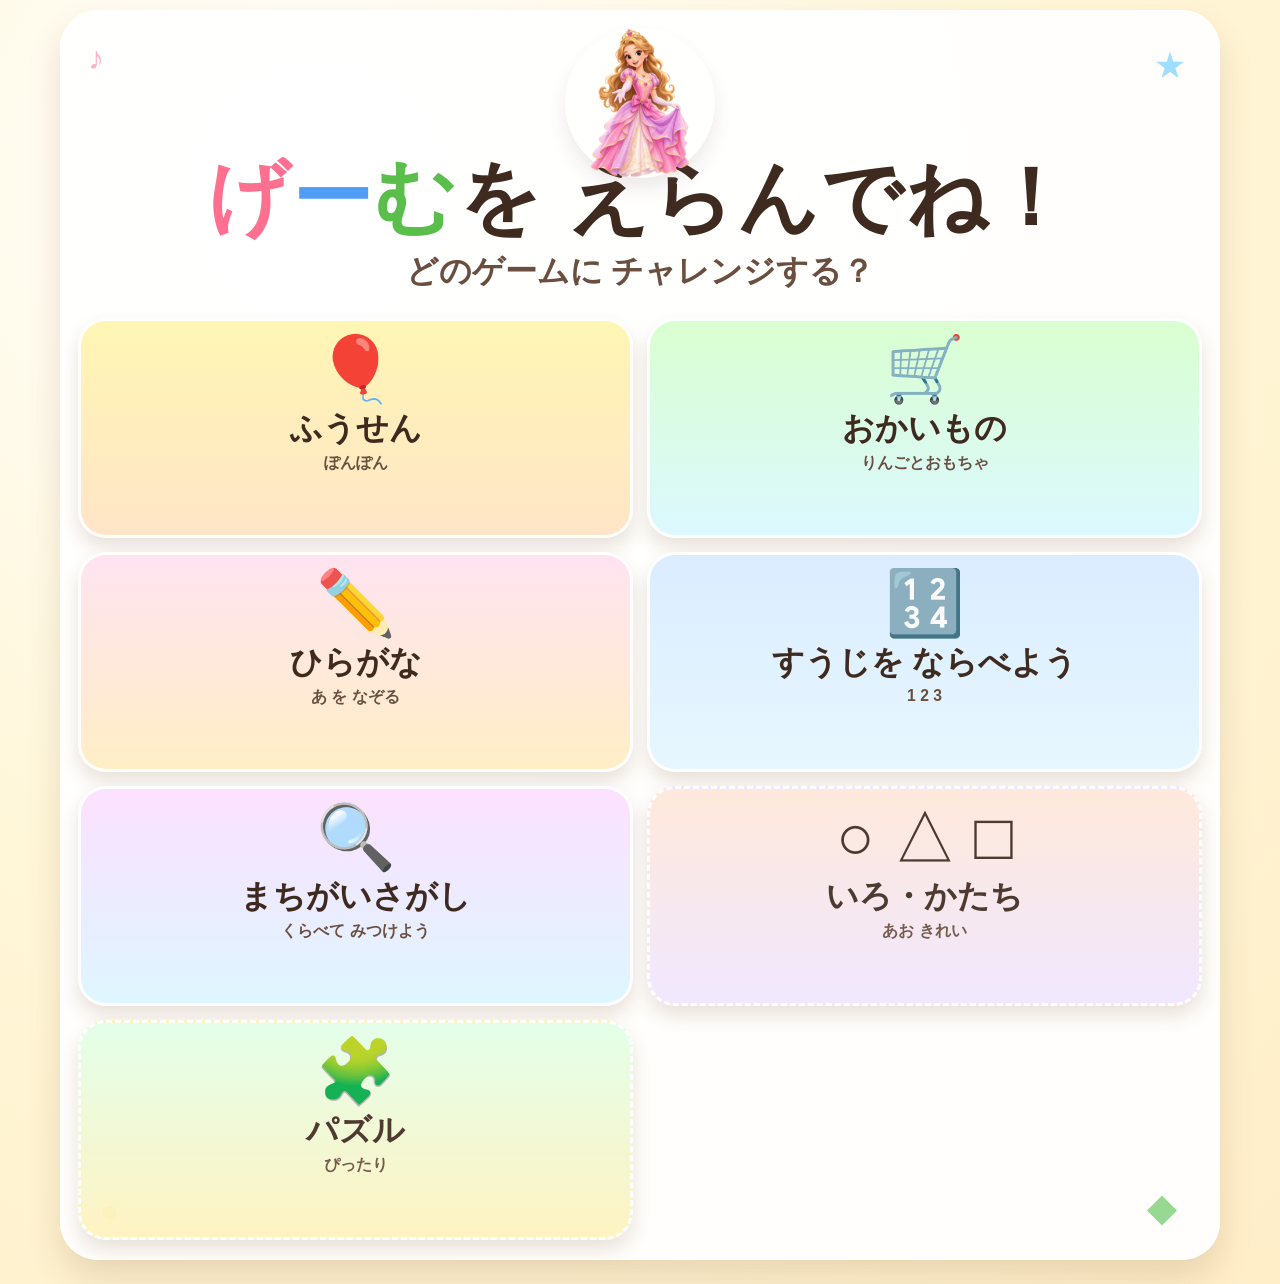
<file: index.html>
<!DOCTYPE html>
<html lang="ja">
  <head>
    <meta charset="utf-8" />
    <meta name="viewport" content="width=device-width, initial-scale=1.0, maximum-scale=1.0, user-scalable=no" />
    <title>ChildGames - ゲームを選ぶ</title>
    <style>
      :root {
        --paper: rgba(255, 255, 255, 0.94);
        --text: #3f2a1f;
        --sub: #6a4f41;
        --green: #59bf4a;
        --blue: #4f9df7;
        --pink: #ff6f8f;
        --orange: #ffb13b;
        --shadow: rgba(120, 72, 37, 0.16);
      }

      * {
        box-sizing: border-box;
      }

      body {
        margin: 0;
        min-height: 100dvh;
        font-family: "Hiragino Kaku Gothic Pro", "Yu Gothic", "Arial", sans-serif;
        background: radial-gradient(circle at 25% 15%, #ffffff 0%, #fff7d9 48%, #ffeec8 100%);
        color: var(--text);
        overflow: hidden auto;
      }

      .page-shell {
        position: relative;
        width: min(1160px, calc(100% - 24px));
        margin: 10px auto 24px;
        padding: 18px 18px 20px;
        border-radius: 38px;
        background: var(--paper);
        box-shadow: 0 18px 34px var(--shadow), inset 0 0 0 2px rgba(255, 255, 255, 0.95);
      }

      .float-shape {
        position: absolute;
        font-size: clamp(1.2rem, 3vw, 2rem);
        opacity: 0.8;
        pointer-events: none;
      }

      .shape-a { left: 28px; top: 30px; color: #f7a1bc; }
      .shape-b { right: 34px; top: 34px; color: #88d7ff; }
      .shape-c { left: 40px; bottom: 30px; color: #ffc851; }
      .shape-d { right: 42px; bottom: 26px; color: #7ecf79; }

      .princess-wrap {
        position: absolute;
        left: 50%;
        top: 18px;
        transform: translateX(-50%);
        width: 150px;
        height: 150px;
        z-index: 2;
      }

      .princess-button {
        width: 100%;
        height: 100%;
        border: none;
        background: transparent;
        padding: 0;
        cursor: pointer;
        display: block;
        border-radius: 50%;
        box-shadow: 0 12px 18px rgba(126, 82, 98, 0.12);
      }

      .princess-button img {
        display: block;
        width: 100%;
        height: 100%;
        object-fit: contain;
        pointer-events: none;
      }

      .princess-button:active {
        transform: scale(0.97);
      }

      .hero {
        text-align: center;
        padding: 110px 0 4px;
      }

      .title {
        margin: 16px 0 8px;
        font-size: clamp(2.1rem, 7.6vw, 5rem);
        line-height: 1.1;
        letter-spacing: 0.03em;
        font-weight: 900;
      }

      .title .green { color: var(--green); }
      .title .blue { color: var(--blue); }
      .title .pink { color: var(--pink); }

      .lead {
        margin: 0;
        font-size: clamp(1.1rem, 3vw, 2rem);
        font-weight: 800;
        color: var(--sub);
      }

      .game-grid {
        display: grid;
        grid-template-columns: repeat(2, minmax(0, 1fr));
        gap: 14px;
        margin-top: 20px;
      }

      .card {
        display: flex;
        flex-direction: column;
        align-items: center;
        min-height: 220px;
        padding: 16px 14px 14px;
        border: 3px solid rgba(255, 255, 255, 0.95);
        border-radius: 28px;
        box-shadow: 0 10px 18px var(--shadow);
        text-align: center;
        text-decoration: none;
        color: var(--text);
        transform: translateY(0);
        transition: transform 0.12s ease, box-shadow 0.12s ease, filter 0.12s ease;
        touch-action: manipulation;
        user-select: none;
      }

      .card:active {
        transform: translateY(2px) scale(0.985);
      }

      .card--balloon {
        background: linear-gradient(180deg, #fff6b4, #ffe5c7);
      }

      .card--shopping {
        background: linear-gradient(180deg, #d9ffd0, #dcf8ff);
      }

      .card--hiragana {
        background: linear-gradient(180deg, #ffe4f1, #ffeec6);
      }

      .card--number {
        background: linear-gradient(180deg, #dbecff, #e6f7ff);
      }

      .card--difference {
        background: linear-gradient(180deg, #fce1ff, #def6ff);
      }

      .card--color {
        background: linear-gradient(180deg, #ffe8d9, #f0e7ff);
      }

      .card--puzzle {
        background: linear-gradient(180deg, #e2ffe9, #fff3be);
      }

      .card--future {
        opacity: 0.92;
        border-style: dashed;
      }

      .card-art {
        display: block;
        font-size: clamp(2.6rem, 7vw, 4rem);
        line-height: 1;
        margin-bottom: 8px;
      }

      .card-title {
        display: block;
        font-size: clamp(1.25rem, 3.2vw, 2rem);
        font-weight: 900;
        line-height: 1.2;
      }

      .card-sub {
        display: block;
        margin-top: 6px;
        font-size: clamp(0.78rem, 2vw, 0.98rem);
        font-weight: 700;
        color: var(--sub);
      }

      @media (max-width: 640px) {
        body {
          overflow-x: hidden;
        }

        .page-shell {
          width: calc(100% - 8px);
          margin: 0 auto;
          border-radius: 20px;
          min-height: auto;
          padding: 8px 8px 10px;
        }

        .princess-wrap {
          width: 96px;
          height: 96px;
          left: 50%;
          top: 6px;
        }

        .hero {
          padding: 84px 0 2px;
        }

        .title {
          margin: 8px 0 4px;
          font-size: clamp(1.7rem, 7vw, 2.7rem);
        }

        .lead {
          font-size: 0.94rem;
        }

        .game-grid {
          grid-template-columns: repeat(2, minmax(0, 1fr));
          gap: 8px;
          margin-top: 10px;
        }

        .card {
          min-height: 118px;
          border-radius: 18px;
          padding: 8px 6px;
          border-width: 3px;
        }

        .card-art {
          font-size: 1.9rem;
          margin-bottom: 4px;
        }

        .card-title {
          font-size: 0.98rem;
        }

        .card-sub {
          margin-top: 3px;
          font-size: 0.7rem;
        }

        .float-shape {
          display: none;
        }
      }
    </style>
  </head>
  <body>
    <div class="page-shell">
      <span class="float-shape shape-a" aria-hidden="true">♪</span>
      <span class="float-shape shape-b" aria-hidden="true">★</span>
      <span class="float-shape shape-c" aria-hidden="true">●</span>
      <span class="float-shape shape-d" aria-hidden="true">◆</span>

      <div class="princess-wrap">
        <button id="princessBtn" class="princess-button" type="button" aria-label="音声を再生">
          <img src="./images/princess1.png" alt="プリンセス" />
        </button>
      </div>

      <header class="hero">
        <h1 class="title"><span class="pink">げ</span><span class="blue">ー</span><span class="green">む</span>を えらんでね！</h1>
        <p class="lead">どのゲームに チャレンジする？</p>
      </header>

      <main class="game-grid" aria-label="ゲーム一覧">
        <a class="card card--balloon" href="games/balloon.html" aria-label="風船ゲーム">
          <span class="card-art" aria-hidden="true">🎈</span>
          <span class="card-title">ふうせん</span>
          <span class="card-sub">ぽんぽん</span>
        </a>

        <a class="card card--shopping" href="games/shopping.html" aria-label="おかいもの">
          <span class="card-art" aria-hidden="true">🛒</span>
          <span class="card-title">おかいもの</span>
          <span class="card-sub">りんごとおもちゃ</span>
        </a>

        <a class="card card--hiragana" href="games/hiragana.html" aria-label="ひらがな">
          <span class="card-art" aria-hidden="true">✏️</span>
          <span class="card-title">ひらがな</span>
          <span class="card-sub">あ を なぞる</span>
        </a>

        <a class="card card--number" href="games/numbers.html" aria-label="すうじをならべよう">
          <span class="card-art" aria-hidden="true">🔢</span>
          <span class="card-title">すうじを ならべよう</span>
          <span class="card-sub">1 2 3</span>
        </a>

        <a class="card card--difference" href="games/difference.html" aria-label="まちがいさがし">
          <span class="card-art" aria-hidden="true">🔍</span>
          <span class="card-title">まちがいさがし</span>
          <span class="card-sub">くらべて みつけよう</span>
        </a>

        <div class="card card--color card--future" aria-label="いろとかたちゲーム">
          <span class="card-art" aria-hidden="true">○ △ □</span>
          <span class="card-title">いろ・かたち</span>
          <span class="card-sub">あお きれい</span>
        </div>

        <div class="card card--puzzle card--future" aria-label="パズルゲーム">
          <span class="card-art" aria-hidden="true">🧩</span>
          <span class="card-title">パズル</span>
          <span class="card-sub">ぴったり</span>
        </div>
      </main>

    </div>

    <script>
      (() => {
        const topAudio = new Audio('games/sounds/Top.mp3');
        topAudio.preload = 'auto';

        const playTopAudio = () => {
          topAudio.currentTime = 0;
          topAudio.play().catch(() => {});
        };

        const princessBtn = document.getElementById('princessBtn');
        if (princessBtn) {
          princessBtn.addEventListener('click', playTopAudio);
        }
      })();
    </script>
  </body>
</html>
</file>
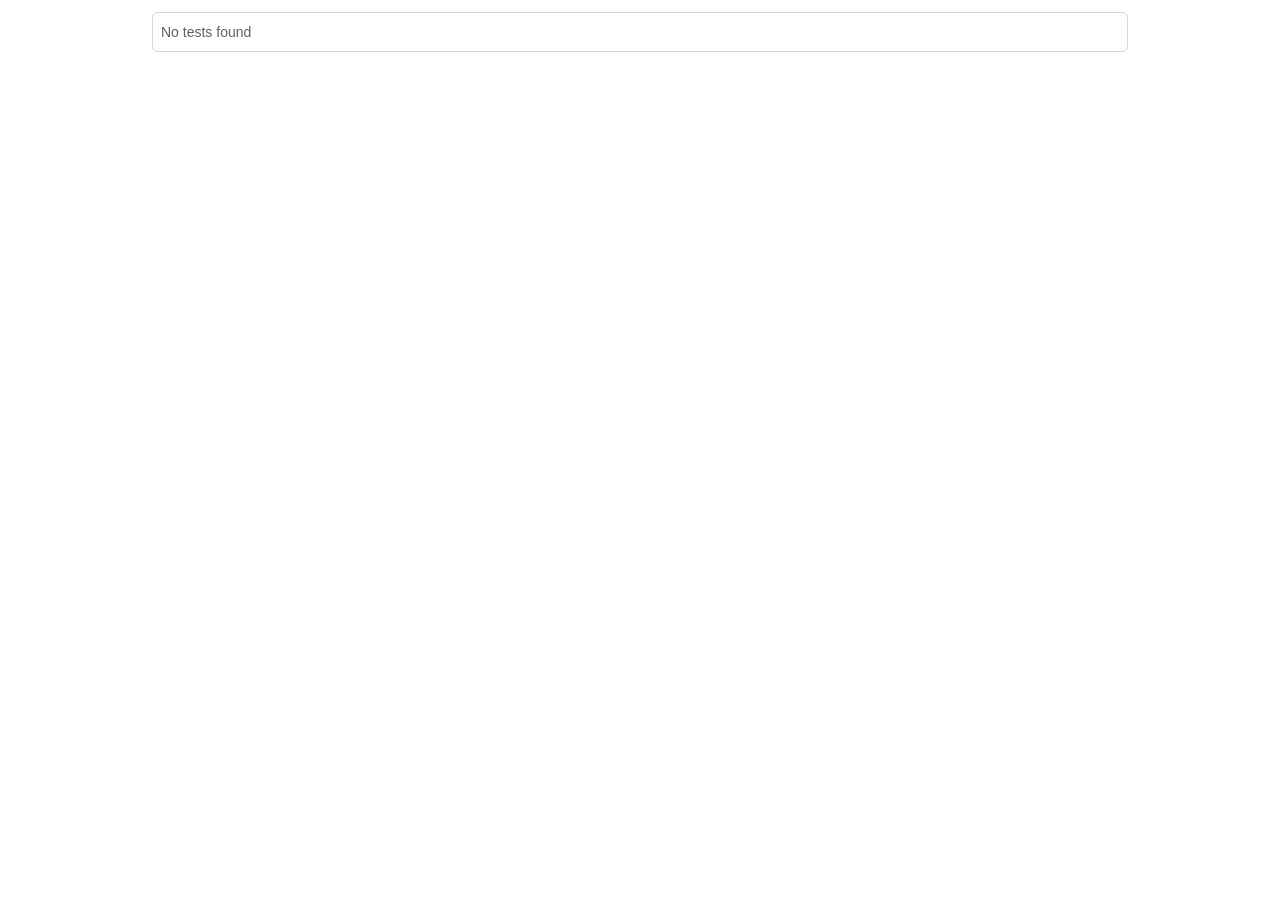
<file: node_modules/playwright-core/lib/vite/htmlReport/index.html>
<!DOCTYPE html>
<html style='scrollbar-gutter: stable both-edges;'>
  <head>
    <meta charset='UTF-8'>
    <meta name='color-scheme' content='dark light'>
    <meta name='viewport' content='width=device-width, initial-scale=1.0'>
    <title>Playwright Test Report</title>
    <script type="module" crossorigin src="./report.js"></script>
    <link rel="stylesheet" crossorigin href="./report.css">
  </head>
  <body>
    <div id='root'></div>
  </body>
</html>
</file>
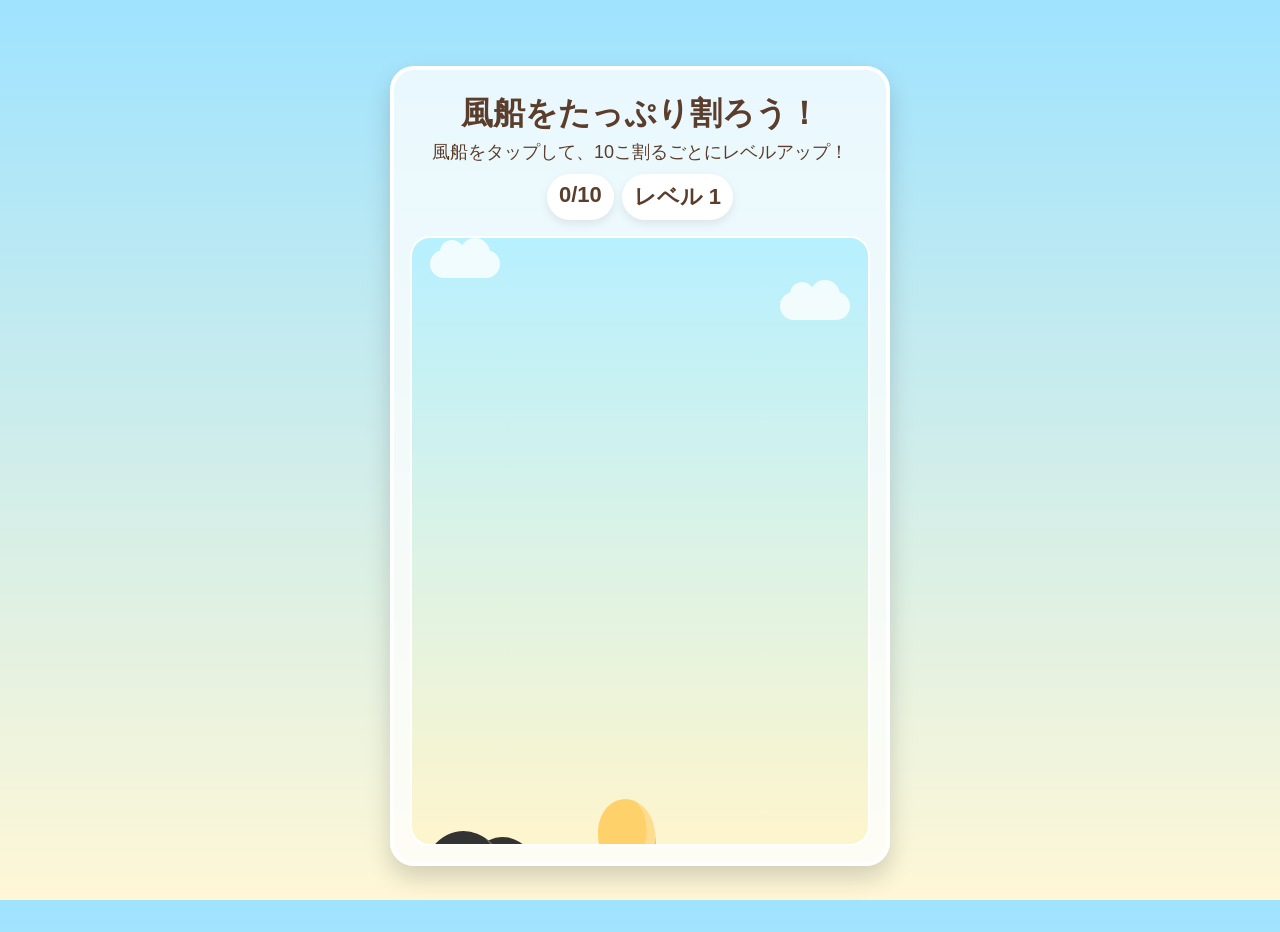
<file: games/balloon.html>
<!DOCTYPE html>
<html lang="ja">
  <head>
    <meta charset="UTF-8" />
    <meta name="viewport" content="width=device-width, initial-scale=1.0, maximum-scale=1.0, user-scalable=no" />
    <title>ふわふわ風船ゲーム - Balloon (v1.0)</title>
    <link rel="stylesheet" href="./game-common.css" />
    <style>
      :root {
        --bg: #fff7d6;
        --sky: #9fe3ff;
        --text: #5a3d2b;
      }
      html,
      body {
        height: 100%;
        margin: 0;
      }
      body {
        font-family: "Yomogi", "Comic Sans MS", "Trebuchet MS", sans-serif;
        background: linear-gradient(180deg, var(--sky) 0%, var(--bg) 100%);
        color: var(--text);
        display: flex;
        align-items: center;
        justify-content: center;
        padding: 16px;
      }
      .game {
        width: min(100%, 460px);
        height: min(92vh, 760px);
        background: rgba(255, 255, 255, 0.75);
        border: 4px solid #fff;
        border-radius: 24px;
        box-shadow: 0 12px 24px rgba(0, 0, 0, 0.16);
        padding: 16px;
        display: flex;
        flex-direction: column;
        position: relative;
        overflow: hidden;
      }
      .header {
        text-align: center;
      }
      .header h1 {
        margin: 6px 0 4px;
        font-size: clamp(24px, 5vw, 32px);
      }
      .header p {
        margin: 0;
        font-size: clamp(14px, 3.5vw, 18px);
      }
      .hud {
        display: flex;
        justify-content: center;
        gap: 8px;
        flex-wrap: wrap;
        margin: 10px 0 8px;
      }
      .badge {
        font-size: clamp(16px, 3.8vw, 22px);
        font-weight: 700;
        background: #fff;
        border-radius: 999px;
        padding: 8px 12px;
        display: inline-block;
        box-shadow: 0 4px 10px rgba(0, 0, 0, 0.08);
      }
      .stage {
        flex: 1;
        position: relative;
        border-radius: 20px;
        overflow: hidden;
        background: linear-gradient(180deg, #b7f0ff 0%, #fef5cd 100%);
        margin-top: 8px;
        border: 2px solid #fff;
      }
      .cloud {
        position: absolute;
        top: 12px;
        width: 70px;
        height: 28px;
        background: white;
        border-radius: 999px;
        opacity: 0.8;
      }
      .cloud::before,
      .cloud::after {
        content: "";
        position: absolute;
        background: white;
        border-radius: 50%;
      }
      .cloud::before {
        width: 24px;
        height: 24px;
        left: 10px;
        top: -10px;
      }
      .cloud::after {
        width: 30px;
        height: 30px;
        right: 10px;
        top: -12px;
      }
      .cloud.left {
        left: 18px;
      }
      .cloud.right {
        right: 18px;
        top: 54px;
      }
      .balloon {
        position: absolute;
        width: clamp(56px, 14vw, 90px);
        height: clamp(72px, 18vw, 112px);
        border: none;
        background: transparent;
        padding: 0;
        cursor: pointer;
        transition: transform 0.15s ease;
        animation: bob 1.8s ease-in-out infinite;
        will-change: transform;
        touch-action: manipulation;
        -webkit-tap-highlight-color: transparent;
        user-select: none;
      }
      .balloon span {
        pointer-events: none;
      }
      .balloon:active {
        transform: scale(0.94);
      }
      .balloon .body {
        position: absolute;
        inset: 0;
        background: var(--balloon);
        border-radius: 50% 50% 45% 45%;
        box-shadow: inset -8px -8px 0 rgba(255, 255, 255, 0.25), 0 8px 0 var(--balloon-shadow);
        transform: rotate(-6deg);
      }
      .balloon .tail {
        position: absolute;
        left: 50%;
        bottom: -8px;
        width: 4px;
        height: 26px;
        background: #d45b5b;
        transform: translateX(-50%);
      }
      .balloon .knot {
        position: absolute;
        left: 50%;
        bottom: -16px;
        width: 12px;
        height: 12px;
        background: #d45b5b;
        border-radius: 50%;
        transform: translateX(-50%);
      }
      .balloon.popped {
        animation: none;
        pointer-events: none;
      }
      .balloon.popped .body {
        background: #ffd4d4;
        box-shadow: inset 0 0 0 rgba(255, 255, 255, 0.25);
        transform: scale(0.8) rotate(12deg);
      }
      .balloon.popped .tail,
      .balloon.popped .knot {
        opacity: 0;
      }
      .stars {
        position: absolute;
        inset: 0;
        pointer-events: none;
        z-index: 3;
      }
      .star {
        position: absolute;
        width: 10px;
        height: 10px;
        background: #ffd54f;
        clip-path: polygon(50% 0%, 61% 35%, 100% 50%, 61% 65%, 50% 100%, 39% 65%, 0% 50%, 39% 35%);
        animation: burst 0.7s ease-out forwards;
        opacity: 0;
        box-shadow: 0 0 10px #ffd54f;
      }
      .level-notice {
        position: absolute;
        top: 12px;
        left: 50%;
        transform: translateX(-50%);
        padding: 8px 14px;
        border-radius: 999px;
        background: rgba(255, 255, 255, 0.95);
        border: 3px solid #ff9f1c;
        color: #5a3d2b;
        font-weight: 700;
        opacity: 0;
        pointer-events: none;
        transition: opacity 0.25s ease;
        z-index: 4;
      }
      .level-notice.show {
        opacity: 1;
      }
      .ghost-overlay {
        position: absolute;
        inset: 0;
        background: rgba(0, 0, 0, 0.5);
        display: flex;
        justify-content: center;
        align-items: center;
        opacity: 0;
        pointer-events: none;
        transition: opacity 0.25s ease;
        z-index: 5;
      }
      .ghost-overlay.show {
        opacity: 1;
      }
      .ghost-icon {
        font-size: clamp(80px, 18vw, 160px);
        filter: drop-shadow(0 0 20px rgba(255, 255, 255, 0.85));
      }
      .gameover-overlay {
        position: absolute;
        inset: 0;
        background: rgba(0, 0, 0, 0.7);
        display: flex;
        justify-content: center;
        align-items: center;
        opacity: 0;
        pointer-events: none;
        transition: opacity 0.25s ease;
        z-index: 6;
      }
      .gameover-overlay.show {
        opacity: 1;
        pointer-events: all;
      }
      .gameover-box {
        background: #fff;
        border-radius: 24px;
        box-shadow: 0 10px 24px rgba(0, 0, 0, 0.18);
        padding: 24px 28px;
        text-align: center;
        max-width: 280px;
        animation: popIn 0.35s ease-out;
      }
      .gameover-box h2 {
        margin: 0 0 10px;
        font-size: clamp(24px, 5vw, 30px);
      }
      .gameover-box p {
        margin: 0 0 18px;
        font-size: clamp(16px, 3.5vw, 18px);
      }
      @keyframes popIn {
        from {
          transform: scale(0.8);
          opacity: 0;
        }
        to {
          transform: scale(1);
          opacity: 1;
        }
      }
      @keyframes bob {
        0%,
        100% {
          transform: translateY(0px);
        }
        50% {
          transform: translateY(-8px);
        }
      }
      @keyframes burst {
        0% {
          opacity: 1;
          transform: scale(0.4) translate(0, 0);
        }
        100% {
          opacity: 0;
          transform: scale(1.2) translate(var(--x), var(--y));
        }
      }
      @media (max-width: 480px) {
        .game {
          height: 100vh;
          border-radius: 0;
          border-width: 0;
          padding: 12px;
        }
        .stage {
          border-radius: 16px;
        }
      }
    </style>
  </head>
  <body>
    <div class="game-shell">
      <div class="game">
        <div class="header">
          <h1>風船をたっぷり割ろう！</h1>
          <p>風船をタップして、10こ割るごとにレベルアップ！</p>
          <div class="hud">
            <div class="badge" id="counter">0/10</div>
            <div class="badge" id="level">レベル 1</div>
          </div>
        </div>
        <div class="stage" id="stage">
          <div class="cloud left"></div>
          <div class="cloud right"></div>
          <div class="stars" id="stars"></div>
          <div class="ghost-overlay" id="ghostOverlay">
            <div class="ghost-icon">👻</div>
          </div>
          <div class="gameover-overlay" id="gameoverOverlay">
            <div class="gameover-box">
              <h2>残念！</h2>
              <p>またチャレンジしてね★</p>
              <button class="retry" id="retry">最初から</button>
            </div>
          </div>
          <div class="level-notice" id="levelNotice">レベルアップ！</div>
        </div>
      </div>
    </div>
    <script src="./game-common.js"></script>
    <script>
      const stage = document.getElementById("stage");
      const starsBox = document.getElementById("stars");
      const counter = document.getElementById("counter");
      const levelDisplay = document.getElementById("level");
      const levelNotice = document.getElementById("levelNotice");
      const ghostOverlay = document.getElementById("ghostOverlay");
      const gameoverOverlay = document.getElementById("gameoverOverlay");
      const retryButton = document.getElementById("retry");

      const popGoal = 10;
      let poppedCount = 0;
      let ghostPops = 0;
      let level = 1;
      let balloons = [];
      let animationFrameId = null;
      let lastTime = 0;
      let gameOver = false;
      let audioContext = null;
      const balloonColors = [
        { body: "#ff6b6b", shadow: "#ff4d4d", tail: "#d45b5b" },
        { body: "#6ec1ff", shadow: "#4a9fe7", tail: "#397acc" },
        { body: "#ffd16a", shadow: "#f4b749", tail: "#d8972d" },
        { body: "#8d6cff", shadow: "#744be6", tail: "#5d38b4" },
        { body: "#6cd6b3", shadow: "#44b48f", tail: "#2a8b74" },
        { body: "#ff91d3", shadow: "#f56fb6", tail: "#d34b8d" },
        { body: "#333333", shadow: "#000000", tail: "#333333", ghost: true },
      ];

      function showLevelNotice(text) {
        levelNotice.textContent = text;
        levelNotice.classList.add("show");
        clearTimeout(levelNotice.timeoutId);
        levelNotice.timeoutId = setTimeout(() => {
          levelNotice.classList.remove("show");
        }, 900);
      }

      function createBalloon() {
        const button = document.createElement("button");
        button.className = "balloon";
        button.type = "button";

        const size = 56 + Math.random() * 34;
        const stageWidth = Math.max(120, stage.clientWidth - 24);
        const x = 8 + Math.random() * Math.max(1, stageWidth - size - 16);
        const y = stage.clientHeight + 20 + Math.random() * 60;
        const speed = 70 + (level - 1) * 18 + Math.random() * 10;
        const color = balloonColors[Math.floor(Math.random() * balloonColors.length)];

        button.style.left = `${x}px`;
        button.style.top = `${y}px`;
        button.style.width = `${size}px`;
        button.style.height = `${size * 1.25}px`;
        button.innerHTML = `<span class="body"></span><span class="tail"></span><span class="knot"></span>`;

        const body = button.querySelector(".body");
        const tail = button.querySelector(".tail");
        const knot = button.querySelector(".knot");
        if (body) {
          body.style.background = color.body;
          body.style.boxShadow = `inset -8px -8px 0 rgba(255,255,255,0.25), 0 8px 0 ${color.shadow}`;
        }
        if (tail) {
          tail.style.background = color.tail;
        }
        if (knot) {
          knot.style.background = color.tail;
        }

        const popHandler = (event) => {
          event.preventDefault();
          event.stopPropagation();
          popBalloon(button, Boolean(color.ghost));
        };

        button.addEventListener("pointerdown", popHandler, { passive: false });

        balloons.push({ element: button, y, speed, size });
        stage.appendChild(button);
      }

      function removeBalloon(button) {
        balloons = balloons.filter((item) => item.element !== button);
      }

      function showGhostOverlay() {
        ghostOverlay.classList.add("show");
        clearTimeout(ghostOverlay.timeoutId);
        ghostOverlay.timeoutId = setTimeout(() => {
          ghostOverlay.classList.remove("show");
        }, 900);
      }

      function showGameOver() {
        gameOver = true;
        gameoverOverlay.classList.add("show");
        playGameOverMusic().catch(() => console.warn("audio fail"));
      }

      function hideGameOver() {
        gameOver = false;
        gameoverOverlay.classList.remove("show");
      }

      function popBalloon(button, isGhost) {
        if (gameOver || button.classList.contains("popped")) return;
        button.classList.add("popped");
        poppedCount += 1;
        counter.textContent = `${poppedCount}/${popGoal}`;
        if (isGhost) {
          ghostPops += 1;
          showGhostOverlay();
          if (ghostPops >= 3) {
            showGameOver();
          }
        }
        burstStars(button);
        if (!gameOver && poppedCount >= popGoal) {
          level += 1;
          poppedCount = 0;
          counter.textContent = `0/${popGoal}`;
          levelDisplay.textContent = `レベル ${level}`;
          showLevelNotice(`レベル ${level}!`);
        }
        setTimeout(() => {
          if (button.parentNode) {
            button.remove();
          }
          removeBalloon(button);
          if (!gameOver) {
            createBalloon();
          }
        }, 180);
      }

      function burstStars(button) {
        const rect = button.getBoundingClientRect();
        const stageRect = stage.getBoundingClientRect();
        const centerX = rect.left - stageRect.left + rect.width / 2;
        const centerY = rect.top - stageRect.top + rect.height / 2;
        for (let i = 0; i < 12; i += 1) {
          const star = document.createElement("span");
          star.className = "star";
          const angle = (i / 12) * Math.PI * 2;
          const distance = 35 + Math.random() * 30;
          star.style.left = `${centerX}px`;
          star.style.top = `${centerY}px`;
          star.style.setProperty("--x", `${Math.cos(angle) * distance}px`);
          star.style.setProperty("--y", `${Math.sin(angle) * distance}px`);
          starsBox.appendChild(star);
          setTimeout(() => star.remove(), 700);
        }
      }

      async function playGameOverMusic() {
        const AudioContext = window.AudioContext || window.webkitAudioContext;
        if (!AudioContext) return;
        if (!audioContext) audioContext = new AudioContext();
        if (audioContext.state === "suspended") {
          try {
            await audioContext.resume();
          } catch {
            return;
          }
        }
        const now = audioContext.currentTime;
        const notes = [220, 196, 174, 164];
        const gain = audioContext.createGain();
        gain.gain.setValueAtTime(0.03, now);
        gain.connect(audioContext.destination);
        notes.forEach((freq, index) => {
          const osc = audioContext.createOscillator();
          osc.type = index % 2 === 0 ? "triangle" : "sine";
          osc.frequency.setValueAtTime(freq, now + index * 0.18);
          osc.connect(gain);
          osc.start(now + index * 0.18);
          osc.stop(now + index * 0.18 + 0.32);
        });
        gain.gain.exponentialRampToValueAtTime(0.0001, now + 1.1);
      }

      function animate(time) {
        if (!lastTime) lastTime = time;
        const delta = Math.min((time - lastTime) / 1000, 0.03);
        lastTime = time;
        balloons.forEach((balloon) => {
          balloon.y -= balloon.speed * delta;
          balloon.element.style.top = `${balloon.y}px`;
          if (balloon.y + balloon.size < -40) {
            if (balloon.element.parentNode) balloon.element.remove();
            removeBalloon(balloon.element);
            createBalloon();
          }
        });
        animationFrameId = window.requestAnimationFrame(animate);
      }

      function resetGame() {
        poppedCount = 0;
        ghostPops = 0;
        level = 1;
        gameOver = false;
        counter.textContent = `0/${popGoal}`;
        levelDisplay.textContent = "レベル 1";
        starsBox.innerHTML = "";
        hideGameOver();
        balloons.forEach((b) => b.element.remove());
        balloons = [];
        if (animationFrameId) window.cancelAnimationFrame(animationFrameId);
        lastTime = 0;
        for (let i = 0; i < 4; i += 1) createBalloon();
        animationFrameId = window.requestAnimationFrame(animate);
      }

      retryButton.addEventListener("click", resetGame);
      resetGame();
    </script>
  </body>
</html>
</file>
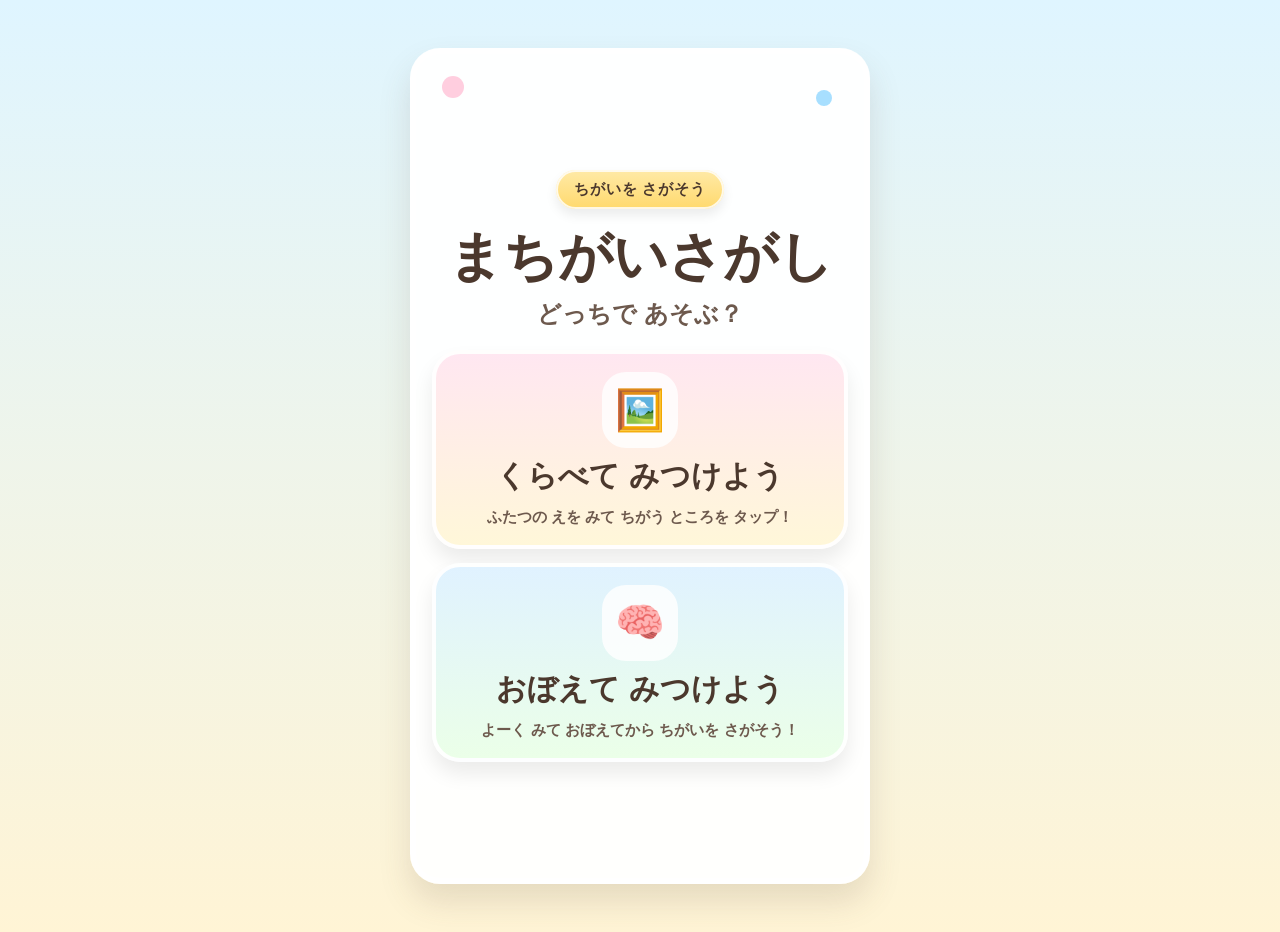
<file: games/difference.html>
<!DOCTYPE html>
<html lang="ja">
  <head>
    <meta charset="UTF-8" />
    <meta name="viewport" content="width=device-width, initial-scale=1.0, maximum-scale=1.0, user-scalable=no" />
    <title>まちがいさがし</title>
    <link rel="stylesheet" href="./game-common.css" />
    <link rel="stylesheet" href="./difference.css" />
  </head>
  <body>
    <div class="game-shell">
      <div class="app difference-app">
        <section id="modeScreen" class="screen show" aria-label="モード選択">
          <div class="title-box">
            <div class="badge">ちがいを さがそう</div>
            <h1>まちがいさがし</h1>
            <p class="lead">どっちで あそぶ？</p>

            <div class="mode-grid">
              <button class="mode-card mode-card--compare" type="button" data-mode="compare" aria-label="くらべてみつけよう">
                <span class="mode-art" aria-hidden="true">🖼️</span>
                <span class="mode-title">くらべて みつけよう</span>
                <span class="mode-text">ふたつの えを みて ちがう ところを タップ！</span>
              </button>

              <button class="mode-card mode-card--memory" type="button" data-mode="memory" aria-label="おぼえてみつけよう">
                <span class="mode-art" aria-hidden="true">🧠</span>
                <span class="mode-title">おぼえて みつけよう</span>
                <span class="mode-text">よーく みて おぼえてから ちがいを さがそう！</span>
              </button>
            </div>
          </div>
        </section>

        <section id="gameScreen" class="screen" aria-label="ゲーム画面">
          <div class="game-header">
            <button id="backBtn" type="button" class="mini-btn">もどる</button>
            <div id="modeBadge" class="mode-pill">まちがいさがし</div>
            <button id="retryBtn" type="button" class="mini-btn">やりなおし</button>
          </div>

          <div id="instructionText" class="instruction-text" aria-live="polite">ちがう ところを タップしてね！</div>
          <div id="feedbackText" class="feedback-text" aria-live="polite"></div>

          <div id="compareStage" class="stage-box">
            <div class="compare-grid">
              <div class="picture-card">
                <div class="picture-label">ひだり</div>
                <div class="image-panel" id="compareLeftPanel">
                  <img id="compareLeftImage" class="scene-image" alt="まちがいさがしの左の絵" />
                  <div class="marker-layer" id="compareLeftMarkers"></div>
                  <button id="compareLeftHitbox" class="image-hitbox" type="button" aria-label="左の絵をタップ"></button>
                </div>
              </div>

              <div class="picture-card">
                <div class="picture-label">みぎ</div>
                <div class="image-panel" id="compareRightPanel">
                  <img id="compareRightImage" class="scene-image" alt="まちがいさがしの右の絵" />
                  <div class="marker-layer" id="compareRightMarkers"></div>
                  <button id="compareRightHitbox" class="image-hitbox" type="button" aria-label="右の絵をタップ"></button>
                </div>
              </div>
            </div>
          </div>

          <div id="memoryStage" class="stage-box memory-stage hidden">
            <div class="picture-card picture-card--single">
              <div class="picture-label">おぼえた もの</div>
              <div id="memoryBoard" class="memory-board" aria-live="polite"></div>
              <div id="memoryOptions" class="memory-options" aria-live="polite"></div>
            </div>
          </div>
        </section>

        <section id="clearScreen" class="screen" aria-label="クリア画面">
          <div class="clear-box">
            <div class="clear-icon" aria-hidden="true">
              <img src="../images/princess2.png" alt="プリンセス" />
            </div>
            <h2>せいかい！</h2>
            <p id="clearText" class="clear-text">もういちど あそぼう！</p>
            <button id="clearRestartBtn" class="primary-btn" type="button">もう一度</button>
          </div>
        </section>
      </div>
    </div>

    <script src="./game-common.js"></script>
    <script src="./difference.js"></script>
  </body>
</html>
</file>
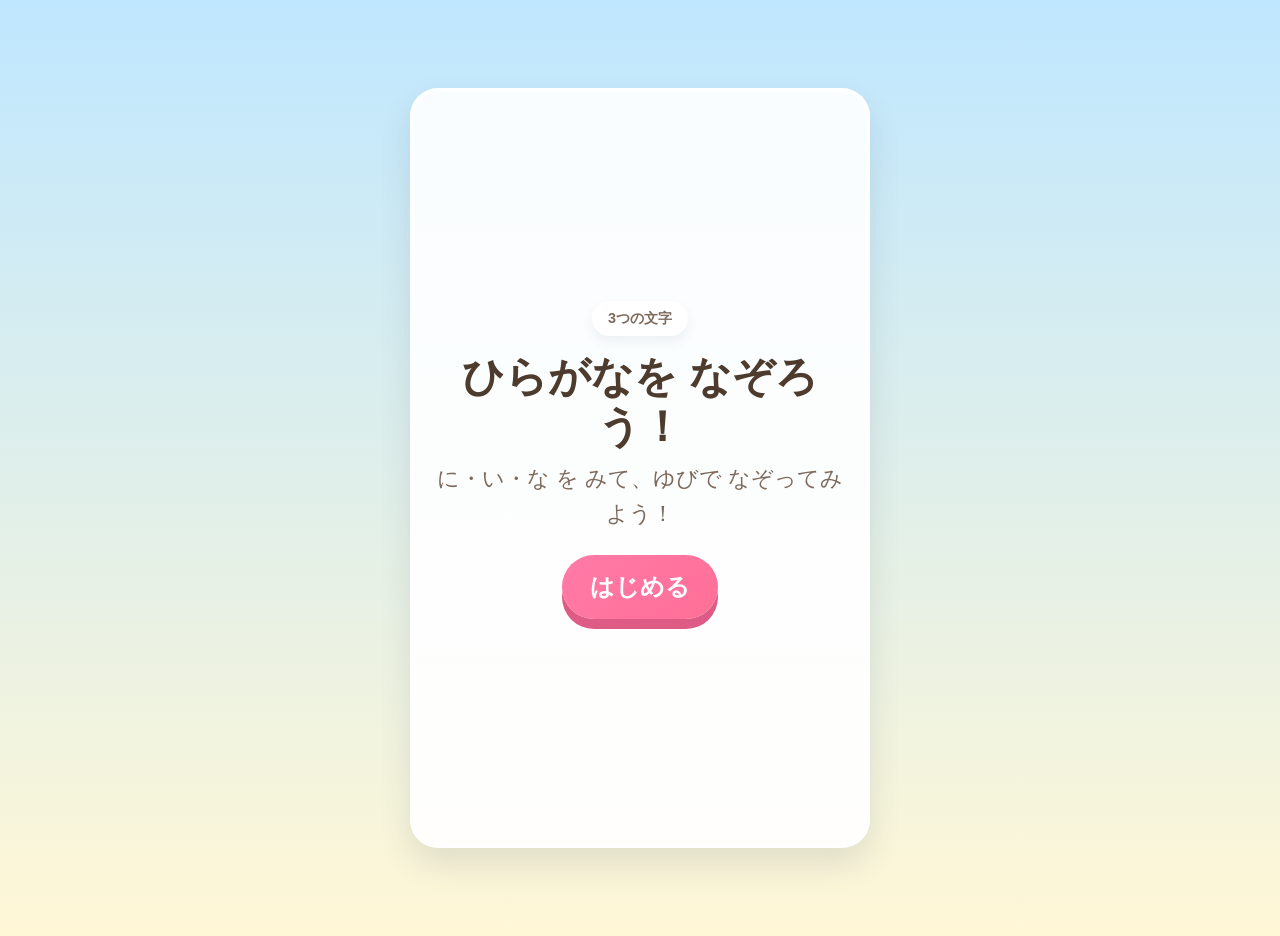
<file: games/hiragana.html>
<!DOCTYPE html>
<html lang="ja">
  <head>
    <meta charset="UTF-8" />
    <meta name="viewport" content="width=device-width, initial-scale=1.0, maximum-scale=1.0, user-scalable=no" />
    <title>ひらがな なぞり</title>
    <link rel="stylesheet" href="./game-common.css" />
    <link rel="stylesheet" href="./hiragana.css" />
  </head>
  <body>
    <div class="game-shell">
      <div class="app">
        <section id="titleScreen" class="screen show">
          <div class="title-box">
            <div class="badge">3つの文字</div>
            <h1>ひらがなを なぞろう！</h1>
            <p class="lead">に・い・な を みて、ゆびで なぞってみよう！</p>
            <button id="startBtn" class="primary-btn" type="button">はじめる</button>
          </div>
        </section>

        <section id="practiceScreen" class="screen">
          <div class="practice-box">
            <div class="header">
              <div id="progressText" class="badge">1 / 3</div>
              <button id="retryBtn" class="secondary-btn" type="button">やりなおす</button>
            </div>

            <div id="wordLabel" class="word-label">に</div>

            <div class="canvas-wrap">
              <canvas id="hiraganaCanvas" width="360" height="360"></canvas>
            </div>

            <div id="statusText" class="status-text">ゆびで なぞってみよう！</div>
          </div>
        </section>

        <section id="clearScreen" class="screen">
          <div class="clear-box">
            <div class="celebrate">ぜんぶ できたね！</div>
            <button id="restartBtn" class="primary-btn" type="button">もういちど</button>
          </div>
        </section>
      </div>
    </div>

    <script src="./game-common.js"></script>
    <script src="./hiragana.js"></script>
  </body>
</html>
</file>
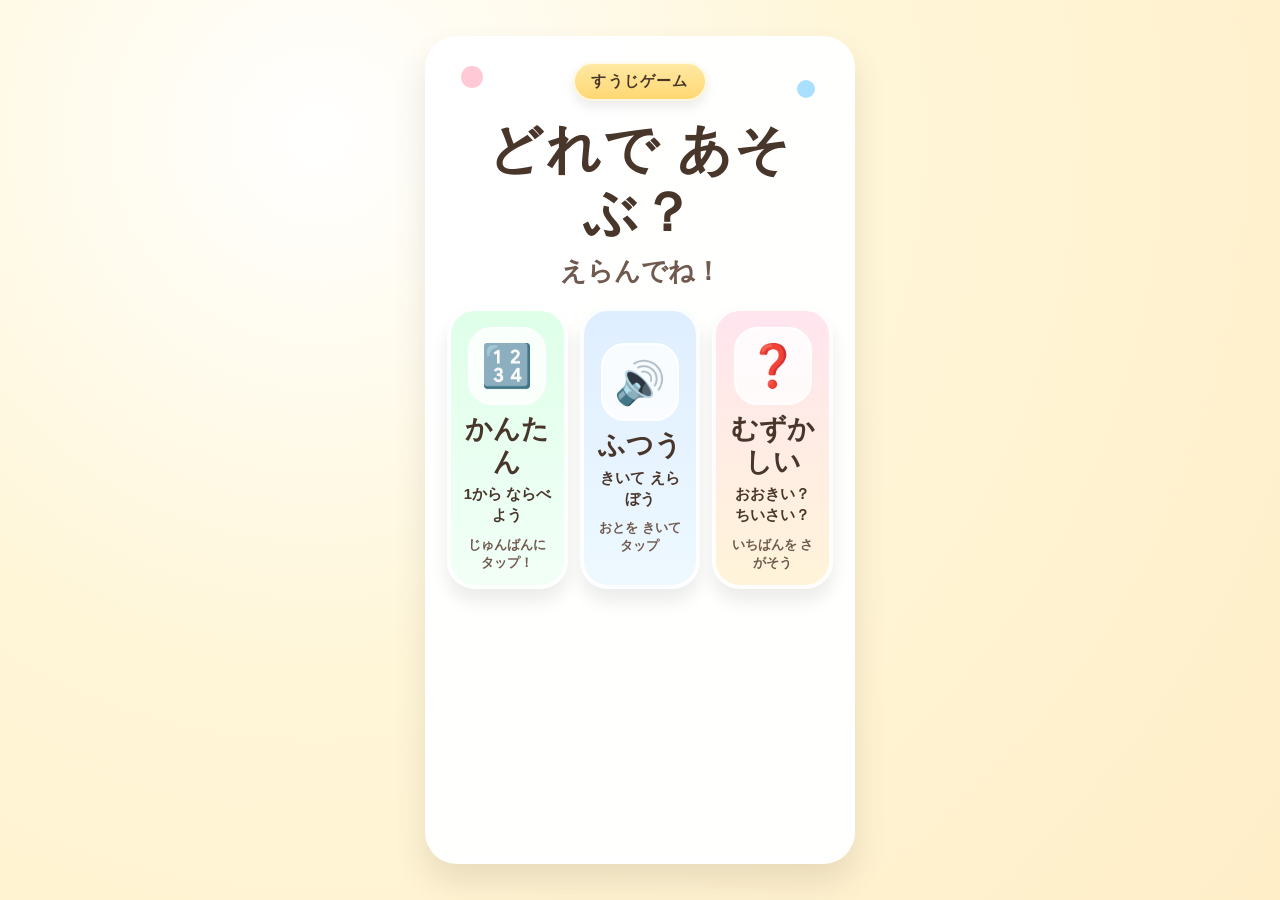
<file: games/numbers.html>
<!DOCTYPE html>
<html lang="ja">
  <head>
    <meta charset="UTF-8" />
    <meta name="viewport" content="width=device-width, initial-scale=1.0, maximum-scale=1.0, user-scalable=no" />
    <title>数字をならべよう</title>
    <link rel="stylesheet" href="./game-common.css" />
    <link rel="stylesheet" href="./numbers.css" />
  </head>
  <body>
    <div class="game-shell">
      <div class="app numbers-app">
        <section id="difficultyScreen" class="screen show" aria-label="難易度選択">
          <div class="title-box">
            <div class="badge">すうじゲーム</div>
            <h1>どれで あそぶ？</h1>
            <p class="lead">えらんでね！</p>

            <div class="difficulty-grid" aria-label="難易度選択">
              <button class="difficulty-card difficulty-card--easy" type="button" data-mode="easy" data-count="5" aria-label="かんたん 1からならべよう">
                <span class="difficulty-art" aria-hidden="true">🔢</span>
                <span class="difficulty-label">かんたん</span>
                <span class="difficulty-mini">1から ならべよう</span>
                <span class="difficulty-note">じゅんばんに タップ！</span>
              </button>

              <button class="difficulty-card difficulty-card--normal" type="button" data-mode="normal" data-count="5" aria-label="ふつう きいてえらぼう">
                <span class="difficulty-art" aria-hidden="true">🔊</span>
                <span class="difficulty-label">ふつう</span>
                <span class="difficulty-mini">きいて えらぼう</span>
                <span class="difficulty-note">おとを きいて タップ</span>
              </button>

              <button class="difficulty-card difficulty-card--hard" type="button" data-mode="hard" data-count="5" aria-label="むずかしい おおきいちいさい">
                <span class="difficulty-art" aria-hidden="true">❓</span>
                <span class="difficulty-label">むずかしい</span>
                <span class="difficulty-mini">おおきい？ ちいさい？</span>
                <span class="difficulty-note">いちばんを さがそう</span>
              </button>
            </div>
          </div>
        </section>

        <section id="gameScreen" class="screen" aria-label="ゲーム画面">
          <div class="game-header">
            <button id="backBtn" type="button" class="mini-btn">もどる</button>
            <div id="statusText" class="status-pill">1から ならべよう</div>
            <button id="restartBtn" type="button" class="mini-btn">やりなおし</button>
          </div>

          <div class="play-row">
            <button id="playSequenceBtn" class="play-btn" type="button" aria-label="並べた数字を再生">🔊 さいせい</button>
          </div>

          <div id="placedArea" class="placed-area" aria-live="polite"></div>

          <div id="board" class="board" aria-label="数字カードの置き場"></div>
        </section>

        <section id="clearScreen" class="screen" aria-label="クリア画面">
          <div class="clear-box">
            <div class="clear-icon" aria-hidden="true">
              <img src="../images/princess2.png" alt="プリンセス" />
            </div>
            <h2>せいかい！</h2>
            <button id="clearRestartBtn" type="button" class="primary-btn">もういちど</button>
          </div>
        </section>
      </div>
    </div>

    <script src="./game-common.js"></script>
    <script src="./numbers.js"></script>
  </body>
</html>
</file>
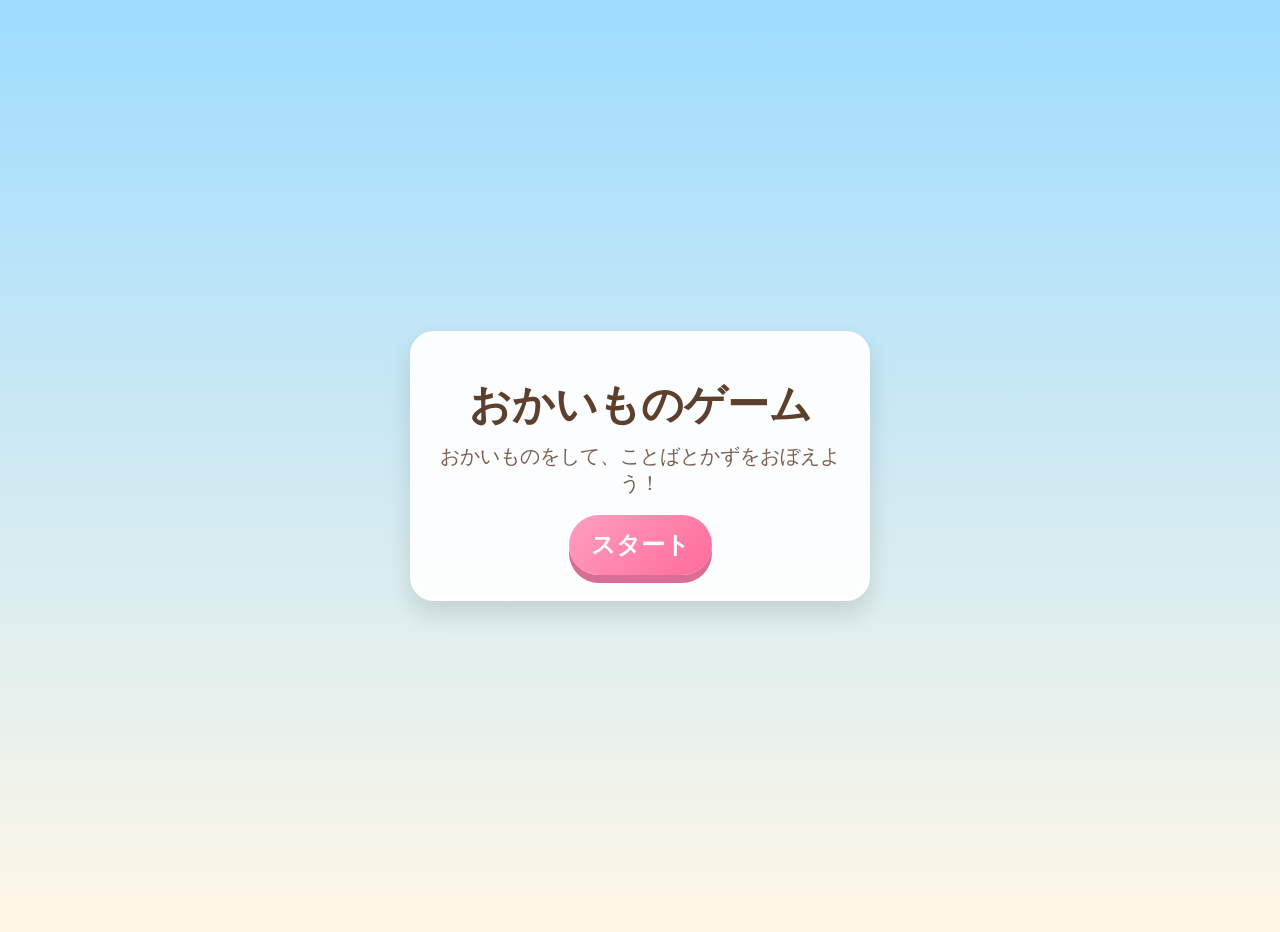
<file: games/shopping.html>
<!DOCTYPE html>
<html lang="ja">
  <head>
    <meta charset="UTF-8" />
    <meta name="viewport" content="width=device-width, initial-scale=1.0, maximum-scale=1.0, user-scalable=no" />
    <title>おかいものゲーム</title>
    <link rel="stylesheet" href="./game-common.css" />
    <style>
      :root {
        --bg: #fff7e6;
        --pink: #ff9ec1;
        --blue: #9edcff;
        --green: #9ee7a6;
        --yellow: #ffd76b;
        --text: #5d3f2b;
        --muted: #7a5f4d;
      }

      * {
        box-sizing: border-box;
        -webkit-tap-highlight-color: transparent;
      }

      body {
        margin: 0;
        font-family: "ヒラギノ丸ゴ ProN", "Hiragino Sans", "Yu Gothic", sans-serif;
        background: linear-gradient(180deg, var(--blue) 0%, var(--bg) 100%);
        color: var(--text);
        min-height: 100vh;
        display: flex;
        align-items: center;
        justify-content: center;
        padding: 16px;
        touch-action: manipulation;
        user-select: none;
      }

      .app {
        width: min(100%, 460px);
        background: rgba(255, 255, 255, 0.92);
        border: 4px solid #fff;
        border-radius: 24px;
        box-shadow: 0 12px 24px rgba(0, 0, 0, 0.12);
        padding: 16px;
      }

      .title-screen,
      .game-screen {
        display: none;
      }

      .show {
        display: block;
      }

      .title-screen {
        text-align: center;
        padding: 18px 8px 6px;
      }

      .title-screen h1 {
        font-size: clamp(28px, 7vw, 42px);
        margin: 8px 0 10px;
      }

      .title-screen p {
        font-size: clamp(16px, 4vw, 20px);
        margin: 0 0 18px;
        color: var(--muted);
      }

      .start-btn,
      .next-btn,
      .register-btn {
        border: none;
        border-radius: 999px;
        padding: 14px 22px;
        font-size: clamp(18px, 4.2vw, 24px);
        font-weight: 700;
        color: #fff;
        background: linear-gradient(135deg, var(--pink), #ff6b99);
        box-shadow: 0 8px 0 #d96e94;
        cursor: pointer;
      }

      .header {
        display: flex;
        justify-content: space-between;
        align-items: center;
        margin-bottom: 10px;
      }

      .header .badge {
        background: #fff;
        border-radius: 999px;
        padding: 8px 12px;
        font-weight: 700;
        box-shadow: 0 4px 10px rgba(0, 0, 0, 0.08);
      }

      .question {
        font-size: clamp(24px, 5vw, 32px);
        font-weight: 700;
        text-align: center;
        margin: 8px 0 12px;
        min-height: 2.4em;
      }

      .basket {
        background: linear-gradient(180deg, #fff4dc 0%, #ffe2aa 100%);
        border: 3px dashed #d6a34b;
        border-radius: 18px;
        padding: 10px;
        min-height: 96px;
        margin-bottom: 10px;
        display: flex;
        flex-wrap: wrap;
        gap: 8px;
        align-content: flex-start;
      }

      .basket-empty {
        color: var(--muted);
        font-size: 16px;
        display: flex;
        align-items: center;
        justify-content: center;
        width: 100%;
        min-height: 72px;
      }

      .basket-icon {
        border: none;
        width: 44px;
        height: 44px;
        border-radius: 16px;
        background: #fff;
        display: inline-flex;
        align-items: center;
        justify-content: center;
        font-size: 22px;
        box-shadow: 0 4px 10px rgba(0, 0, 0, 0.08);
        cursor: pointer;
      }

      .items {
        display: grid;
        grid-template-columns: repeat(3, minmax(0, 1fr));
        gap: 10px;
      }

      .item-btn {
        border: none;
        background: #fff;
        border-radius: 18px;
        padding: 10px 6px;
        box-shadow: 0 6px 12px rgba(0, 0, 0, 0.08);
        font-size: clamp(16px, 4vw, 20px);
        font-weight: 700;
        color: var(--text);
        cursor: pointer;
      }

      .item-btn:active,
      .basket-icon:active,
      .register-btn:active {
        transform: scale(0.96);
      }

      .emoji {
        display: block;
        font-size: clamp(26px, 6vw, 36px);
        margin-bottom: 4px;
      }

      .message {
        text-align: center;
        min-height: 48px;
        font-size: clamp(20px, 4.5vw, 24px);
        font-weight: 700;
        margin: 10px 0 8px;
      }

      .celebrate {
        color: #ff6b99;
        animation: pop 0.6s ease-out;
      }

      .warning {
        color: #5d5d5d;
      }

      .footer {
        margin-top: 10px;
        text-align: center;
      }

      .register-area {
        display: flex;
        justify-content: center;
        margin-top: 12px;
      }

      .sparkles {
        position: fixed;
        inset: 0;
        pointer-events: none;
        z-index: 10;
      }

      .sparkle {
        position: absolute;
        width: 12px;
        height: 12px;
        background: #ffd54f;
        clip-path: polygon(50% 0%, 61% 35%, 100% 50%, 61% 65%, 50% 100%, 39% 65%, 0% 50%, 39% 35%);
        animation: burst 0.7s ease-out forwards;
        opacity: 0;
      }

      @keyframes pop {
        0% { transform: scale(0.8); opacity: 0; }
        100% { transform: scale(1); opacity: 1; }
      }

      @keyframes burst {
        0% { opacity: 1; transform: scale(0.4) translate(0, 0); }
        100% { opacity: 0; transform: scale(1.2) translate(var(--x), var(--y)); }
      }

      @media (max-width: 480px) {
        .app {
          padding: 12px;
          border-radius: 18px;
        }
      }
    </style>
  </head>
  <body>
    <div class="game-shell">
      <div class="sparkles" id="sparkles"></div>
      <div class="app">
        <section class="title-screen show" id="titleScreen">
          <h1>おかいものゲーム</h1>
          <p>おかいものをして、ことばとかずをおぼえよう！</p>
          <button class="start-btn" id="startBtn">スタート</button>
        </section>

        <section class="game-screen" id="gameScreen">
          <div class="header">
            <div class="badge" id="levelBadge">レベル 1</div>
            <div class="badge" id="coinBadge">コイン 0</div>
          </div>
          <div class="question" id="question">りんごを 1こ かってね！</div>
          <div class="basket" id="basket">
            <div class="basket-empty" id="basketEmpty">かごに入れよう</div>
          </div>
          <div class="items" id="items"></div>
          <div class="register-area">
            <button class="register-btn" id="registerBtn">🛒 レジへ行く</button>
          </div>
          <div class="message" id="message"></div>
          <div class="footer" id="footer">
            <button class="next-btn" id="nextBtn">つぎへ</button>
          </div>
        </section>
      </div>
    </div>

    <script src="./game-common.js"></script>
    <script>
      const titleScreen = document.getElementById("titleScreen");
      const gameScreen = document.getElementById("gameScreen");
      const startBtn = document.getElementById("startBtn");
      const nextBtn = document.getElementById("nextBtn");
      const registerBtn = document.getElementById("registerBtn");
      const questionEl = document.getElementById("question");
      const basketEl = document.getElementById("basket");
      const basketEmptyEl = document.getElementById("basketEmpty");
      const itemsEl = document.getElementById("items");
      const messageEl = document.getElementById("message");
      const levelBadge = document.getElementById("levelBadge");
      const coinBadge = document.getElementById("coinBadge");
      const sparklesEl = document.getElementById("sparkles");

      const items = [
        { name: "りんご", emoji: "🍎", type: "fruit" },
        { name: "バナナ", emoji: "🍌", type: "fruit" },
        { name: "いちご", emoji: "🍓", type: "fruit" },
        { name: "にんじん", emoji: "🥕", type: "vegetable" },
        { name: "パン", emoji: "🥖", type: "bread" },
        { name: "牛乳", emoji: "🥛", type: "drink" },
      ];

      const audioContext = new (window.AudioContext || window.webkitAudioContext)();
      let totalCorrectAnswers = 0;
      let coins = 0;
      let currentQuestion = null;
      let selectedItems = [];
      let isAnswered = false;
      let currentLevelItems = [];

      function playSound(type) {
        if (!audioContext) return;
        if (audioContext.state === "suspended") {
          audioContext.resume().catch(() => {});
        }
        const now = audioContext.currentTime;
        const oscillator = audioContext.createOscillator();
        const gain = audioContext.createGain();
        oscillator.connect(gain);
        gain.connect(audioContext.destination);
        oscillator.type = "sine";
        const freqMap = {
          correct: 880,
          click: 660,
          register: 1040,
        };
        oscillator.frequency.setValueAtTime(freqMap[type] || 520, now);
        gain.gain.setValueAtTime(0.05, now);
        gain.gain.exponentialRampToValueAtTime(0.0001, now + 0.25);
        oscillator.start(now);
        oscillator.stop(now + 0.25);
      }

      function createSparkles() {
        for (let i = 0; i < 16; i += 1) {
          const sparkle = document.createElement("span");
          sparkle.className = "sparkle";
          sparkle.style.left = `${Math.random() * 100}%`;
          sparkle.style.top = `${Math.random() * 100}%`;
          sparkle.style.setProperty("--x", `${(Math.random() - 0.5) * 120}px`);
          sparkle.style.setProperty("--y", `${(Math.random() - 0.5) * 120}px`);
          sparklesEl.appendChild(sparkle);
          setTimeout(() => sparkle.remove(), 700);
        }
      }

      function shuffle(array) {
        const copy = [...array];
        for (let i = copy.length - 1; i > 0; i -= 1) {
          const j = Math.floor(Math.random() * (i + 1));
          [copy[i], copy[j]] = [copy[j], copy[i]];
        }
        return copy;
      }

      function getLevel() {
        return Math.min(3, Math.floor(totalCorrectAnswers / 5) + 1);
      }

      function getItemPool() {
        const level = getLevel();
        const poolSize = 4 + Math.min(level - 1, 2);
        return shuffle(items).slice(0, poolSize);
      }

      function makeQuestion() {
        const level = getLevel();
        const amount = Math.min(level, 3);
        const available = getItemPool();
        const target = available[Math.floor(Math.random() * available.length)];
        currentQuestion = {
          item: target,
          amount,
        };
        currentLevelItems = available;
        questionEl.textContent = `${target.name}を ${amount}こ かってね！`;
        renderItems();
        selectedItems = [];
        renderBasket();
        messageEl.textContent = "";
        messageEl.className = "message";
        isAnswered = false;
        nextBtn.style.display = "none";
      }

      function renderBasket() {
        basketEl.innerHTML = "";
        if (selectedItems.length === 0) {
          basketEmptyEl.style.display = "flex";
          basketEmptyEl.textContent = "かごに入れよう";
          basketEl.appendChild(basketEmptyEl);
          return;
        }

        selectedItems.forEach((item, index) => {
          const button = document.createElement("button");
          button.className = "basket-icon";
          button.setAttribute("type", "button");
          button.textContent = item.emoji;
          button.title = `${item.name} をとりけす`;
          button.addEventListener("click", () => {
            if (isAnswered) return;
            selectedItems.splice(index, 1);
            renderBasket();
          });
          basketEl.appendChild(button);
        });
      }

      function renderItems() {
        itemsEl.innerHTML = "";
        currentLevelItems.forEach((item) => {
          const button = document.createElement("button");
          button.className = "item-btn";
          button.type = "button";
          button.innerHTML = `<span class="emoji">${item.emoji}</span><span>${item.name}</span>`;
          button.addEventListener("click", () => {
            if (isAnswered) return;
            playSound("click");
            selectedItems.push(item);
            renderBasket();
          });
          itemsEl.appendChild(button);
        });
      }

      function evaluateBasket() {
        if (isAnswered) return;
        const correctCount = selectedItems.filter((item) => item.name === currentQuestion.item.name).length;
        const isExact = selectedItems.length === currentQuestion.amount && correctCount === currentQuestion.amount;
        if (isExact) {
          isAnswered = true;
          coins += 1;
          totalCorrectAnswers += 1;
          coinBadge.textContent = `コイン ${coins}`;
          levelBadge.textContent = `レベル ${getLevel()}`;
          messageEl.textContent = "せいかい！";
          messageEl.className = "message celebrate";
          playSound("register");
          createSparkles();
          nextBtn.style.display = "inline-block";
        } else {
          messageEl.textContent = "もういちど かんがえてみよう！";
          messageEl.className = "message warning";
          playSound("click");
        }
      }

      function startGame() {
        titleScreen.classList.remove("show");
        gameScreen.classList.add("show");
        totalCorrectAnswers = 0;
        coins = 0;
        levelBadge.textContent = "レベル 1";
        coinBadge.textContent = "コイン 0";
        makeQuestion();
      }

      function nextQuestion() {
        makeQuestion();
      }

      startBtn.addEventListener("click", startGame);
      registerBtn.addEventListener("click", evaluateBasket);
      nextBtn.addEventListener("click", nextQuestion);
    </script>
  </body>
</html>
</file>
<file: node_modules/playwright-core/lib/vite/htmlReport/report.css>
:root{--color-canvas-default-transparent:#fff0;--color-marketing-icon-primary:#218bff;--color-marketing-icon-secondary:#54aeff;--color-diff-blob-addition-num-text:#24292f;--color-diff-blob-addition-fg:#24292f;--color-diff-blob-addition-num-bg:#ccffd8;--color-diff-blob-addition-line-bg:#e6ffec;--color-diff-blob-addition-word-bg:#abf2bc;--color-diff-blob-deletion-num-text:#24292f;--color-diff-blob-deletion-fg:#24292f;--color-diff-blob-deletion-num-bg:#ffd7d5;--color-diff-blob-deletion-line-bg:#ffebe9;--color-diff-blob-deletion-word-bg:#ff818266;--color-diff-blob-hunk-num-bg:#54aeff66;--color-diff-blob-expander-icon:#57606a;--color-diff-blob-selected-line-highlight-mix-blend-mode:multiply;--color-diffstat-deletion-border:#1b1f2426;--color-diffstat-addition-border:#1b1f2426;--color-diffstat-addition-bg:#2da44e;--color-search-keyword-hl:#fff8c5;--color-prettylights-syntax-comment:#6e7781;--color-prettylights-syntax-constant:#0550ae;--color-prettylights-syntax-entity:#8250df;--color-prettylights-syntax-storage-modifier-import:#24292f;--color-prettylights-syntax-entity-tag:#116329;--color-prettylights-syntax-keyword:#cf222e;--color-prettylights-syntax-string:#0a3069;--color-prettylights-syntax-variable:#953800;--color-prettylights-syntax-brackethighlighter-unmatched:#82071e;--color-prettylights-syntax-invalid-illegal-text:#f6f8fa;--color-prettylights-syntax-invalid-illegal-bg:#82071e;--color-prettylights-syntax-carriage-return-text:#f6f8fa;--color-prettylights-syntax-carriage-return-bg:#cf222e;--color-prettylights-syntax-string-regexp:#116329;--color-prettylights-syntax-markup-list:#3b2300;--color-prettylights-syntax-markup-heading:#0550ae;--color-prettylights-syntax-markup-italic:#24292f;--color-prettylights-syntax-markup-bold:#24292f;--color-prettylights-syntax-markup-deleted-text:#82071e;--color-prettylights-syntax-markup-deleted-bg:#ffebe9;--color-prettylights-syntax-markup-inserted-text:#116329;--color-prettylights-syntax-markup-inserted-bg:#dafbe1;--color-prettylights-syntax-markup-changed-text:#953800;--color-prettylights-syntax-markup-changed-bg:#ffd8b5;--color-prettylights-syntax-markup-ignored-text:#eaeef2;--color-prettylights-syntax-markup-ignored-bg:#0550ae;--color-prettylights-syntax-meta-diff-range:#8250df;--color-prettylights-syntax-brackethighlighter-angle:#57606a;--color-prettylights-syntax-sublimelinter-gutter-mark:#8c959f;--color-prettylights-syntax-constant-other-reference-link:#0a3069;--color-codemirror-text:#24292f;--color-codemirror-bg:#fff;--color-codemirror-gutters-bg:#fff;--color-codemirror-guttermarker-text:#fff;--color-codemirror-guttermarker-subtle-text:#6e7781;--color-codemirror-linenumber-text:#57606a;--color-codemirror-cursor:#24292f;--color-codemirror-selection-bg:#54aeff66;--color-codemirror-activeline-bg:#eaeef280;--color-codemirror-matchingbracket-text:#24292f;--color-codemirror-lines-bg:#fff;--color-codemirror-syntax-comment:#24292f;--color-codemirror-syntax-constant:#0550ae;--color-codemirror-syntax-entity:#8250df;--color-codemirror-syntax-keyword:#cf222e;--color-codemirror-syntax-storage:#cf222e;--color-codemirror-syntax-string:#0a3069;--color-codemirror-syntax-support:#0550ae;--color-codemirror-syntax-variable:#953800;--color-checks-bg:#24292f;--color-checks-run-border-width:0px;--color-checks-container-border-width:0px;--color-checks-text-primary:#f6f8fa;--color-checks-text-secondary:#8c959f;--color-checks-text-link:#54aeff;--color-checks-btn-icon:#afb8c1;--color-checks-btn-hover-icon:#f6f8fa;--color-checks-btn-hover-bg:#ffffff20;--color-checks-input-text:#eaeef2;--color-checks-input-placeholder-text:#8c959f;--color-checks-input-focus-text:#8c959f;--color-checks-input-bg:#32383f;--color-checks-input-shadow:none;--color-checks-donut-error:#fa4549;--color-checks-donut-pending:#bf8700;--color-checks-donut-success:#2da44e;--color-checks-donut-neutral:#afb8c1;--color-checks-dropdown-text:#afb8c1;--color-checks-dropdown-bg:#32383f;--color-checks-dropdown-border:#424a53;--color-checks-dropdown-shadow:#1b1f244d;--color-checks-dropdown-hover-text:#f6f8fa;--color-checks-dropdown-hover-bg:#424a53;--color-checks-dropdown-btn-hover-text:#f6f8fa;--color-checks-dropdown-btn-hover-bg:#32383f;--color-checks-scrollbar-thumb-bg:#57606a;--color-checks-header-label-text:#d0d7de;--color-checks-header-label-open-text:#f6f8fa;--color-checks-header-border:#32383f;--color-checks-header-icon:#8c959f;--color-checks-line-text:#d0d7de;--color-checks-line-num-text:#8c959fbf;--color-checks-line-timestamp-text:#8c959f;--color-checks-line-hover-bg:#32383f;--color-checks-line-selected-bg:#218bff26;--color-checks-line-selected-num-text:#54aeff;--color-checks-line-dt-fm-text:#24292f;--color-checks-line-dt-fm-bg:#9a6700;--color-checks-gate-bg:#7d4e0026;--color-checks-gate-text:#d0d7de;--color-checks-gate-waiting-text:#afb8c1;--color-checks-step-header-open-bg:#32383f;--color-checks-step-error-text:#ff8182;--color-checks-step-warning-text:#d4a72c;--color-checks-logline-text:#8c959f;--color-checks-logline-num-text:#8c959fbf;--color-checks-logline-debug-text:#c297ff;--color-checks-logline-error-text:#d0d7de;--color-checks-logline-error-num-text:#ff8182;--color-checks-logline-error-bg:#a40e2626;--color-checks-logline-warning-text:#d0d7de;--color-checks-logline-warning-num-text:#d4a72c;--color-checks-logline-warning-bg:#7d4e0026;--color-checks-logline-command-text:#54aeff;--color-checks-logline-section-text:#4ac26b;--color-checks-ansi-black:#24292f;--color-checks-ansi-black-bright:#32383f;--color-checks-ansi-white:#d0d7de;--color-checks-ansi-white-bright:#d0d7de;--color-checks-ansi-gray:#8c959f;--color-checks-ansi-red:#ff8182;--color-checks-ansi-red-bright:#ffaba8;--color-checks-ansi-green:#4ac26b;--color-checks-ansi-green-bright:#6fdd8b;--color-checks-ansi-yellow:#d4a72c;--color-checks-ansi-yellow-bright:#eac54f;--color-checks-ansi-blue:#54aeff;--color-checks-ansi-blue-bright:#80ccff;--color-checks-ansi-magenta:#c297ff;--color-checks-ansi-magenta-bright:#d8b9ff;--color-checks-ansi-cyan:#76e3ea;--color-checks-ansi-cyan-bright:#b3f0ff;--color-project-header-bg:#24292f;--color-project-sidebar-bg:#fff;--color-project-gradient-in:#fff;--color-project-gradient-out:#fff0;--color-mktg-success:#249243;--color-mktg-info:#1377ea;--color-mktg-bg-shade-gradient-top:#1b1f2411;--color-mktg-bg-shade-gradient-bottom:#1b1f2400;--color-mktg-btn-bg-top:#617eef;--color-mktg-btn-bg-bottom:#4969ed;--color-mktg-btn-bg-overlay-top:#4968e4;--color-mktg-btn-bg-overlay-bottom:#3355e0;--color-mktg-btn-text:#fff;--color-mktg-btn-primary-bg-top:#34b759;--color-mktg-btn-primary-bg-bottom:#2ea44f;--color-mktg-btn-primary-bg-overlay-top:#279b42;--color-mktg-btn-primary-bg-overlay-bottom:#22863a;--color-mktg-btn-primary-text:#fff;--color-mktg-btn-enterprise-bg-top:#8670ff;--color-mktg-btn-enterprise-bg-bottom:#6f57ff;--color-mktg-btn-enterprise-bg-overlay-top:#7463de;--color-mktg-btn-enterprise-bg-overlay-bottom:#614eda;--color-mktg-btn-enterprise-text:#fff;--color-mktg-btn-outline-text:#4969ed;--color-mktg-btn-outline-border:#4969ed4d;--color-mktg-btn-outline-hover-text:#3355e0;--color-mktg-btn-outline-hover-border:#3355e080;--color-mktg-btn-outline-focus-border:#4969ed;--color-mktg-btn-outline-focus-border-inset:#4969ed80;--color-mktg-btn-dark-text:#fff;--color-mktg-btn-dark-border:#ffffff4d;--color-mktg-btn-dark-hover-text:#fff;--color-mktg-btn-dark-hover-border:#ffffff80;--color-mktg-btn-dark-focus-border:#fff;--color-mktg-btn-dark-focus-border-inset:#ffffff80;--color-avatar-bg:#fff;--color-avatar-border:#1b1f2426;--color-avatar-stack-fade:#afb8c1;--color-avatar-stack-fade-more:#d0d7de;--color-avatar-child-shadow:-2px -2px 0 #fffc;--color-topic-tag-border:#0000;--color-select-menu-backdrop-border:#0000;--color-select-menu-tap-highlight:#afb8c180;--color-select-menu-tap-focus-bg:#b6e3ff;--color-overlay-shadow:0 1px 3px #1b1f241f, 0 8px 24px #424a531f;--color-header-text:#ffffffb3;--color-header-bg:#24292f;--color-header-logo:#fff;--color-header-search-bg:#24292f;--color-header-search-border:#57606a;--color-sidenav-selected-bg:#fff;--color-menu-bg-active:#0000;--color-control-transparent-bg-hover:#818b981a;--color-input-disabled-bg:#afb8c133;--color-timeline-badge-bg:#eaeef2;--color-ansi-black:#24292f;--color-ansi-black-bright:#57606a;--color-ansi-white:#6e7781;--color-ansi-white-bright:#8c959f;--color-ansi-gray:#6e7781;--color-ansi-red:#cf222e;--color-ansi-red-bright:#a40e26;--color-ansi-green:#116329;--color-ansi-green-bright:#1a7f37;--color-ansi-yellow:#4d2d00;--color-ansi-yellow-bright:#633c01;--color-ansi-blue:#0969da;--color-ansi-blue-bright:#218bff;--color-ansi-magenta:#8250df;--color-ansi-magenta-bright:#a475f9;--color-ansi-cyan:#1b7c83;--color-ansi-cyan-bright:#3192aa;--color-btn-text:#24292f;--color-btn-bg:#f6f8fa;--color-btn-border:#1b1f2426;--color-btn-shadow:0 1px 0 #1b1f240a;--color-btn-inset-shadow:inset 0 1px 0 #ffffff40;--color-btn-hover-bg:#f3f4f6;--color-btn-hover-border:#1b1f2426;--color-btn-active-bg:#ebecf0;--color-btn-active-border:#1b1f2426;--color-btn-selected-bg:#eeeff2;--color-btn-focus-bg:#f6f8fa;--color-btn-focus-border:#1b1f2426;--color-btn-focus-shadow:0 0 0 3px #0969da4d;--color-btn-shadow-active:inset 0 .15em .3em #1b1f2426;--color-btn-shadow-input-focus:0 0 0 .2em #0969da4d;--color-btn-counter-bg:#1b1f2414;--color-btn-primary-text:#fff;--color-btn-primary-bg:#2da44e;--color-btn-primary-border:#1b1f2426;--color-btn-primary-shadow:0 1px 0 #1b1f241a;--color-btn-primary-inset-shadow:inset 0 1px 0 #ffffff08;--color-btn-primary-hover-bg:#2c974b;--color-btn-primary-hover-border:#1b1f2426;--color-btn-primary-selected-bg:#298e46;--color-btn-primary-selected-shadow:inset 0 1px 0 #002d1133;--color-btn-primary-disabled-text:#fffc;--color-btn-primary-disabled-bg:#94d3a2;--color-btn-primary-disabled-border:#1b1f2426;--color-btn-primary-focus-bg:#2da44e;--color-btn-primary-focus-border:#1b1f2426;--color-btn-primary-focus-shadow:0 0 0 3px #2da44e66;--color-btn-primary-icon:#fffc;--color-btn-primary-counter-bg:#fff3;--color-btn-outline-text:#0969da;--color-btn-outline-hover-text:#fff;--color-btn-outline-hover-bg:#0969da;--color-btn-outline-hover-border:#1b1f2426;--color-btn-outline-hover-shadow:0 1px 0 #1b1f241a;--color-btn-outline-hover-inset-shadow:inset 0 1px 0 #ffffff08;--color-btn-outline-hover-counter-bg:#fff3;--color-btn-outline-selected-text:#fff;--color-btn-outline-selected-bg:#0965ce;--color-btn-outline-selected-border:#1b1f2426;--color-btn-outline-selected-shadow:inset 0 1px 0 #00215533;--color-btn-outline-disabled-text:#0969da80;--color-btn-outline-disabled-bg:#f6f8fa;--color-btn-outline-disabled-counter-bg:#0969da0d;--color-btn-outline-focus-border:#1b1f2426;--color-btn-outline-focus-shadow:0 0 0 3px #0550ae66;--color-btn-outline-counter-bg:#0969da1a;--color-btn-danger-text:#cf222e;--color-btn-danger-hover-text:#fff;--color-btn-danger-hover-bg:#a40e26;--color-btn-danger-hover-border:#1b1f2426;--color-btn-danger-hover-shadow:0 1px 0 #1b1f241a;--color-btn-danger-hover-inset-shadow:inset 0 1px 0 #ffffff08;--color-btn-danger-hover-counter-bg:#fff3;--color-btn-danger-selected-text:#fff;--color-btn-danger-selected-bg:#c11f2a;--color-btn-danger-selected-border:#1b1f2426;--color-btn-danger-selected-shadow:inset 0 1px 0 #4c001433;--color-btn-danger-disabled-text:#cf222e80;--color-btn-danger-disabled-bg:#f6f8fa;--color-btn-danger-disabled-counter-bg:#cf222e0d;--color-btn-danger-focus-border:#1b1f2426;--color-btn-danger-focus-shadow:0 0 0 3px #a40e2666;--color-btn-danger-counter-bg:#cf222e1a;--color-btn-danger-icon:#cf222e;--color-btn-danger-hover-icon:#fff;--color-underlinenav-icon:#6e7781;--color-underlinenav-border-hover:#afb8c133;--color-fg-default:#24292f;--color-fg-muted:#57606a;--color-fg-subtle:#6e7781;--color-fg-on-emphasis:#fff;--color-canvas-default:#fff;--color-canvas-overlay:#fff;--color-canvas-inset:#f6f8fa;--color-canvas-subtle:#f6f8fa;--color-border-default:#d0d7de;--color-border-muted:#d8dee4;--color-border-subtle:#1b1f2426;--color-shadow-small:0 1px 0 #1b1f240a;--color-shadow-medium:0 3px 6px #8c959f26;--color-shadow-large:0 8px 24px #8c959f33;--color-shadow-extra-large:0 12px 28px #8c959f4d;--color-neutral-emphasis-plus:#24292f;--color-neutral-emphasis:#6e7781;--color-neutral-muted:#afb8c133;--color-neutral-subtle:#eaeef280;--color-accent-fg:#0969da;--color-accent-emphasis:#0969da;--color-accent-muted:#54aeff66;--color-accent-subtle:#ddf4ff;--color-success-fg:#1a7f37;--color-success-emphasis:#2da44e;--color-success-muted:#4ac26b66;--color-success-subtle:#dafbe1;--color-attention-fg:#9a6700;--color-attention-emphasis:#bf8700;--color-attention-muted:#d4a72c66;--color-attention-subtle:#fff8c5;--color-severe-fg:#bc4c00;--color-severe-emphasis:#bc4c00;--color-severe-muted:#fb8f4466;--color-severe-subtle:#fff1e5;--color-danger-fg:#cf222e;--color-danger-emphasis:#cf222e;--color-danger-muted:#ff818266;--color-danger-subtle:#ffebe9;--color-done-fg:#8250df;--color-done-emphasis:#8250df;--color-done-muted:#c297ff66;--color-done-subtle:#fbefff;--color-sponsors-fg:#bf3989;--color-sponsors-emphasis:#bf3989;--color-sponsors-muted:#ff80c866;--color-sponsors-subtle:#ffeff7;--color-primer-canvas-backdrop:#1b1f2480;--color-primer-canvas-sticky:#fffffff2;--color-primer-border-active:#fd8c73;--color-primer-border-contrast:#1b1f241a;--color-primer-shadow-highlight:inset 0 1px 0 #ffffff40;--color-primer-shadow-inset:inset 0 1px 0 #d0d7de33;--color-primer-shadow-focus:0 0 0 3px #0969da4d;--color-scale-black:#1b1f24;--color-scale-white:#fff;--color-scale-gray-0:#f6f8fa;--color-scale-gray-1:#eaeef2;--color-scale-gray-2:#d0d7de;--color-scale-gray-3:#afb8c1;--color-scale-gray-4:#8c959f;--color-scale-gray-5:#6e7781;--color-scale-gray-6:#57606a;--color-scale-gray-7:#424a53;--color-scale-gray-8:#32383f;--color-scale-gray-9:#24292f;--color-scale-blue-0:#ddf4ff;--color-scale-blue-1:#b6e3ff;--color-scale-blue-2:#80ccff;--color-scale-blue-3:#54aeff;--color-scale-blue-4:#218bff;--color-scale-blue-5:#0969da;--color-scale-blue-6:#0550ae;--color-scale-blue-7:#033d8b;--color-scale-blue-8:#0a3069;--color-scale-blue-9:#002155;--color-scale-green-0:#dafbe1;--color-scale-green-1:#aceebb;--color-scale-green-2:#6fdd8b;--color-scale-green-3:#4ac26b;--color-scale-green-4:#2da44e;--color-scale-green-5:#1a7f37;--color-scale-green-6:#116329;--color-scale-green-7:#044f1e;--color-scale-green-8:#003d16;--color-scale-green-9:#002d11;--color-scale-yellow-0:#fff8c5;--color-scale-yellow-1:#fae17d;--color-scale-yellow-2:#eac54f;--color-scale-yellow-3:#d4a72c;--color-scale-yellow-4:#bf8700;--color-scale-yellow-5:#9a6700;--color-scale-yellow-6:#7d4e00;--color-scale-yellow-7:#633c01;--color-scale-yellow-8:#4d2d00;--color-scale-yellow-9:#3b2300;--color-scale-orange-0:#fff1e5;--color-scale-orange-1:#ffd8b5;--color-scale-orange-2:#ffb77c;--color-scale-orange-3:#fb8f44;--color-scale-orange-4:#e16f24;--color-scale-orange-5:#bc4c00;--color-scale-orange-6:#953800;--color-scale-orange-7:#762c00;--color-scale-orange-8:#5c2200;--color-scale-orange-9:#471700;--color-scale-red-0:#ffebe9;--color-scale-red-1:#ffcecb;--color-scale-red-2:#ffaba8;--color-scale-red-3:#ff8182;--color-scale-red-4:#fa4549;--color-scale-red-5:#cf222e;--color-scale-red-6:#a40e26;--color-scale-red-7:#82071e;--color-scale-red-8:#660018;--color-scale-red-9:#4c0014;--color-scale-purple-0:#fbefff;--color-scale-purple-1:#ecd8ff;--color-scale-purple-2:#d8b9ff;--color-scale-purple-3:#c297ff;--color-scale-purple-4:#a475f9;--color-scale-purple-5:#8250df;--color-scale-purple-6:#6639ba;--color-scale-purple-7:#512a97;--color-scale-purple-8:#3e1f79;--color-scale-purple-9:#2e1461;--color-scale-pink-0:#ffeff7;--color-scale-pink-1:#ffd3eb;--color-scale-pink-2:#ffadda;--color-scale-pink-3:#ff80c8;--color-scale-pink-4:#e85aad;--color-scale-pink-5:#bf3989;--color-scale-pink-6:#99286e;--color-scale-pink-7:#772057;--color-scale-pink-8:#611347;--color-scale-pink-9:#4d0336;--color-scale-coral-0:#fff0eb;--color-scale-coral-1:#ffd6cc;--color-scale-coral-2:#ffb4a1;--color-scale-coral-3:#fd8c73;--color-scale-coral-4:#ec6547;--color-scale-coral-5:#c4432b;--color-scale-coral-6:#9e2f1c;--color-scale-coral-7:#801f0f;--color-scale-coral-8:#691105;--color-scale-coral-9:#510901}:root.dark-mode{--lightningcss-light: ;--lightningcss-dark:initial;color-scheme:dark;--color-canvas-default-transparent:#0d111700;--color-marketing-icon-primary:#79c0ff;--color-marketing-icon-secondary:#1f6feb;--color-diff-blob-addition-num-text:#c9d1d9;--color-diff-blob-addition-fg:#c9d1d9;--color-diff-blob-addition-num-bg:#3fb9504d;--color-diff-blob-addition-line-bg:#2ea04326;--color-diff-blob-addition-word-bg:#2ea04366;--color-diff-blob-deletion-num-text:#c9d1d9;--color-diff-blob-deletion-fg:#c9d1d9;--color-diff-blob-deletion-num-bg:#f851494d;--color-diff-blob-deletion-line-bg:#f8514926;--color-diff-blob-deletion-word-bg:#f8514966;--color-diff-blob-hunk-num-bg:#388bfd66;--color-diff-blob-expander-icon:#8b949e;--color-diff-blob-selected-line-highlight-mix-blend-mode:screen;--color-diffstat-deletion-border:#f0f6fc1a;--color-diffstat-addition-border:#f0f6fc1a;--color-diffstat-addition-bg:#3fb950;--color-search-keyword-hl:#d2992266;--color-prettylights-syntax-comment:#8b949e;--color-prettylights-syntax-constant:#79c0ff;--color-prettylights-syntax-entity:#d2a8ff;--color-prettylights-syntax-storage-modifier-import:#c9d1d9;--color-prettylights-syntax-entity-tag:#7ee787;--color-prettylights-syntax-keyword:#ff7b72;--color-prettylights-syntax-string:#a5d6ff;--color-prettylights-syntax-variable:#ffa657;--color-prettylights-syntax-brackethighlighter-unmatched:#f85149;--color-prettylights-syntax-invalid-illegal-text:#f0f6fc;--color-prettylights-syntax-invalid-illegal-bg:#8e1519;--color-prettylights-syntax-carriage-return-text:#f0f6fc;--color-prettylights-syntax-carriage-return-bg:#b62324;--color-prettylights-syntax-string-regexp:#7ee787;--color-prettylights-syntax-markup-list:#f2cc60;--color-prettylights-syntax-markup-heading:#1f6feb;--color-prettylights-syntax-markup-italic:#c9d1d9;--color-prettylights-syntax-markup-bold:#c9d1d9;--color-prettylights-syntax-markup-deleted-text:#ffdcd7;--color-prettylights-syntax-markup-deleted-bg:#67060c;--color-prettylights-syntax-markup-inserted-text:#aff5b4;--color-prettylights-syntax-markup-inserted-bg:#033a16;--color-prettylights-syntax-markup-changed-text:#ffdfb6;--color-prettylights-syntax-markup-changed-bg:#5a1e02;--color-prettylights-syntax-markup-ignored-text:#c9d1d9;--color-prettylights-syntax-markup-ignored-bg:#1158c7;--color-prettylights-syntax-meta-diff-range:#d2a8ff;--color-prettylights-syntax-brackethighlighter-angle:#8b949e;--color-prettylights-syntax-sublimelinter-gutter-mark:#484f58;--color-prettylights-syntax-constant-other-reference-link:#a5d6ff;--color-codemirror-text:#c9d1d9;--color-codemirror-bg:#0d1117;--color-codemirror-gutters-bg:#0d1117;--color-codemirror-guttermarker-text:#0d1117;--color-codemirror-guttermarker-subtle-text:#484f58;--color-codemirror-linenumber-text:#8b949e;--color-codemirror-cursor:#c9d1d9;--color-codemirror-selection-bg:#388bfd66;--color-codemirror-activeline-bg:#6e76811a;--color-codemirror-matchingbracket-text:#c9d1d9;--color-codemirror-lines-bg:#0d1117;--color-codemirror-syntax-comment:#8b949e;--color-codemirror-syntax-constant:#79c0ff;--color-codemirror-syntax-entity:#d2a8ff;--color-codemirror-syntax-keyword:#ff7b72;--color-codemirror-syntax-storage:#ff7b72;--color-codemirror-syntax-string:#a5d6ff;--color-codemirror-syntax-support:#79c0ff;--color-codemirror-syntax-variable:#ffa657;--color-checks-bg:#010409;--color-checks-run-border-width:1px;--color-checks-container-border-width:1px;--color-checks-text-primary:#c9d1d9;--color-checks-text-secondary:#8b949e;--color-checks-text-link:#58a6ff;--color-checks-btn-icon:#8b949e;--color-checks-btn-hover-icon:#c9d1d9;--color-checks-btn-hover-bg:#6e76811a;--color-checks-input-text:#8b949e;--color-checks-input-placeholder-text:#484f58;--color-checks-input-focus-text:#c9d1d9;--color-checks-input-bg:#161b22;--color-checks-input-shadow:none;--color-checks-donut-error:#f85149;--color-checks-donut-pending:#d29922;--color-checks-donut-success:#2ea043;--color-checks-donut-neutral:#8b949e;--color-checks-dropdown-text:#c9d1d9;--color-checks-dropdown-bg:#161b22;--color-checks-dropdown-border:#30363d;--color-checks-dropdown-shadow:#0104094d;--color-checks-dropdown-hover-text:#c9d1d9;--color-checks-dropdown-hover-bg:#6e76811a;--color-checks-dropdown-btn-hover-text:#c9d1d9;--color-checks-dropdown-btn-hover-bg:#6e76811a;--color-checks-scrollbar-thumb-bg:#6e768166;--color-checks-header-label-text:#8b949e;--color-checks-header-label-open-text:#c9d1d9;--color-checks-header-border:#21262d;--color-checks-header-icon:#8b949e;--color-checks-line-text:#8b949e;--color-checks-line-num-text:#484f58;--color-checks-line-timestamp-text:#484f58;--color-checks-line-hover-bg:#6e76811a;--color-checks-line-selected-bg:#388bfd26;--color-checks-line-selected-num-text:#58a6ff;--color-checks-line-dt-fm-text:#f0f6fc;--color-checks-line-dt-fm-bg:#9e6a03;--color-checks-gate-bg:#bb800926;--color-checks-gate-text:#8b949e;--color-checks-gate-waiting-text:#d29922;--color-checks-step-header-open-bg:#161b22;--color-checks-step-error-text:#f85149;--color-checks-step-warning-text:#d29922;--color-checks-logline-text:#8b949e;--color-checks-logline-num-text:#484f58;--color-checks-logline-debug-text:#a371f7;--color-checks-logline-error-text:#8b949e;--color-checks-logline-error-num-text:#484f58;--color-checks-logline-error-bg:#f8514926;--color-checks-logline-warning-text:#8b949e;--color-checks-logline-warning-num-text:#d29922;--color-checks-logline-warning-bg:#bb800926;--color-checks-logline-command-text:#58a6ff;--color-checks-logline-section-text:#3fb950;--color-checks-ansi-black:#0d1117;--color-checks-ansi-black-bright:#161b22;--color-checks-ansi-white:#b1bac4;--color-checks-ansi-white-bright:#b1bac4;--color-checks-ansi-gray:#6e7681;--color-checks-ansi-red:#ff7b72;--color-checks-ansi-red-bright:#ffa198;--color-checks-ansi-green:#3fb950;--color-checks-ansi-green-bright:#56d364;--color-checks-ansi-yellow:#d29922;--color-checks-ansi-yellow-bright:#e3b341;--color-checks-ansi-blue:#58a6ff;--color-checks-ansi-blue-bright:#79c0ff;--color-checks-ansi-magenta:#bc8cff;--color-checks-ansi-magenta-bright:#d2a8ff;--color-checks-ansi-cyan:#76e3ea;--color-checks-ansi-cyan-bright:#b3f0ff;--color-project-header-bg:#0d1117;--color-project-sidebar-bg:#161b22;--color-project-gradient-in:#161b22;--color-project-gradient-out:#161b2200;--color-mktg-success:#29933d;--color-mktg-info:#2a7bf3;--color-mktg-bg-shade-gradient-top:#01040911;--color-mktg-bg-shade-gradient-bottom:#01040900;--color-mktg-btn-bg-top:#617eef;--color-mktg-btn-bg-bottom:#4969ed;--color-mktg-btn-bg-overlay-top:#4968e4;--color-mktg-btn-bg-overlay-bottom:#3355e0;--color-mktg-btn-text:#f0f6fc;--color-mktg-btn-primary-bg-top:#34b759;--color-mktg-btn-primary-bg-bottom:#2ea44f;--color-mktg-btn-primary-bg-overlay-top:#279b42;--color-mktg-btn-primary-bg-overlay-bottom:#22863a;--color-mktg-btn-primary-text:#f0f6fc;--color-mktg-btn-enterprise-bg-top:#8670ff;--color-mktg-btn-enterprise-bg-bottom:#6f57ff;--color-mktg-btn-enterprise-bg-overlay-top:#7463de;--color-mktg-btn-enterprise-bg-overlay-bottom:#614eda;--color-mktg-btn-enterprise-text:#f0f6fc;--color-mktg-btn-outline-text:#f0f6fc;--color-mktg-btn-outline-border:#f0f6fc4d;--color-mktg-btn-outline-hover-text:#f0f6fc;--color-mktg-btn-outline-hover-border:#f0f6fc80;--color-mktg-btn-outline-focus-border:#f0f6fc;--color-mktg-btn-outline-focus-border-inset:#f0f6fc80;--color-mktg-btn-dark-text:#f0f6fc;--color-mktg-btn-dark-border:#f0f6fc4d;--color-mktg-btn-dark-hover-text:#f0f6fc;--color-mktg-btn-dark-hover-border:#f0f6fc80;--color-mktg-btn-dark-focus-border:#f0f6fc;--color-mktg-btn-dark-focus-border-inset:#f0f6fc80;--color-avatar-bg:#f0f6fc1a;--color-avatar-border:#f0f6fc1a;--color-avatar-stack-fade:#30363d;--color-avatar-stack-fade-more:#21262d;--color-avatar-child-shadow:-2px -2px 0 #0d1117;--color-topic-tag-border:#0000;--color-select-menu-backdrop-border:#484f58;--color-select-menu-tap-highlight:#30363d80;--color-select-menu-tap-focus-bg:#0c2d6b;--color-overlay-shadow:0 0 0 1px #30363d, 0 16px 32px #010409d9;--color-header-text:#f0f6fcb3;--color-header-bg:#161b22;--color-header-logo:#f0f6fc;--color-header-search-bg:#0d1117;--color-header-search-border:#30363d;--color-sidenav-selected-bg:#21262d;--color-menu-bg-active:#161b22;--color-control-transparent-bg-hover:#656c7633;--color-input-disabled-bg:#6e768100;--color-timeline-badge-bg:#21262d;--color-ansi-black:#484f58;--color-ansi-black-bright:#6e7681;--color-ansi-white:#b1bac4;--color-ansi-white-bright:#f0f6fc;--color-ansi-gray:#6e7681;--color-ansi-red:#ff7b72;--color-ansi-red-bright:#ffa198;--color-ansi-green:#3fb950;--color-ansi-green-bright:#56d364;--color-ansi-yellow:#d29922;--color-ansi-yellow-bright:#e3b341;--color-ansi-blue:#58a6ff;--color-ansi-blue-bright:#79c0ff;--color-ansi-magenta:#bc8cff;--color-ansi-magenta-bright:#d2a8ff;--color-ansi-cyan:#39c5cf;--color-ansi-cyan-bright:#56d4dd;--color-btn-text:#c9d1d9;--color-btn-bg:#21262d;--color-btn-border:#f0f6fc1a;--color-btn-shadow:0 0 transparent;--color-btn-inset-shadow:0 0 transparent;--color-btn-hover-bg:#30363d;--color-btn-hover-border:#8b949e;--color-btn-active-bg:#282e33;--color-btn-active-border:#6e7681;--color-btn-selected-bg:#161b22;--color-btn-focus-bg:#21262d;--color-btn-focus-border:#8b949e;--color-btn-focus-shadow:0 0 0 3px #8b949e4d;--color-btn-shadow-active:inset 0 .15em .3em #01040926;--color-btn-shadow-input-focus:0 0 0 .2em #1f6feb4d;--color-btn-counter-bg:#30363d;--color-btn-primary-text:#fff;--color-btn-primary-bg:#238636;--color-btn-primary-border:#f0f6fc1a;--color-btn-primary-shadow:0 0 transparent;--color-btn-primary-inset-shadow:0 0 transparent;--color-btn-primary-hover-bg:#2ea043;--color-btn-primary-hover-border:#f0f6fc1a;--color-btn-primary-selected-bg:#238636;--color-btn-primary-selected-shadow:0 0 transparent;--color-btn-primary-disabled-text:#f0f6fc80;--color-btn-primary-disabled-bg:#23863699;--color-btn-primary-disabled-border:#f0f6fc1a;--color-btn-primary-focus-bg:#238636;--color-btn-primary-focus-border:#f0f6fc1a;--color-btn-primary-focus-shadow:0 0 0 3px #2ea44f66;--color-btn-primary-icon:#f0f6fc;--color-btn-primary-counter-bg:#f0f6fc33;--color-btn-outline-text:#58a6ff;--color-btn-outline-hover-text:#58a6ff;--color-btn-outline-hover-bg:#30363d;--color-btn-outline-hover-border:#f0f6fc1a;--color-btn-outline-hover-shadow:0 1px 0 #0104091a;--color-btn-outline-hover-inset-shadow:inset 0 1px 0 #f0f6fc08;--color-btn-outline-hover-counter-bg:#f0f6fc33;--color-btn-outline-selected-text:#f0f6fc;--color-btn-outline-selected-bg:#0d419d;--color-btn-outline-selected-border:#f0f6fc1a;--color-btn-outline-selected-shadow:0 0 transparent;--color-btn-outline-disabled-text:#58a6ff80;--color-btn-outline-disabled-bg:#0d1117;--color-btn-outline-disabled-counter-bg:#1f6feb0d;--color-btn-outline-focus-border:#f0f6fc1a;--color-btn-outline-focus-shadow:0 0 0 3px #1158c766;--color-btn-outline-counter-bg:#1f6feb1a;--color-btn-danger-text:#f85149;--color-btn-danger-hover-text:#f0f6fc;--color-btn-danger-hover-bg:#da3633;--color-btn-danger-hover-border:#f85149;--color-btn-danger-hover-shadow:0 0 transparent;--color-btn-danger-hover-inset-shadow:0 0 transparent;--color-btn-danger-hover-icon:#f0f6fc;--color-btn-danger-hover-counter-bg:#fff3;--color-btn-danger-selected-text:#fff;--color-btn-danger-selected-bg:#b62324;--color-btn-danger-selected-border:#ff7b72;--color-btn-danger-selected-shadow:0 0 transparent;--color-btn-danger-disabled-text:#f8514980;--color-btn-danger-disabled-bg:#0d1117;--color-btn-danger-disabled-counter-bg:#da36330d;--color-btn-danger-focus-border:#f85149;--color-btn-danger-focus-shadow:0 0 0 3px #f8514966;--color-btn-danger-counter-bg:#da36331a;--color-btn-danger-icon:#f85149;--color-underlinenav-icon:#484f58;--color-underlinenav-border-hover:#6e768166;--color-fg-default:#c9d1d9;--color-fg-muted:#8b949e;--color-fg-subtle:#484f58;--color-fg-on-emphasis:#f0f6fc;--color-canvas-default:#0d1117;--color-canvas-overlay:#161b22;--color-canvas-inset:#010409;--color-canvas-subtle:#161b22;--color-border-default:#30363d;--color-border-muted:#21262d;--color-border-subtle:#f0f6fc1a;--color-shadow-small:0 0 transparent;--color-shadow-medium:0 3px 6px #010409;--color-shadow-large:0 8px 24px #010409;--color-shadow-extra-large:0 12px 48px #010409;--color-neutral-emphasis-plus:#6e7681;--color-neutral-emphasis:#6e7681;--color-neutral-muted:#6e768166;--color-neutral-subtle:#6e76811a;--color-accent-fg:#58a6ff;--color-accent-emphasis:#1f6feb;--color-accent-muted:#388bfd66;--color-accent-subtle:#388bfd26;--color-success-fg:#3fb950;--color-success-emphasis:#238636;--color-success-muted:#2ea04366;--color-success-subtle:#2ea04326;--color-attention-fg:#d29922;--color-attention-emphasis:#9e6a03;--color-attention-muted:#bb800966;--color-attention-subtle:#bb800926;--color-severe-fg:#db6d28;--color-severe-emphasis:#bd561d;--color-severe-muted:#db6d2866;--color-severe-subtle:#db6d2826;--color-danger-fg:#f85149;--color-danger-emphasis:#da3633;--color-danger-muted:#f8514966;--color-danger-subtle:#f8514926;--color-done-fg:#a371f7;--color-done-emphasis:#8957e5;--color-done-muted:#a371f766;--color-done-subtle:#a371f726;--color-sponsors-fg:#db61a2;--color-sponsors-emphasis:#bf4b8a;--color-sponsors-muted:#db61a266;--color-sponsors-subtle:#db61a226;--color-primer-canvas-backdrop:#010409cc;--color-primer-canvas-sticky:#0d1117f2;--color-primer-border-active:#f78166;--color-primer-border-contrast:#f0f6fc33;--color-primer-shadow-highlight:0 0 transparent;--color-primer-shadow-inset:0 0 transparent;--color-primer-shadow-focus:0 0 0 3px #0c2d6b;--color-scale-black:#010409;--color-scale-white:#f0f6fc;--color-scale-gray-0:#f0f6fc;--color-scale-gray-1:#c9d1d9;--color-scale-gray-2:#b1bac4;--color-scale-gray-3:#8b949e;--color-scale-gray-4:#6e7681;--color-scale-gray-5:#484f58;--color-scale-gray-6:#30363d;--color-scale-gray-7:#21262d;--color-scale-gray-8:#161b22;--color-scale-gray-9:#0d1117;--color-scale-blue-0:#cae8ff;--color-scale-blue-1:#a5d6ff;--color-scale-blue-2:#79c0ff;--color-scale-blue-3:#58a6ff;--color-scale-blue-4:#388bfd;--color-scale-blue-5:#1f6feb;--color-scale-blue-6:#1158c7;--color-scale-blue-7:#0d419d;--color-scale-blue-8:#0c2d6b;--color-scale-blue-9:#051d4d;--color-scale-green-0:#aff5b4;--color-scale-green-1:#7ee787;--color-scale-green-2:#56d364;--color-scale-green-3:#3fb950;--color-scale-green-4:#2ea043;--color-scale-green-5:#238636;--color-scale-green-6:#196c2e;--color-scale-green-7:#0f5323;--color-scale-green-8:#033a16;--color-scale-green-9:#04260f;--color-scale-yellow-0:#f8e3a1;--color-scale-yellow-1:#f2cc60;--color-scale-yellow-2:#e3b341;--color-scale-yellow-3:#d29922;--color-scale-yellow-4:#bb8009;--color-scale-yellow-5:#9e6a03;--color-scale-yellow-6:#845306;--color-scale-yellow-7:#693e00;--color-scale-yellow-8:#4b2900;--color-scale-yellow-9:#341a00;--color-scale-orange-0:#ffdfb6;--color-scale-orange-1:#ffc680;--color-scale-orange-2:#ffa657;--color-scale-orange-3:#f0883e;--color-scale-orange-4:#db6d28;--color-scale-orange-5:#bd561d;--color-scale-orange-6:#9b4215;--color-scale-orange-7:#762d0a;--color-scale-orange-8:#5a1e02;--color-scale-orange-9:#3d1300;--color-scale-red-0:#ffdcd7;--color-scale-red-1:#ffc1ba;--color-scale-red-2:#ffa198;--color-scale-red-3:#ff7b72;--color-scale-red-4:#f85149;--color-scale-red-5:#da3633;--color-scale-red-6:#b62324;--color-scale-red-7:#8e1519;--color-scale-red-8:#67060c;--color-scale-red-9:#490202;--color-scale-purple-0:#eddeff;--color-scale-purple-1:#e2c5ff;--color-scale-purple-2:#d2a8ff;--color-scale-purple-3:#bc8cff;--color-scale-purple-4:#a371f7;--color-scale-purple-5:#8957e5;--color-scale-purple-6:#6e40c9;--color-scale-purple-7:#553098;--color-scale-purple-8:#3c1e70;--color-scale-purple-9:#271052;--color-scale-pink-0:#ffdaec;--color-scale-pink-1:#ffbedd;--color-scale-pink-2:#ff9bce;--color-scale-pink-3:#f778ba;--color-scale-pink-4:#db61a2;--color-scale-pink-5:#bf4b8a;--color-scale-pink-6:#9e3670;--color-scale-pink-7:#7d2457;--color-scale-pink-8:#5e103e;--color-scale-pink-9:#42062a;--color-scale-coral-0:#ffddd2;--color-scale-coral-1:#ffc2b2;--color-scale-coral-2:#ffa28b;--color-scale-coral-3:#f78166;--color-scale-coral-4:#ea6045;--color-scale-coral-5:#cf462d;--color-scale-coral-6:#ac3220;--color-scale-coral-7:#872012;--color-scale-coral-8:#640d04;--color-scale-coral-9:#460701}:root{--box-shadow:#0002 0px 1.6px 3.6px 0px, #0000001c 0px .3px .9px 0px;--box-shadow-thick:#0000001a 0px 1.8px 1.9px, #00000026 0px 6.1px 6.3px, #0000001a 0px -2px 4px, #00000026 0px -6.1px 12px, #00000040 0px 6px 12px}*{box-sizing:border-box;min-width:0;min-height:0}svg{fill:currentColor}.vbox{flex-direction:column;flex:auto;display:flex;position:relative}.hbox{flex:auto;display:flex;position:relative}.hidden{visibility:hidden}.d-flex{display:flex!important}.d-inline{display:inline!important}.m-1{margin:4px}.m-2{margin:8px}.m-3{margin:16px}.m-4{margin:24px}.m-5{margin:32px}.mx-1{margin:0 4px}.mx-2{margin:0 8px}.mx-3{margin:0 16px}.mx-4{margin:0 24px}.mx-5{margin:0 32px}.my-1{margin:4px 0}.my-2{margin:8px 0}.my-3{margin:16px 0}.my-4{margin:24px 0}.my-5{margin:32px 0}.mt-1{margin-top:4px}.mt-2{margin-top:8px}.mt-3{margin-top:16px}.mt-4{margin-top:24px}.mt-5{margin-top:32px}.mr-1{margin-right:4px}.mr-2{margin-right:8px}.mr-3{margin-right:16px}.mr-4{margin-right:24px}.mr-5{margin-right:32px}.mb-1{margin-bottom:4px}.mb-2{margin-bottom:8px}.mb-3{margin-bottom:16px}.mb-4{margin-bottom:24px}.mb-5{margin-bottom:32px}.ml-1{margin-left:4px}.ml-2{margin-left:8px}.ml-3{margin-left:16px}.ml-4{margin-left:24px}.ml-5{margin-left:32px}.p-1{padding:4px}.p-2{padding:8px}.p-3{padding:16px}.p-4{padding:24px}.p-5{padding:32px}.px-1{padding:0 4px}.px-2{padding:0 8px}.px-3{padding:0 16px}.px-4{padding:0 24px}.px-5{padding:0 32px}.py-1{padding:4px 0}.py-2{padding:8px 0}.py-3{padding:16px 0}.py-4{padding:24px 0}.py-5{padding:32px 0}.pt-1{padding-top:4px}.pt-2{padding-top:8px}.pt-3{padding-top:16px}.pt-4{padding-top:24px}.pt-5{padding-top:32px}.pr-1{padding-right:4px}.pr-2{padding-right:8px}.pr-3{padding-right:16px}.pr-4{padding-right:24px}.pr-5{padding-right:32px}.pb-1{padding-bottom:4px}.pb-2{padding-bottom:8px}.pb-3{padding-bottom:16px}.pb-4{padding-bottom:24px}.pb-5{padding-bottom:32px}.pl-1{padding-left:4px}.pl-2{padding-left:8px}.pl-3{padding-left:16px}.pl-4{padding-left:24px}.pl-5{padding-left:32px}.no-wrap{white-space:nowrap!important}.float-left{float:left!important}article,aside,details,figcaption,figure,footer,header,main,menu,nav,section{display:block}.form-control,.form-select{color:var(--color-fg-default);vertical-align:middle;background-color:var(--color-canvas-default);border:1px solid var(--color-border-default);box-shadow:var(--color-primer-shadow-inset);background-position:right 8px center;background-repeat:no-repeat;border-radius:6px;outline:none;padding:5px 12px;font-size:14px;line-height:20px}.input-contrast{background-color:var(--color-canvas-inset)}.subnav-search{flex:auto;display:flex;position:relative}.subnav-search-input{color:var(--color-fg-muted);flex:auto;padding-left:32px}.subnav-search-icon{color:var(--color-fg-muted);text-align:center;pointer-events:none;display:block;position:absolute;top:9px;left:8px}.subnav-search-context+.subnav-search{margin-left:-1px}.subnav-item{float:left;color:var(--color-fg-default);border:1px solid var(--color-border-default);-webkit-user-select:none;user-select:none;flex:none;padding:5px 8px;font-weight:500;line-height:20px;position:relative}.subnav-item:hover{background-color:var(--color-canvas-subtle)}.subnav-item[aria-selected=true]{background:var(--color-control-transparent-bg-hover)}.subnav-item:first-child{border-top-left-radius:6px;border-bottom-left-radius:6px}.subnav-item:last-child{border-top-right-radius:6px;border-bottom-right-radius:6px}.subnav-item+.subnav-item{margin-left:-1px}.subnav-item .octicon,.subnav-item-label{margin-right:8px}.counter{min-width:20px;color:var(--color-fg-default);text-align:center;background-color:var(--color-neutral-muted);border:1px solid #0000;border-radius:2em;padding:0 6px;font-size:12px;font-weight:500;line-height:18px;display:inline-block}.color-icon-success{color:var(--color-success-fg)!important}.color-text-danger{color:var(--color-danger-fg)!important}.color-text-warning{color:var(--color-checks-step-warning-text)!important}.color-fg-muted{color:var(--color-fg-muted)!important}.octicon{vertical-align:text-bottom;fill:currentColor;flex:none;margin-right:7px;display:inline-block;overflow:visible!important}.button{border:1px solid var(--color-btn-border);height:24px;color:var(--color-btn-text);background:var(--color-btn-bg);cursor:pointer;border-radius:4px;outline:none;flex:none;justify-content:center;align-items:center;padding:4px;display:inline-flex}.button:not(:disabled):hover{border-color:var(--color-btn-hover-border);background-color:var(--color-btn-hover-bg)}input[type=checkbox]{outline:var(--color-focus-border);height:24px}dialog{background-color:var(--color-canvas-subtle);border:1px solid var(--color-border-default);border-radius:6px;padding:6px}.subnav-item .octicon.octicon-settings{margin-right:0}.subnav-item .octicon.octicon-clock{margin-right:0;color:var(--color-fg-default)!important}@media only screen and (width<=600px){.subnav-item,.form-control{border-radius:0!important}.subnav-item{border:none}.subnav-search-input{border-left:0;border-right:0}}.header-view-status-container{float:right}.header-view{padding:12px 8px 0}.header-view div{flex-wrap:wrap;flex-shrink:0}.header-superheader{color:var(--color-fg-muted)}.header-title{flex:none;font-size:32px;font-weight:400;line-height:1.25}.header-setting-theme{margin-left:22px;display:grid}@media only screen and (width<=600px){.header-view{padding:0}.header-view div{flex-shrink:1}.header-view-status-container{float:none;overflow:hidden;margin:0 0 10px!important}.header-view-status-container .subnav-search-input{border-left:none;border-right:none}.header-title,.header-superheader{margin:0 8px}}.copy-icon{width:24px;height:24px;color:var(--color-fg-muted);cursor:pointer;background:0 0;border:none;border-radius:4px;outline:none;flex:none;justify-content:center;align-items:center;padding:4px;display:inline-flex}.copy-icon svg{margin:0}.copy-icon:not(:disabled):hover{background-color:var(--color-border-default)}.copy-button-container{visibility:hidden;vertical-align:bottom;margin-left:8px;display:inline-flex}.copy-value-container:hover .copy-button-container{visibility:visible}.attachment-body{white-space:pre-wrap;background-color:var(--color-canvas-subtle);margin-left:24px;padding:8px;font-family:monospace;line-height:normal;position:relative}.attachment-body .copy-icon{position:absolute;top:5px;right:5px}.attachment-flash{animation:2s attachmentflash-bg}@keyframes attachmentflash-bg{0%{background:var(--color-attention-subtle)}to{background:0 0}}.link-badge{-webkit-user-select:none;user-select:none;background-color:#0000;border-color:#0000;flex:none}.link-badge-dim span{color:var(--color-fg-muted)}.link-badge:hover{cursor:pointer}.link-badge svg{fill:var(--color-fg-default)}.link-badge-dim svg,.link-badge-dim:hover svg{fill:var(--color-fg-muted)}.fullwidth-link{text-align:left;width:100%}.fullwidth-link:hover{background-color:var(--color-canvas-subtle)}.trace-link{margin-right:3px}.trace-link-separator{color:var(--color-fg-muted);-webkit-user-select:none;user-select:none}.expandable-summary{cursor:pointer;white-space:nowrap;padding-left:4px;list-style:none}.label{background-color:var(--color-scale-gray-4);color:#fff;cursor:pointer;border:1px solid #0000;border-radius:2em;flex:none;margin:0 10px;padding:0 8px;font-size:12px;font-weight:600;line-height:18px;display:inline-block}.label-anchor{color:var(--color-fg-default);text-decoration:none}:root.light-mode .label-color-0{background-color:var(--color-scale-blue-0);color:var(--color-scale-blue-6);border:1px solid var(--color-scale-blue-4)}:root.light-mode .label-color-1{background-color:var(--color-scale-yellow-0);color:var(--color-scale-yellow-6);border:1px solid var(--color-scale-yellow-4)}:root.light-mode .label-color-2{background-color:var(--color-scale-purple-0);color:var(--color-scale-purple-6);border:1px solid var(--color-scale-purple-4)}:root.light-mode .label-color-3{background-color:var(--color-scale-pink-0);color:var(--color-scale-pink-6);border:1px solid var(--color-scale-pink-4)}:root.light-mode .label-color-4{background-color:var(--color-scale-coral-0);color:var(--color-scale-coral-6);border:1px solid var(--color-scale-coral-4)}:root.light-mode .label-color-5{background-color:var(--color-scale-orange-0);color:var(--color-scale-orange-6);border:1px solid var(--color-scale-orange-4)}:root.dark-mode .label-color-0{background-color:var(--color-scale-blue-9);color:var(--color-scale-blue-2);border:1px solid var(--color-scale-blue-4)}:root.dark-mode .label-color-1{background-color:var(--color-scale-yellow-9);color:var(--color-scale-yellow-2);border:1px solid var(--color-scale-yellow-4)}:root.dark-mode .label-color-2{background-color:var(--color-scale-purple-9);color:var(--color-scale-purple-2);border:1px solid var(--color-scale-purple-4)}:root.dark-mode .label-color-3{background-color:var(--color-scale-pink-9);color:var(--color-scale-pink-2);border:1px solid var(--color-scale-pink-4)}:root.dark-mode .label-color-4{background-color:var(--color-scale-coral-9);color:var(--color-scale-coral-2);border:1px solid var(--color-scale-coral-4)}:root.dark-mode .label-color-5{background-color:var(--color-scale-orange-9);color:var(--color-scale-orange-2);border:1px solid var(--color-scale-orange-4)}.label-row .label{margin:0}.label-row .label:not(:first-child){margin-left:6px}html,body{overscroll-behavior-x:none;width:100%;height:100%;margin:0;padding:0}body{width:100%;max-width:1024px;margin:0 auto;overflow:auto}.test-file-test:not(:first-child){border-top:1px solid var(--color-border-default)}@media only screen and (width<=600px){.htmlreport{padding:0!important}}.tabbed-pane{flex:auto;display:flex;overflow:hidden}.tabbed-pane-tab-strip{z-index:2;width:100%;color:var(--color-fg-default);flex:none;align-items:center;min-width:70px;height:48px;padding-right:10px;font-size:14px;line-height:32px;display:flex;box-shadow:inset 0 -1px 0 var(--color-border-muted)!important}.tabbed-pane-tab-strip:focus{outline:none}.tabbed-pane-tab-element{cursor:pointer;-webkit-user-select:none;user-select:none;color:inherit;font:inherit;background:0 0;border:none;border-bottom:2px solid #0000;outline:none;flex:none;justify-content:center;align-items:center;height:100%;margin-right:4px;padding:4px 8px 0;display:flex}.tabbed-pane-tab-element:focus-visible{outline:1px solid var(--color-accent-fg);outline-offset:-1px}.tabbed-pane-tab-label{white-space:pre;text-overflow:ellipsis;border-radius:6px;max-width:250px;height:30px;padding:0 8px;display:inline-block;overflow:hidden}.tabbed-pane-tab-label:hover{background-color:var(--color-control-transparent-bg-hover)}.tabbed-pane-tab-element.selected{-webkit-text-stroke:.5px currentColor;border-bottom-color:#666}.chip-header{border:1px solid var(--color-border-default);background-color:var(--color-canvas-subtle);white-space:nowrap;text-overflow:ellipsis;-webkit-user-select:none;user-select:none;border-bottom:none;border-top-left-radius:6px;border-top-right-radius:6px;margin-top:12px;padding:0 8px;font-weight:600;line-height:38px;overflow:hidden}.chip-header-allow-selection{-webkit-user-select:text;user-select:text}.chip-header.expanded-false{border:1px solid var(--color-border-default);border-radius:6px}.chip-header.expanded-false,.chip-header.expanded-true{cursor:pointer}.chip-body{border:1px solid var(--color-border-default);border-bottom-right-radius:6px;border-bottom-left-radius:6px;margin-bottom:12px;padding:16px;overflow:hidden}.chip-body-no-insets{padding:0}.chip-footer{border-top:1px solid var(--color-border-default)}@media only screen and (width<=600px){.chip-header{border-left:none;border-right:none;border-radius:0}.chip-body{border-left:none;border-right:none;border-radius:0;padding:8px}.chip-body-no-insets{padding:0}}.test-case-column{border-radius:6px;margin-bottom:24px}.test-case-column .tab-element.selected{border-bottom-color:var(--color-primer-border-active);font-weight:600}.test-case-column .tab-element{color:var(--color-fg-default);border:none;border-bottom:2px solid #0000}.test-case-column .tab-element:hover{color:var(--color-fg-default)}.test-case-location,.test-case-duration{flex:none;align-items:center;padding:0 8px 8px}.selected .test-case-run-duration{-webkit-text-stroke:0}.test-case-run-duration{color:var(--color-fg-muted);padding-left:8px}.header-view .test-case-path{flex:0 auto;align-items:center;padding-right:8px}.test-case-annotation{white-space:pre-wrap;flex:none;align-items:center;padding:0 8px;line-height:24px}@media only screen and (width<=600px){.test-case-column{border-radius:0!important;margin:0!important}}.tree-item{flex-direction:column;min-width:0;line-height:38px;display:flex;overflow:hidden}.tree-item-title{cursor:pointer;text-overflow:ellipsis;align-items:center;min-width:0;display:flex;overflow:hidden}.tree-item-body{min-height:18px}.yellow-flash{animation:2s yellowflash-bg}@keyframes yellowflash-bg{0%{background:var(--color-attention-subtle)}to{background:0 0}}:root{--vscode-font-family:system-ui, "Ubuntu", "Droid Sans", sans-serif;--vscode-font-weight:normal;--vscode-font-size:13px;--vscode-editor-font-family:"Droid Sans Mono", "monospace", monospace;--vscode-editor-font-weight:normal;--vscode-editor-font-size:14px;--vscode-foreground:#616161;--vscode-disabledForeground:#61616180;--vscode-errorForeground:#a1260d;--vscode-descriptionForeground:#717171;--vscode-icon-foreground:#424242;--vscode-focusBorder:#0090f1;--vscode-textSeparator-foreground:#0000002e;--vscode-textLink-foreground:#006ab1;--vscode-textLink-activeForeground:#006ab1;--vscode-textPreformat-foreground:#a31515;--vscode-textBlockQuote-background:#7f7f7f1a;--vscode-textBlockQuote-border:#007acc80;--vscode-textCodeBlock-background:#dcdcdc66;--vscode-widget-shadow:#00000029;--vscode-input-background:#fff;--vscode-input-foreground:#616161;--vscode-inputOption-activeBorder:#007acc;--vscode-inputOption-hoverBackground:#b8b8b84f;--vscode-inputOption-activeBackground:#0090f133;--vscode-inputOption-activeForeground:#000;--vscode-input-placeholderForeground:#767676;--vscode-inputValidation-infoBackground:#d6ecf2;--vscode-inputValidation-infoBorder:#007acc;--vscode-inputValidation-warningBackground:#f6f5d2;--vscode-inputValidation-warningBorder:#b89500;--vscode-inputValidation-errorBackground:#f2dede;--vscode-inputValidation-errorBorder:#be1100;--vscode-dropdown-background:#fff;--vscode-dropdown-border:#cecece;--vscode-checkbox-background:#fff;--vscode-checkbox-border:#cecece;--vscode-button-foreground:#fff;--vscode-button-separator:#fff6;--vscode-button-background:#007acc;--vscode-button-hoverBackground:#0062a3;--vscode-button-secondaryForeground:#fff;--vscode-button-secondaryBackground:#5f6a79;--vscode-button-secondaryHoverBackground:#4c5561;--vscode-badge-background:#c4c4c4;--vscode-badge-foreground:#333;--vscode-scrollbar-shadow:#ddd;--vscode-scrollbarSlider-background:#64646466;--vscode-scrollbarSlider-hoverBackground:#646464b3;--vscode-scrollbarSlider-activeBackground:#0009;--vscode-progressBar-background:#0e70c0;--vscode-editorError-foreground:#e51400;--vscode-editorWarning-foreground:#bf8803;--vscode-editorInfo-foreground:#1a85ff;--vscode-editorHint-foreground:#6c6c6c;--vscode-sash-hoverBorder:#0090f1;--vscode-editor-background:#fff;--vscode-editor-foreground:#000;--vscode-editorStickyScroll-background:#fff;--vscode-editorStickyScrollHover-background:#f0f0f0;--vscode-editorWidget-background:#f3f3f3;--vscode-editorWidget-foreground:#616161;--vscode-editorWidget-border:#c8c8c8;--vscode-quickInput-background:#f3f3f3;--vscode-quickInput-foreground:#616161;--vscode-quickInputTitle-background:#0000000f;--vscode-pickerGroup-foreground:#0066bf;--vscode-pickerGroup-border:#cccedb;--vscode-keybindingLabel-background:#ddd6;--vscode-keybindingLabel-foreground:#555;--vscode-keybindingLabel-border:#ccc6;--vscode-keybindingLabel-bottomBorder:#bbb6;--vscode-editor-selectionBackground:#add6ff;--vscode-editor-inactiveSelectionBackground:#e5ebf1;--vscode-editor-selectionHighlightBackground:#add6ff80;--vscode-editor-findMatchBackground:#a8ac94;--vscode-editor-findMatchHighlightBackground:#ea5c0054;--vscode-editor-findRangeHighlightBackground:#b4b4b44d;--vscode-searchEditor-findMatchBackground:#ea5c0038;--vscode-editor-hoverHighlightBackground:#add6ff26;--vscode-editorHoverWidget-background:#f3f3f3;--vscode-editorHoverWidget-foreground:#616161;--vscode-editorHoverWidget-border:#c8c8c8;--vscode-editorHoverWidget-statusBarBackground:#e7e7e7;--vscode-editorLink-activeForeground:#00f;--vscode-editorInlayHint-foreground:#333c;--vscode-editorInlayHint-background:#c4c4c44d;--vscode-editorInlayHint-typeForeground:#333c;--vscode-editorInlayHint-typeBackground:#c4c4c44d;--vscode-editorInlayHint-parameterForeground:#333c;--vscode-editorInlayHint-parameterBackground:#c4c4c44d;--vscode-editorLightBulb-foreground:#ddb100;--vscode-editorLightBulbAutoFix-foreground:#007acc;--vscode-diffEditor-insertedTextBackground:#9ccc2c66;--vscode-diffEditor-removedTextBackground:#ff00004d;--vscode-diffEditor-insertedLineBackground:#9bb95533;--vscode-diffEditor-removedLineBackground:#f003;--vscode-diffEditor-diagonalFill:#2223;--vscode-list-focusOutline:#0090f1;--vscode-list-focusAndSelectionOutline:#90c2f9;--vscode-list-activeSelectionBackground:#0060c0;--vscode-list-activeSelectionForeground:#fff;--vscode-list-activeSelectionIconForeground:#fff;--vscode-list-inactiveSelectionBackground:#e4e6f1;--vscode-list-hoverBackground:#e8e8e8;--vscode-list-dropBackground:#d6ebff;--vscode-list-highlightForeground:#0066bf;--vscode-list-focusHighlightForeground:#bbe7ff;--vscode-list-invalidItemForeground:#b89500;--vscode-list-errorForeground:#b01011;--vscode-list-warningForeground:#855f00;--vscode-listFilterWidget-background:#f3f3f3;--vscode-listFilterWidget-outline:#0000;--vscode-listFilterWidget-noMatchesOutline:#be1100;--vscode-listFilterWidget-shadow:#00000029;--vscode-list-filterMatchBackground:#ea5c0054;--vscode-tree-indentGuidesStroke:#a9a9a9;--vscode-tree-tableColumnsBorder:#61616121;--vscode-tree-tableOddRowsBackground:#6161610a;--vscode-list-deemphasizedForeground:#8e8e90;--vscode-quickInputList-focusForeground:#fff;--vscode-quickInputList-focusIconForeground:#fff;--vscode-quickInputList-focusBackground:#0060c0;--vscode-menu-foreground:#616161;--vscode-menu-background:#fff;--vscode-menu-selectionForeground:#fff;--vscode-menu-selectionBackground:#0060c0;--vscode-menu-separatorBackground:#d4d4d4;--vscode-toolbar-hoverBackground:#b8b8b84f;--vscode-toolbar-activeBackground:#a6a6a64f;--vscode-editor-snippetTabstopHighlightBackground:#0a326433;--vscode-editor-snippetFinalTabstopHighlightBorder:#0a326480;--vscode-breadcrumb-foreground:#616161cc;--vscode-breadcrumb-background:#fff;--vscode-breadcrumb-focusForeground:#4e4e4e;--vscode-breadcrumb-activeSelectionForeground:#4e4e4e;--vscode-breadcrumbPicker-background:#f3f3f3;--vscode-merge-currentHeaderBackground:#40c8ae80;--vscode-merge-currentContentBackground:#40c8ae33;--vscode-merge-incomingHeaderBackground:#40a6ff80;--vscode-merge-incomingContentBackground:#40a6ff33;--vscode-merge-commonHeaderBackground:#60606066;--vscode-merge-commonContentBackground:#60606029;--vscode-editorOverviewRuler-currentContentForeground:#40c8ae80;--vscode-editorOverviewRuler-incomingContentForeground:#40a6ff80;--vscode-editorOverviewRuler-commonContentForeground:#60606066;--vscode-editorOverviewRuler-findMatchForeground:#d186167d;--vscode-editorOverviewRuler-selectionHighlightForeground:#a0a0a0cc;--vscode-minimap-findMatchHighlight:#d18616;--vscode-minimap-selectionOccurrenceHighlight:#c9c9c9;--vscode-minimap-selectionHighlight:#add6ff;--vscode-minimap-errorHighlight:#ff1212b3;--vscode-minimap-warningHighlight:#bf8803;--vscode-minimap-foregroundOpacity:#000;--vscode-minimapSlider-background:#64646433;--vscode-minimapSlider-hoverBackground:#64646459;--vscode-minimapSlider-activeBackground:#0000004d;--vscode-problemsErrorIcon-foreground:#e51400;--vscode-problemsWarningIcon-foreground:#bf8803;--vscode-problemsInfoIcon-foreground:#1a85ff;--vscode-charts-foreground:#616161;--vscode-charts-lines:#61616180;--vscode-charts-red:#e51400;--vscode-charts-blue:#1a85ff;--vscode-charts-yellow:#bf8803;--vscode-charts-orange:#d18616;--vscode-charts-green:#388a34;--vscode-charts-purple:#652d90;--vscode-editor-lineHighlightBorder:#eee;--vscode-editor-rangeHighlightBackground:#fdff0033;--vscode-editor-symbolHighlightBackground:#ea5c0054;--vscode-editorCursor-foreground:#000;--vscode-editorWhitespace-foreground:#3333;--vscode-editorIndentGuide-background:#d3d3d3;--vscode-editorIndentGuide-activeBackground:#939393;--vscode-editorLineNumber-foreground:#237893;--vscode-editorActiveLineNumber-foreground:#0b216f;--vscode-editorLineNumber-activeForeground:#0b216f;--vscode-editorRuler-foreground:#d3d3d3;--vscode-editorCodeLens-foreground:#919191;--vscode-editorBracketMatch-background:#0064001a;--vscode-editorBracketMatch-border:#b9b9b9;--vscode-editorOverviewRuler-border:#7f7f7f4d;--vscode-editorGutter-background:#fff;--vscode-editorUnnecessaryCode-opacity:#00000078;--vscode-editorGhostText-foreground:#00000078;--vscode-editorOverviewRuler-rangeHighlightForeground:#007acc99;--vscode-editorOverviewRuler-errorForeground:#ff1212b3;--vscode-editorOverviewRuler-warningForeground:#bf8803;--vscode-editorOverviewRuler-infoForeground:#1a85ff;--vscode-editorBracketHighlight-foreground1:#0431fa;--vscode-editorBracketHighlight-foreground2:#319331;--vscode-editorBracketHighlight-foreground3:#7b3814;--vscode-editorBracketHighlight-foreground4:#0000;--vscode-editorBracketHighlight-foreground5:#0000;--vscode-editorBracketHighlight-foreground6:#0000;--vscode-editorBracketHighlight-unexpectedBracket\.foreground:#ff1212cc;--vscode-editorBracketPairGuide-background1:#0000;--vscode-editorBracketPairGuide-background2:#0000;--vscode-editorBracketPairGuide-background3:#0000;--vscode-editorBracketPairGuide-background4:#0000;--vscode-editorBracketPairGuide-background5:#0000;--vscode-editorBracketPairGuide-background6:#0000;--vscode-editorBracketPairGuide-activeBackground1:#0000;--vscode-editorBracketPairGuide-activeBackground2:#0000;--vscode-editorBracketPairGuide-activeBackground3:#0000;--vscode-editorBracketPairGuide-activeBackground4:#0000;--vscode-editorBracketPairGuide-activeBackground5:#0000;--vscode-editorBracketPairGuide-activeBackground6:#0000;--vscode-editorUnicodeHighlight-border:#cea33d;--vscode-editorUnicodeHighlight-background:#cea33d14;--vscode-symbolIcon-arrayForeground:#616161;--vscode-symbolIcon-booleanForeground:#616161;--vscode-symbolIcon-classForeground:#d67e00;--vscode-symbolIcon-colorForeground:#616161;--vscode-symbolIcon-constantForeground:#616161;--vscode-symbolIcon-constructorForeground:#652d90;--vscode-symbolIcon-enumeratorForeground:#d67e00;--vscode-symbolIcon-enumeratorMemberForeground:#007acc;--vscode-symbolIcon-eventForeground:#d67e00;--vscode-symbolIcon-fieldForeground:#007acc;--vscode-symbolIcon-fileForeground:#616161;--vscode-symbolIcon-folderForeground:#616161;--vscode-symbolIcon-functionForeground:#652d90;--vscode-symbolIcon-interfaceForeground:#007acc;--vscode-symbolIcon-keyForeground:#616161;--vscode-symbolIcon-keywordForeground:#616161;--vscode-symbolIcon-methodForeground:#652d90;--vscode-symbolIcon-moduleForeground:#616161;--vscode-symbolIcon-namespaceForeground:#616161;--vscode-symbolIcon-nullForeground:#616161;--vscode-symbolIcon-numberForeground:#616161;--vscode-symbolIcon-objectForeground:#616161;--vscode-symbolIcon-operatorForeground:#616161;--vscode-symbolIcon-packageForeground:#616161;--vscode-symbolIcon-propertyForeground:#616161;--vscode-symbolIcon-referenceForeground:#616161;--vscode-symbolIcon-snippetForeground:#616161;--vscode-symbolIcon-stringForeground:#616161;--vscode-symbolIcon-structForeground:#616161;--vscode-symbolIcon-textForeground:#616161;--vscode-symbolIcon-typeParameterForeground:#616161;--vscode-symbolIcon-unitForeground:#616161;--vscode-symbolIcon-variableForeground:#007acc;--vscode-editorHoverWidget-highlightForeground:#0066bf;--vscode-editorOverviewRuler-bracketMatchForeground:#a0a0a0;--vscode-editor-foldBackground:#add6ff4d;--vscode-editorGutter-foldingControlForeground:#424242;--vscode-editor-linkedEditingBackground:#ff00004d;--vscode-editor-wordHighlightBackground:#57575740;--vscode-editor-wordHighlightStrongBackground:#0e639c40;--vscode-editorOverviewRuler-wordHighlightForeground:#a0a0a0cc;--vscode-editorOverviewRuler-wordHighlightStrongForeground:#c0a0c0cc;--vscode-peekViewTitle-background:#1a85ff1a;--vscode-peekViewTitleLabel-foreground:#000;--vscode-peekViewTitleDescription-foreground:#616161;--vscode-peekView-border:#1a85ff;--vscode-peekViewResult-background:#f3f3f3;--vscode-peekViewResult-lineForeground:#646465;--vscode-peekViewResult-fileForeground:#1e1e1e;--vscode-peekViewResult-selectionBackground:#39f3;--vscode-peekViewResult-selectionForeground:#6c6c6c;--vscode-peekViewEditor-background:#f2f8fc;--vscode-peekViewEditorGutter-background:#f2f8fc;--vscode-peekViewResult-matchHighlightBackground:#ea5c004d;--vscode-peekViewEditor-matchHighlightBackground:#f5d802de;--vscode-editorMarkerNavigationError-background:#e51400;--vscode-editorMarkerNavigationError-headerBackground:#e514001a;--vscode-editorMarkerNavigationWarning-background:#bf8803;--vscode-editorMarkerNavigationWarning-headerBackground:#bf88031a;--vscode-editorMarkerNavigationInfo-background:#1a85ff;--vscode-editorMarkerNavigationInfo-headerBackground:#1a85ff1a;--vscode-editorMarkerNavigation-background:#fff;--vscode-editorSuggestWidget-background:#f3f3f3;--vscode-editorSuggestWidget-border:#c8c8c8;--vscode-editorSuggestWidget-foreground:#000;--vscode-editorSuggestWidget-selectedForeground:#fff;--vscode-editorSuggestWidget-selectedIconForeground:#fff;--vscode-editorSuggestWidget-selectedBackground:#0060c0;--vscode-editorSuggestWidget-highlightForeground:#0066bf;--vscode-editorSuggestWidget-focusHighlightForeground:#bbe7ff;--vscode-editorSuggestWidgetStatus-foreground:#00000080;--vscode-tab-activeBackground:#fff;--vscode-tab-unfocusedActiveBackground:#fff;--vscode-tab-inactiveBackground:#ececec;--vscode-tab-unfocusedInactiveBackground:#ececec;--vscode-tab-activeForeground:#333;--vscode-tab-inactiveForeground:#333333b3;--vscode-tab-unfocusedActiveForeground:#333333b3;--vscode-tab-unfocusedInactiveForeground:#33333359;--vscode-tab-border:#f3f3f3;--vscode-tab-lastPinnedBorder:#61616130;--vscode-tab-activeModifiedBorder:#3ae;--vscode-tab-inactiveModifiedBorder:#33aaee80;--vscode-tab-unfocusedActiveModifiedBorder:#33aaeeb3;--vscode-tab-unfocusedInactiveModifiedBorder:#33aaee40;--vscode-editorPane-background:#fff;--vscode-editorGroupHeader-tabsBackground:#f3f3f3;--vscode-editorGroupHeader-noTabsBackground:#fff;--vscode-editorGroup-border:#e7e7e7;--vscode-editorGroup-dropBackground:#2677cb2e;--vscode-editorGroup-dropIntoPromptForeground:#616161;--vscode-editorGroup-dropIntoPromptBackground:#f3f3f3;--vscode-sideBySideEditor-horizontalBorder:#e7e7e7;--vscode-sideBySideEditor-verticalBorder:#e7e7e7;--vscode-panel-background:#fff;--vscode-panel-border:#80808059;--vscode-panelTitle-activeForeground:#424242;--vscode-panelTitle-inactiveForeground:#424242bf;--vscode-panelTitle-activeBorder:#424242;--vscode-panelInput-border:#ddd;--vscode-panel-dropBorder:#424242;--vscode-panelSection-dropBackground:#2677cb2e;--vscode-panelSectionHeader-background:#80808033;--vscode-panelSection-border:#80808059;--vscode-banner-background:#004386;--vscode-banner-foreground:#fff;--vscode-banner-iconForeground:#1a85ff;--vscode-statusBar-foreground:#fff;--vscode-statusBar-noFolderForeground:#fff;--vscode-statusBar-background:#007acc;--vscode-statusBar-noFolderBackground:#68217a;--vscode-statusBar-focusBorder:#fff;--vscode-statusBarItem-activeBackground:#ffffff2e;--vscode-statusBarItem-focusBorder:#fff;--vscode-statusBarItem-hoverBackground:#ffffff1f;--vscode-statusBarItem-compactHoverBackground:#fff3;--vscode-statusBarItem-prominentForeground:#fff;--vscode-statusBarItem-prominentBackground:#00000080;--vscode-statusBarItem-prominentHoverBackground:#0000004d;--vscode-statusBarItem-errorBackground:#c72e0f;--vscode-statusBarItem-errorForeground:#fff;--vscode-statusBarItem-warningBackground:#725102;--vscode-statusBarItem-warningForeground:#fff;--vscode-activityBar-background:#2c2c2c;--vscode-activityBar-foreground:#fff;--vscode-activityBar-inactiveForeground:#fff6;--vscode-activityBar-activeBorder:#fff;--vscode-activityBar-dropBorder:#fff;--vscode-activityBarBadge-background:#007acc;--vscode-activityBarBadge-foreground:#fff;--vscode-statusBarItem-remoteBackground:#16825d;--vscode-statusBarItem-remoteForeground:#fff;--vscode-extensionBadge-remoteBackground:#007acc;--vscode-extensionBadge-remoteForeground:#fff;--vscode-sideBar-background:#f3f3f3;--vscode-sideBarTitle-foreground:#6f6f6f;--vscode-sideBar-dropBackground:#2677cb2e;--vscode-sideBarSectionHeader-background:#0000;--vscode-sideBarSectionHeader-border:#61616130;--vscode-titleBar-activeForeground:#333;--vscode-titleBar-inactiveForeground:#3339;--vscode-titleBar-activeBackground:#ddd;--vscode-titleBar-inactiveBackground:#ddd9;--vscode-menubar-selectionForeground:#333;--vscode-menubar-selectionBackground:#b8b8b84f;--vscode-notifications-foreground:#616161;--vscode-notifications-background:#f3f3f3;--vscode-notificationLink-foreground:#006ab1;--vscode-notificationCenterHeader-background:#e7e7e7;--vscode-notifications-border:#e7e7e7;--vscode-notificationsErrorIcon-foreground:#e51400;--vscode-notificationsWarningIcon-foreground:#bf8803;--vscode-notificationsInfoIcon-foreground:#1a85ff;--vscode-commandCenter-foreground:#333;--vscode-commandCenter-activeForeground:#333;--vscode-commandCenter-activeBackground:#b8b8b84f;--vscode-commandCenter-border:#80808059;--vscode-editorCommentsWidget-resolvedBorder:#61616180;--vscode-editorCommentsWidget-unresolvedBorder:#1a85ff;--vscode-editorCommentsWidget-rangeBackground:#1a85ff1a;--vscode-editorCommentsWidget-rangeBorder:#1a85ff66;--vscode-editorCommentsWidget-rangeActiveBackground:#1a85ff1a;--vscode-editorCommentsWidget-rangeActiveBorder:#1a85ff66;--vscode-editorGutter-commentRangeForeground:#d5d8e9;--vscode-debugToolBar-background:#f3f3f3;--vscode-debugIcon-startForeground:#388a34;--vscode-editor-stackFrameHighlightBackground:#ffff6673;--vscode-editor-focusedStackFrameHighlightBackground:#cee7ce73;--vscode-mergeEditor-change\.background:#9bb95533;--vscode-mergeEditor-change\.word\.background:#9ccc2c66;--vscode-mergeEditor-conflict\.unhandledUnfocused\.border:#ffa6007a;--vscode-mergeEditor-conflict\.unhandledFocused\.border:#ffa600;--vscode-mergeEditor-conflict\.handledUnfocused\.border:#8686864a;--vscode-mergeEditor-conflict\.handledFocused\.border:#c1c1c1cc;--vscode-mergeEditor-conflict\.handled\.minimapOverViewRuler:#adaca8ed;--vscode-mergeEditor-conflict\.unhandled\.minimapOverViewRuler:#fcba03;--vscode-mergeEditor-conflictingLines\.background:#ffea0047;--vscode-settings-headerForeground:#444;--vscode-settings-modifiedItemIndicator:#66afe0;--vscode-settings-headerBorder:#80808059;--vscode-settings-sashBorder:#80808059;--vscode-settings-dropdownBackground:#fff;--vscode-settings-dropdownBorder:#cecece;--vscode-settings-dropdownListBorder:#c8c8c8;--vscode-settings-checkboxBackground:#fff;--vscode-settings-checkboxBorder:#cecece;--vscode-settings-textInputBackground:#fff;--vscode-settings-textInputForeground:#616161;--vscode-settings-textInputBorder:#cecece;--vscode-settings-numberInputBackground:#fff;--vscode-settings-numberInputForeground:#616161;--vscode-settings-numberInputBorder:#cecece;--vscode-settings-focusedRowBackground:#e8e8e899;--vscode-settings-rowHoverBackground:#e8e8e84d;--vscode-settings-focusedRowBorder:#0000001f;--vscode-terminal-foreground:#333;--vscode-terminal-selectionBackground:#add6ff;--vscode-terminal-inactiveSelectionBackground:#e5ebf1;--vscode-terminalCommandDecoration-defaultBackground:#00000040;--vscode-terminalCommandDecoration-successBackground:#2090d3;--vscode-terminalCommandDecoration-errorBackground:#e51400;--vscode-terminalOverviewRuler-cursorForeground:#a0a0a0cc;--vscode-terminal-border:#80808059;--vscode-terminal-findMatchBackground:#a8ac94;--vscode-terminal-findMatchHighlightBackground:#ea5c0054;--vscode-terminalOverviewRuler-findMatchForeground:#d186167d;--vscode-terminal-dropBackground:#2677cb2e;--vscode-testing-iconFailed:#f14c4c;--vscode-testing-iconErrored:#f14c4c;--vscode-testing-iconPassed:#73c991;--vscode-testing-runAction:#73c991;--vscode-testing-iconQueued:#cca700;--vscode-testing-iconUnset:#848484;--vscode-testing-iconSkipped:#848484;--vscode-testing-peekBorder:#e51400;--vscode-testing-peekHeaderBackground:#e514001a;--vscode-testing-message\.error\.decorationForeground:#e51400;--vscode-testing-message\.error\.lineBackground:#f003;--vscode-testing-message\.info\.decorationForeground:#00000080;--vscode-welcomePage-tileBackground:#f3f3f3;--vscode-welcomePage-tileHoverBackground:#dbdbdb;--vscode-welcomePage-tileShadow:#00000029;--vscode-welcomePage-progress\.background:#fff;--vscode-welcomePage-progress\.foreground:#006ab1;--vscode-debugExceptionWidget-border:#a31515;--vscode-debugExceptionWidget-background:#f1dfde;--vscode-ports-iconRunningProcessForeground:#369432;--vscode-statusBar-debuggingBackground:#c63;--vscode-statusBar-debuggingForeground:#fff;--vscode-editor-inlineValuesForeground:#00000080;--vscode-editor-inlineValuesBackground:#ffc80033;--vscode-editorGutter-modifiedBackground:#2090d3;--vscode-editorGutter-addedBackground:#48985d;--vscode-editorGutter-deletedBackground:#e51400;--vscode-minimapGutter-modifiedBackground:#2090d3;--vscode-minimapGutter-addedBackground:#48985d;--vscode-minimapGutter-deletedBackground:#e51400;--vscode-editorOverviewRuler-modifiedForeground:#2090d399;--vscode-editorOverviewRuler-addedForeground:#48985d99;--vscode-editorOverviewRuler-deletedForeground:#e5140099;--vscode-debugIcon-breakpointForeground:#e51400;--vscode-debugIcon-breakpointDisabledForeground:#848484;--vscode-debugIcon-breakpointUnverifiedForeground:#848484;--vscode-debugIcon-breakpointCurrentStackframeForeground:#be8700;--vscode-debugIcon-breakpointStackframeForeground:#89d185;--vscode-notebook-cellBorderColor:#e8e8e8;--vscode-notebook-focusedEditorBorder:#0090f1;--vscode-notebookStatusSuccessIcon-foreground:#388a34;--vscode-notebookStatusErrorIcon-foreground:#a1260d;--vscode-notebookStatusRunningIcon-foreground:#616161;--vscode-notebook-cellToolbarSeparator:#80808059;--vscode-notebook-selectedCellBackground:#c8ddf14f;--vscode-notebook-selectedCellBorder:#e8e8e8;--vscode-notebook-focusedCellBorder:#0090f1;--vscode-notebook-inactiveFocusedCellBorder:#e8e8e8;--vscode-notebook-cellStatusBarItemHoverBackground:#00000014;--vscode-notebook-cellInsertionIndicator:#0090f1;--vscode-notebookScrollbarSlider-background:#64646466;--vscode-notebookScrollbarSlider-hoverBackground:#646464b3;--vscode-notebookScrollbarSlider-activeBackground:#0009;--vscode-notebook-symbolHighlightBackground:#fdff0033;--vscode-notebook-cellEditorBackground:#f3f3f3;--vscode-notebook-editorBackground:#fff;--vscode-keybindingTable-headerBackground:#6161610a;--vscode-keybindingTable-rowsBackground:#6161610a;--vscode-scm-providerBorder:#c8c8c8;--vscode-searchEditor-textInputBorder:#cecece;--vscode-debugTokenExpression-name:#9b46b0;--vscode-debugTokenExpression-value:#6c6c6ccc;--vscode-debugTokenExpression-string:#a31515;--vscode-debugTokenExpression-boolean:#00f;--vscode-debugTokenExpression-number:#098658;--vscode-debugTokenExpression-error:#e51400;--vscode-debugView-exceptionLabelForeground:#fff;--vscode-debugView-exceptionLabelBackground:#a31515;--vscode-debugView-stateLabelForeground:#616161;--vscode-debugView-stateLabelBackground:#88888845;--vscode-debugView-valueChangedHighlight:#569cd6;--vscode-debugConsole-infoForeground:#1a85ff;--vscode-debugConsole-warningForeground:#bf8803;--vscode-debugConsole-errorForeground:#a1260d;--vscode-debugConsole-sourceForeground:#616161;--vscode-debugConsoleInputIcon-foreground:#616161;--vscode-debugIcon-pauseForeground:#007acc;--vscode-debugIcon-stopForeground:#a1260d;--vscode-debugIcon-disconnectForeground:#a1260d;--vscode-debugIcon-restartForeground:#388a34;--vscode-debugIcon-stepOverForeground:#007acc;--vscode-debugIcon-stepIntoForeground:#007acc;--vscode-debugIcon-stepOutForeground:#007acc;--vscode-debugIcon-continueForeground:#007acc;--vscode-debugIcon-stepBackForeground:#007acc;--vscode-extensionButton-prominentBackground:#007acc;--vscode-extensionButton-prominentForeground:#fff;--vscode-extensionButton-prominentHoverBackground:#0062a3;--vscode-extensionIcon-starForeground:#df6100;--vscode-extensionIcon-verifiedForeground:#006ab1;--vscode-extensionIcon-preReleaseForeground:#1d9271;--vscode-extensionIcon-sponsorForeground:#b51e78;--vscode-terminal-ansiBlack:#000;--vscode-terminal-ansiRed:#cd3131;--vscode-terminal-ansiGreen:#00bc00;--vscode-terminal-ansiYellow:#949800;--vscode-terminal-ansiBlue:#0451a5;--vscode-terminal-ansiMagenta:#bc05bc;--vscode-terminal-ansiCyan:#0598bc;--vscode-terminal-ansiWhite:#555;--vscode-terminal-ansiBrightBlack:#666;--vscode-terminal-ansiBrightRed:#cd3131;--vscode-terminal-ansiBrightGreen:#14ce14;--vscode-terminal-ansiBrightYellow:#b5ba00;--vscode-terminal-ansiBrightBlue:#0451a5;--vscode-terminal-ansiBrightMagenta:#bc05bc;--vscode-terminal-ansiBrightCyan:#0598bc;--vscode-terminal-ansiBrightWhite:#a5a5a5;--vscode-interactive-activeCodeBorder:#1a85ff;--vscode-interactive-inactiveCodeBorder:#e4e6f1;--vscode-gitDecoration-addedResourceForeground:#587c0c;--vscode-gitDecoration-modifiedResourceForeground:#895503;--vscode-gitDecoration-deletedResourceForeground:#ad0707;--vscode-gitDecoration-renamedResourceForeground:#007100;--vscode-gitDecoration-untrackedResourceForeground:#007100;--vscode-gitDecoration-ignoredResourceForeground:#8e8e90;--vscode-gitDecoration-stageModifiedResourceForeground:#895503;--vscode-gitDecoration-stageDeletedResourceForeground:#ad0707;--vscode-gitDecoration-conflictingResourceForeground:#ad0707;--vscode-gitDecoration-submoduleResourceForeground:#1258a7}:root.light-mode{--lightningcss-light:initial;--lightningcss-dark: ;color-scheme:light}:root.dark-mode{--lightningcss-light: ;--lightningcss-dark:initial;color-scheme:dark;--vscode-font-family:system-ui, "Ubuntu", "Droid Sans", sans-serif;--vscode-font-weight:normal;--vscode-font-size:13px;--vscode-editor-font-family:"Droid Sans Mono", "monospace", monospace;--vscode-editor-font-weight:normal;--vscode-editor-font-size:14px;--vscode-foreground:#ccc;--vscode-disabledForeground:#cccccc80;--vscode-errorForeground:#f48771;--vscode-descriptionForeground:#ccccccb3;--vscode-icon-foreground:#c5c5c5;--vscode-focusBorder:#007fd4;--vscode-textSeparator-foreground:#ffffff2e;--vscode-textLink-foreground:#3794ff;--vscode-textLink-activeForeground:#3794ff;--vscode-textPreformat-foreground:#d7ba7d;--vscode-textBlockQuote-background:#7f7f7f1a;--vscode-textBlockQuote-border:#007acc80;--vscode-textCodeBlock-background:#0a0a0a66;--vscode-widget-shadow:#0000005c;--vscode-input-background:#3c3c3c;--vscode-input-foreground:#ccc;--vscode-inputOption-activeBorder:#007acc;--vscode-inputOption-hoverBackground:#5a5d5e80;--vscode-inputOption-activeBackground:#007fd466;--vscode-inputOption-activeForeground:#fff;--vscode-input-placeholderForeground:#a6a6a6;--vscode-inputValidation-infoBackground:#063b49;--vscode-inputValidation-infoBorder:#007acc;--vscode-inputValidation-warningBackground:#352a05;--vscode-inputValidation-warningBorder:#b89500;--vscode-inputValidation-errorBackground:#5a1d1d;--vscode-inputValidation-errorBorder:#be1100;--vscode-dropdown-background:#3c3c3c;--vscode-dropdown-foreground:#f0f0f0;--vscode-dropdown-border:#3c3c3c;--vscode-checkbox-background:#3c3c3c;--vscode-checkbox-foreground:#f0f0f0;--vscode-checkbox-border:#3c3c3c;--vscode-button-foreground:#fff;--vscode-button-separator:#fff6;--vscode-button-background:#0e639c;--vscode-button-hoverBackground:#17b;--vscode-button-secondaryForeground:#fff;--vscode-button-secondaryBackground:#3a3d41;--vscode-button-secondaryHoverBackground:#45494e;--vscode-badge-background:#4d4d4d;--vscode-badge-foreground:#fff;--vscode-scrollbar-shadow:#000;--vscode-scrollbarSlider-background:#79797966;--vscode-scrollbarSlider-hoverBackground:#646464b3;--vscode-scrollbarSlider-activeBackground:#bfbfbf66;--vscode-progressBar-background:#0e70c0;--vscode-editorError-foreground:#f14c4c;--vscode-editorWarning-foreground:#cca700;--vscode-editorInfo-foreground:#3794ff;--vscode-editorHint-foreground:#eeeeeeb3;--vscode-sash-hoverBorder:#007fd4;--vscode-editor-background:#1e1e1e;--vscode-editor-foreground:#d4d4d4;--vscode-editorStickyScroll-background:#1e1e1e;--vscode-editorStickyScrollHover-background:#2a2d2e;--vscode-editorWidget-background:#252526;--vscode-editorWidget-foreground:#ccc;--vscode-editorWidget-border:#454545;--vscode-quickInput-background:#252526;--vscode-quickInput-foreground:#ccc;--vscode-quickInputTitle-background:#ffffff1a;--vscode-pickerGroup-foreground:#3794ff;--vscode-pickerGroup-border:#3f3f46;--vscode-keybindingLabel-background:#8080802b;--vscode-keybindingLabel-foreground:#ccc;--vscode-keybindingLabel-border:#3339;--vscode-keybindingLabel-bottomBorder:#4449;--vscode-editor-selectionBackground:#264f78;--vscode-editor-inactiveSelectionBackground:#3a3d41;--vscode-editor-selectionHighlightBackground:#add6ff26;--vscode-editor-findMatchBackground:#515c6a;--vscode-editor-findMatchHighlightBackground:#ea5c0054;--vscode-editor-findRangeHighlightBackground:#3a3d4166;--vscode-searchEditor-findMatchBackground:#ea5c0038;--vscode-editor-hoverHighlightBackground:#264f7840;--vscode-editorHoverWidget-background:#252526;--vscode-editorHoverWidget-foreground:#ccc;--vscode-editorHoverWidget-border:#454545;--vscode-editorHoverWidget-statusBarBackground:#2c2c2d;--vscode-editorLink-activeForeground:#4e94ce;--vscode-editorInlayHint-foreground:#fffc;--vscode-editorInlayHint-background:#4d4d4d99;--vscode-editorInlayHint-typeForeground:#fffc;--vscode-editorInlayHint-typeBackground:#4d4d4d99;--vscode-editorInlayHint-parameterForeground:#fffc;--vscode-editorInlayHint-parameterBackground:#4d4d4d99;--vscode-editorLightBulb-foreground:#fc0;--vscode-editorLightBulbAutoFix-foreground:#75beff;--vscode-diffEditor-insertedTextBackground:#9ccc2c33;--vscode-diffEditor-removedTextBackground:#f006;--vscode-diffEditor-insertedLineBackground:#9bb95533;--vscode-diffEditor-removedLineBackground:#f003;--vscode-diffEditor-diagonalFill:#ccc3;--vscode-list-focusOutline:#007fd4;--vscode-list-activeSelectionBackground:#04395e;--vscode-list-activeSelectionForeground:#fff;--vscode-list-activeSelectionIconForeground:#fff;--vscode-list-inactiveSelectionBackground:#37373d;--vscode-list-hoverBackground:#2a2d2e;--vscode-list-dropBackground:#383b3d;--vscode-list-highlightForeground:#2aaaff;--vscode-list-focusHighlightForeground:#2aaaff;--vscode-list-invalidItemForeground:#b89500;--vscode-list-errorForeground:#f88070;--vscode-list-warningForeground:#cca700;--vscode-listFilterWidget-background:#252526;--vscode-listFilterWidget-outline:#0000;--vscode-listFilterWidget-noMatchesOutline:#be1100;--vscode-listFilterWidget-shadow:#0000005c;--vscode-list-filterMatchBackground:#ea5c0054;--vscode-tree-indentGuidesStroke:#585858;--vscode-tree-tableColumnsBorder:#cccccc21;--vscode-tree-tableOddRowsBackground:#cccccc0a;--vscode-list-deemphasizedForeground:#8c8c8c;--vscode-quickInputList-focusForeground:#fff;--vscode-quickInputList-focusIconForeground:#fff;--vscode-quickInputList-focusBackground:#04395e;--vscode-menu-foreground:#ccc;--vscode-menu-background:#303031;--vscode-menu-selectionForeground:#fff;--vscode-menu-selectionBackground:#04395e;--vscode-menu-separatorBackground:#606060;--vscode-toolbar-hoverBackground:#5a5d5e4f;--vscode-toolbar-activeBackground:#6366674f;--vscode-editor-snippetTabstopHighlightBackground:#7c7c7c4d;--vscode-editor-snippetFinalTabstopHighlightBorder:#525252;--vscode-breadcrumb-foreground:#cccc;--vscode-breadcrumb-background:#1e1e1e;--vscode-breadcrumb-focusForeground:#e0e0e0;--vscode-breadcrumb-activeSelectionForeground:#e0e0e0;--vscode-breadcrumbPicker-background:#252526;--vscode-merge-currentHeaderBackground:#40c8ae80;--vscode-merge-currentContentBackground:#40c8ae33;--vscode-merge-incomingHeaderBackground:#40a6ff80;--vscode-merge-incomingContentBackground:#40a6ff33;--vscode-merge-commonHeaderBackground:#60606066;--vscode-merge-commonContentBackground:#60606029;--vscode-editorOverviewRuler-currentContentForeground:#40c8ae80;--vscode-editorOverviewRuler-incomingContentForeground:#40a6ff80;--vscode-editorOverviewRuler-commonContentForeground:#60606066;--vscode-editorOverviewRuler-findMatchForeground:#d186167d;--vscode-editorOverviewRuler-selectionHighlightForeground:#a0a0a0cc;--vscode-minimap-findMatchHighlight:#d18616;--vscode-minimap-selectionOccurrenceHighlight:#676767;--vscode-minimap-selectionHighlight:#264f78;--vscode-minimap-errorHighlight:#ff1212b3;--vscode-minimap-warningHighlight:#cca700;--vscode-minimap-foregroundOpacity:#000;--vscode-minimapSlider-background:#79797933;--vscode-minimapSlider-hoverBackground:#64646459;--vscode-minimapSlider-activeBackground:#bfbfbf33;--vscode-problemsErrorIcon-foreground:#f14c4c;--vscode-problemsWarningIcon-foreground:#cca700;--vscode-problemsInfoIcon-foreground:#3794ff;--vscode-charts-foreground:#ccc;--vscode-charts-lines:#cccccc80;--vscode-charts-red:#f14c4c;--vscode-charts-blue:#3794ff;--vscode-charts-yellow:#cca700;--vscode-charts-orange:#d18616;--vscode-charts-green:#89d185;--vscode-charts-purple:#b180d7;--vscode-editor-lineHighlightBorder:#282828;--vscode-editor-rangeHighlightBackground:#ffffff0a;--vscode-editor-symbolHighlightBackground:#ea5c0054;--vscode-editorCursor-foreground:#aeafad;--vscode-editorWhitespace-foreground:#e3e4e229;--vscode-editorIndentGuide-background:#404040;--vscode-editorIndentGuide-activeBackground:#707070;--vscode-editorLineNumber-foreground:#858585;--vscode-editorActiveLineNumber-foreground:#c6c6c6;--vscode-editorLineNumber-activeForeground:#c6c6c6;--vscode-editorRuler-foreground:#5a5a5a;--vscode-editorCodeLens-foreground:#999;--vscode-editorBracketMatch-background:#0064001a;--vscode-editorBracketMatch-border:#888;--vscode-editorOverviewRuler-border:#7f7f7f4d;--vscode-editorGutter-background:#1e1e1e;--vscode-editorUnnecessaryCode-opacity:#000000ab;--vscode-editorGhostText-foreground:#ffffff57;--vscode-editorOverviewRuler-rangeHighlightForeground:#007acc99;--vscode-editorOverviewRuler-errorForeground:#ff1212b3;--vscode-editorOverviewRuler-warningForeground:#cca700;--vscode-editorOverviewRuler-infoForeground:#3794ff;--vscode-editorBracketHighlight-foreground1:gold;--vscode-editorBracketHighlight-foreground2:orchid;--vscode-editorBracketHighlight-foreground3:#179fff;--vscode-editorBracketHighlight-foreground4:#0000;--vscode-editorBracketHighlight-foreground5:#0000;--vscode-editorBracketHighlight-foreground6:#0000;--vscode-editorBracketHighlight-unexpectedBracket\.foreground:#ff1212cc;--vscode-editorBracketPairGuide-background1:#0000;--vscode-editorBracketPairGuide-background2:#0000;--vscode-editorBracketPairGuide-background3:#0000;--vscode-editorBracketPairGuide-background4:#0000;--vscode-editorBracketPairGuide-background5:#0000;--vscode-editorBracketPairGuide-background6:#0000;--vscode-editorBracketPairGuide-activeBackground1:#0000;--vscode-editorBracketPairGuide-activeBackground2:#0000;--vscode-editorBracketPairGuide-activeBackground3:#0000;--vscode-editorBracketPairGuide-activeBackground4:#0000;--vscode-editorBracketPairGuide-activeBackground5:#0000;--vscode-editorBracketPairGuide-activeBackground6:#0000;--vscode-editorUnicodeHighlight-border:#bd9b03;--vscode-editorUnicodeHighlight-background:#bd9b0326;--vscode-symbolIcon-arrayForeground:#ccc;--vscode-symbolIcon-booleanForeground:#ccc;--vscode-symbolIcon-classForeground:#ee9d28;--vscode-symbolIcon-colorForeground:#ccc;--vscode-symbolIcon-constantForeground:#ccc;--vscode-symbolIcon-constructorForeground:#b180d7;--vscode-symbolIcon-enumeratorForeground:#ee9d28;--vscode-symbolIcon-enumeratorMemberForeground:#75beff;--vscode-symbolIcon-eventForeground:#ee9d28;--vscode-symbolIcon-fieldForeground:#75beff;--vscode-symbolIcon-fileForeground:#ccc;--vscode-symbolIcon-folderForeground:#ccc;--vscode-symbolIcon-functionForeground:#b180d7;--vscode-symbolIcon-interfaceForeground:#75beff;--vscode-symbolIcon-keyForeground:#ccc;--vscode-symbolIcon-keywordForeground:#ccc;--vscode-symbolIcon-methodForeground:#b180d7;--vscode-symbolIcon-moduleForeground:#ccc;--vscode-symbolIcon-namespaceForeground:#ccc;--vscode-symbolIcon-nullForeground:#ccc;--vscode-symbolIcon-numberForeground:#ccc;--vscode-symbolIcon-objectForeground:#ccc;--vscode-symbolIcon-operatorForeground:#ccc;--vscode-symbolIcon-packageForeground:#ccc;--vscode-symbolIcon-propertyForeground:#ccc;--vscode-symbolIcon-referenceForeground:#ccc;--vscode-symbolIcon-snippetForeground:#ccc;--vscode-symbolIcon-stringForeground:#ccc;--vscode-symbolIcon-structForeground:#ccc;--vscode-symbolIcon-textForeground:#ccc;--vscode-symbolIcon-typeParameterForeground:#ccc;--vscode-symbolIcon-unitForeground:#ccc;--vscode-symbolIcon-variableForeground:#75beff;--vscode-editorHoverWidget-highlightForeground:#2aaaff;--vscode-editorOverviewRuler-bracketMatchForeground:#a0a0a0;--vscode-editor-foldBackground:#264f784d;--vscode-editorGutter-foldingControlForeground:#c5c5c5;--vscode-editor-linkedEditingBackground:#ff00004d;--vscode-editor-wordHighlightBackground:#575757b8;--vscode-editor-wordHighlightStrongBackground:#004972b8;--vscode-editorOverviewRuler-wordHighlightForeground:#a0a0a0cc;--vscode-editorOverviewRuler-wordHighlightStrongForeground:#c0a0c0cc;--vscode-peekViewTitle-background:#3794ff1a;--vscode-peekViewTitleLabel-foreground:#fff;--vscode-peekViewTitleDescription-foreground:#ccccccb3;--vscode-peekView-border:#3794ff;--vscode-peekViewResult-background:#252526;--vscode-peekViewResult-lineForeground:#bbb;--vscode-peekViewResult-fileForeground:#fff;--vscode-peekViewResult-selectionBackground:#39f3;--vscode-peekViewResult-selectionForeground:#fff;--vscode-peekViewEditor-background:#001f33;--vscode-peekViewEditorGutter-background:#001f33;--vscode-peekViewResult-matchHighlightBackground:#ea5c004d;--vscode-peekViewEditor-matchHighlightBackground:#ff8f0099;--vscode-editorMarkerNavigationError-background:#f14c4c;--vscode-editorMarkerNavigationError-headerBackground:#f14c4c1a;--vscode-editorMarkerNavigationWarning-background:#cca700;--vscode-editorMarkerNavigationWarning-headerBackground:#cca7001a;--vscode-editorMarkerNavigationInfo-background:#3794ff;--vscode-editorMarkerNavigationInfo-headerBackground:#3794ff1a;--vscode-editorMarkerNavigation-background:#1e1e1e;--vscode-editorSuggestWidget-background:#252526;--vscode-editorSuggestWidget-border:#454545;--vscode-editorSuggestWidget-foreground:#d4d4d4;--vscode-editorSuggestWidget-selectedForeground:#fff;--vscode-editorSuggestWidget-selectedIconForeground:#fff;--vscode-editorSuggestWidget-selectedBackground:#04395e;--vscode-editorSuggestWidget-highlightForeground:#2aaaff;--vscode-editorSuggestWidget-focusHighlightForeground:#2aaaff;--vscode-editorSuggestWidgetStatus-foreground:#d4d4d480;--vscode-tab-activeBackground:#1e1e1e;--vscode-tab-unfocusedActiveBackground:#1e1e1e;--vscode-tab-inactiveBackground:#2d2d2d;--vscode-tab-unfocusedInactiveBackground:#2d2d2d;--vscode-tab-activeForeground:#fff;--vscode-tab-inactiveForeground:#ffffff80;--vscode-tab-unfocusedActiveForeground:#ffffff80;--vscode-tab-unfocusedInactiveForeground:#ffffff40;--vscode-tab-border:#252526;--vscode-tab-lastPinnedBorder:#ccc3;--vscode-tab-activeModifiedBorder:#39c;--vscode-tab-inactiveModifiedBorder:#3399cc80;--vscode-tab-unfocusedActiveModifiedBorder:#3399cc80;--vscode-tab-unfocusedInactiveModifiedBorder:#3399cc40;--vscode-editorPane-background:#1e1e1e;--vscode-editorGroupHeader-tabsBackground:#252526;--vscode-editorGroupHeader-noTabsBackground:#1e1e1e;--vscode-editorGroup-border:#444;--vscode-editorGroup-dropBackground:#53595d80;--vscode-editorGroup-dropIntoPromptForeground:#ccc;--vscode-editorGroup-dropIntoPromptBackground:#252526;--vscode-sideBySideEditor-horizontalBorder:#444;--vscode-sideBySideEditor-verticalBorder:#444;--vscode-panel-background:#1e1e1e;--vscode-panel-border:#80808059;--vscode-panelTitle-activeForeground:#e7e7e7;--vscode-panelTitle-inactiveForeground:#e7e7e799;--vscode-panelTitle-activeBorder:#e7e7e7;--vscode-panel-dropBorder:#e7e7e7;--vscode-panelSection-dropBackground:#53595d80;--vscode-panelSectionHeader-background:#80808033;--vscode-panelSection-border:#80808059;--vscode-banner-background:#04395e;--vscode-banner-foreground:#fff;--vscode-banner-iconForeground:#3794ff;--vscode-statusBar-foreground:#fff;--vscode-statusBar-noFolderForeground:#fff;--vscode-statusBar-background:#007acc;--vscode-statusBar-noFolderBackground:#68217a;--vscode-statusBar-focusBorder:#fff;--vscode-statusBarItem-activeBackground:#ffffff2e;--vscode-statusBarItem-focusBorder:#fff;--vscode-statusBarItem-hoverBackground:#ffffff1f;--vscode-statusBarItem-compactHoverBackground:#fff3;--vscode-statusBarItem-prominentForeground:#fff;--vscode-statusBarItem-prominentBackground:#00000080;--vscode-statusBarItem-prominentHoverBackground:#0000004d;--vscode-statusBarItem-errorBackground:#c72e0f;--vscode-statusBarItem-errorForeground:#fff;--vscode-statusBarItem-warningBackground:#7a6400;--vscode-statusBarItem-warningForeground:#fff;--vscode-activityBar-background:#333;--vscode-activityBar-foreground:#fff;--vscode-activityBar-inactiveForeground:#fff6;--vscode-activityBar-activeBorder:#fff;--vscode-activityBar-dropBorder:#fff;--vscode-activityBarBadge-background:#007acc;--vscode-activityBarBadge-foreground:#fff;--vscode-statusBarItem-remoteBackground:#16825d;--vscode-statusBarItem-remoteForeground:#fff;--vscode-extensionBadge-remoteBackground:#007acc;--vscode-extensionBadge-remoteForeground:#fff;--vscode-sideBar-background:#252526;--vscode-sideBarTitle-foreground:#bbb;--vscode-sideBar-dropBackground:#53595d80;--vscode-sideBarSectionHeader-background:#0000;--vscode-sideBarSectionHeader-border:#ccc3;--vscode-titleBar-activeForeground:#ccc;--vscode-titleBar-inactiveForeground:#ccc9;--vscode-titleBar-activeBackground:#3c3c3c;--vscode-titleBar-inactiveBackground:#3c3c3c99;--vscode-menubar-selectionForeground:#ccc;--vscode-menubar-selectionBackground:#5a5d5e4f;--vscode-notifications-foreground:#ccc;--vscode-notifications-background:#252526;--vscode-notificationLink-foreground:#3794ff;--vscode-notificationCenterHeader-background:#303031;--vscode-notifications-border:#303031;--vscode-notificationsErrorIcon-foreground:#f14c4c;--vscode-notificationsWarningIcon-foreground:#cca700;--vscode-notificationsInfoIcon-foreground:#3794ff;--vscode-commandCenter-foreground:#ccc;--vscode-commandCenter-activeForeground:#ccc;--vscode-commandCenter-activeBackground:#5a5d5e4f;--vscode-commandCenter-border:#80808059;--vscode-editorCommentsWidget-resolvedBorder:#cccccc80;--vscode-editorCommentsWidget-unresolvedBorder:#3794ff;--vscode-editorCommentsWidget-rangeBackground:#3794ff1a;--vscode-editorCommentsWidget-rangeBorder:#3794ff66;--vscode-editorCommentsWidget-rangeActiveBackground:#3794ff1a;--vscode-editorCommentsWidget-rangeActiveBorder:#3794ff66;--vscode-editorGutter-commentRangeForeground:#37373d;--vscode-debugToolBar-background:#333;--vscode-debugIcon-startForeground:#89d185;--vscode-editor-stackFrameHighlightBackground:#ff03;--vscode-editor-focusedStackFrameHighlightBackground:#7abd7a4d;--vscode-mergeEditor-change\.background:#9bb95533;--vscode-mergeEditor-change\.word\.background:#9ccc2c33;--vscode-mergeEditor-conflict\.unhandledUnfocused\.border:#ffa6007a;--vscode-mergeEditor-conflict\.unhandledFocused\.border:#ffa600;--vscode-mergeEditor-conflict\.handledUnfocused\.border:#8686864a;--vscode-mergeEditor-conflict\.handledFocused\.border:#c1c1c1cc;--vscode-mergeEditor-conflict\.handled\.minimapOverViewRuler:#adaca8ed;--vscode-mergeEditor-conflict\.unhandled\.minimapOverViewRuler:#fcba03;--vscode-mergeEditor-conflictingLines\.background:#ffea0047;--vscode-settings-headerForeground:#e7e7e7;--vscode-settings-modifiedItemIndicator:#0c7d9d;--vscode-settings-headerBorder:#80808059;--vscode-settings-sashBorder:#80808059;--vscode-settings-dropdownBackground:#3c3c3c;--vscode-settings-dropdownForeground:#f0f0f0;--vscode-settings-dropdownBorder:#3c3c3c;--vscode-settings-dropdownListBorder:#454545;--vscode-settings-checkboxBackground:#3c3c3c;--vscode-settings-checkboxForeground:#f0f0f0;--vscode-settings-checkboxBorder:#3c3c3c;--vscode-settings-textInputBackground:#3c3c3c;--vscode-settings-textInputForeground:#ccc;--vscode-settings-numberInputBackground:#3c3c3c;--vscode-settings-numberInputForeground:#ccc;--vscode-settings-focusedRowBackground:#2a2d2e99;--vscode-settings-rowHoverBackground:#2a2d2e4d;--vscode-settings-focusedRowBorder:#ffffff1f;--vscode-terminal-foreground:#ccc;--vscode-terminal-selectionBackground:#264f78;--vscode-terminal-inactiveSelectionBackground:#3a3d41;--vscode-terminalCommandDecoration-defaultBackground:#ffffff40;--vscode-terminalCommandDecoration-successBackground:#1b81a8;--vscode-terminalCommandDecoration-errorBackground:#f14c4c;--vscode-terminalOverviewRuler-cursorForeground:#a0a0a0cc;--vscode-terminal-border:#80808059;--vscode-terminal-findMatchBackground:#515c6a;--vscode-terminal-findMatchHighlightBackground:#ea5c0054;--vscode-terminalOverviewRuler-findMatchForeground:#d186167d;--vscode-terminal-dropBackground:#53595d80;--vscode-testing-iconFailed:#f14c4c;--vscode-testing-iconErrored:#f14c4c;--vscode-testing-iconPassed:#73c991;--vscode-testing-runAction:#73c991;--vscode-testing-iconQueued:#cca700;--vscode-testing-iconUnset:#848484;--vscode-testing-iconSkipped:#848484;--vscode-testing-peekBorder:#f14c4c;--vscode-testing-peekHeaderBackground:#f14c4c1a;--vscode-testing-message\.error\.decorationForeground:#f14c4c;--vscode-testing-message\.error\.lineBackground:#f003;--vscode-testing-message\.info\.decorationForeground:#d4d4d480;--vscode-welcomePage-tileBackground:#252526;--vscode-welcomePage-tileHoverBackground:#2c2c2d;--vscode-welcomePage-tileShadow:#0000005c;--vscode-welcomePage-progress\.background:#3c3c3c;--vscode-welcomePage-progress\.foreground:#3794ff;--vscode-debugExceptionWidget-border:#a31515;--vscode-debugExceptionWidget-background:#420b0d;--vscode-ports-iconRunningProcessForeground:#369432;--vscode-statusBar-debuggingBackground:#c63;--vscode-statusBar-debuggingForeground:#fff;--vscode-editor-inlineValuesForeground:#ffffff80;--vscode-editor-inlineValuesBackground:#ffc80033;--vscode-editorGutter-modifiedBackground:#1b81a8;--vscode-editorGutter-addedBackground:#487e02;--vscode-editorGutter-deletedBackground:#f14c4c;--vscode-minimapGutter-modifiedBackground:#1b81a8;--vscode-minimapGutter-addedBackground:#487e02;--vscode-minimapGutter-deletedBackground:#f14c4c;--vscode-editorOverviewRuler-modifiedForeground:#1b81a899;--vscode-editorOverviewRuler-addedForeground:#487e0299;--vscode-editorOverviewRuler-deletedForeground:#f14c4c99;--vscode-debugIcon-breakpointForeground:#e51400;--vscode-debugIcon-breakpointDisabledForeground:#848484;--vscode-debugIcon-breakpointUnverifiedForeground:#848484;--vscode-debugIcon-breakpointCurrentStackframeForeground:#fc0;--vscode-debugIcon-breakpointStackframeForeground:#89d185;--vscode-notebook-cellBorderColor:#37373d;--vscode-notebook-focusedEditorBorder:#007fd4;--vscode-notebookStatusSuccessIcon-foreground:#89d185;--vscode-notebookStatusErrorIcon-foreground:#f48771;--vscode-notebookStatusRunningIcon-foreground:#ccc;--vscode-notebook-cellToolbarSeparator:#80808059;--vscode-notebook-selectedCellBackground:#37373d;--vscode-notebook-selectedCellBorder:#37373d;--vscode-notebook-focusedCellBorder:#007fd4;--vscode-notebook-inactiveFocusedCellBorder:#37373d;--vscode-notebook-cellStatusBarItemHoverBackground:#ffffff26;--vscode-notebook-cellInsertionIndicator:#007fd4;--vscode-notebookScrollbarSlider-background:#79797966;--vscode-notebookScrollbarSlider-hoverBackground:#646464b3;--vscode-notebookScrollbarSlider-activeBackground:#bfbfbf66;--vscode-notebook-symbolHighlightBackground:#ffffff0a;--vscode-notebook-cellEditorBackground:#252526;--vscode-notebook-editorBackground:#1e1e1e;--vscode-keybindingTable-headerBackground:#cccccc0a;--vscode-keybindingTable-rowsBackground:#cccccc0a;--vscode-scm-providerBorder:#454545;--vscode-debugTokenExpression-name:#c586c0;--vscode-debugTokenExpression-value:#ccc9;--vscode-debugTokenExpression-string:#ce9178;--vscode-debugTokenExpression-boolean:#4e94ce;--vscode-debugTokenExpression-number:#b5cea8;--vscode-debugTokenExpression-error:#f48771;--vscode-debugView-exceptionLabelForeground:#ccc;--vscode-debugView-exceptionLabelBackground:#6c2022;--vscode-debugView-stateLabelForeground:#ccc;--vscode-debugView-stateLabelBackground:#88888845;--vscode-debugView-valueChangedHighlight:#569cd6;--vscode-debugConsole-infoForeground:#3794ff;--vscode-debugConsole-warningForeground:#cca700;--vscode-debugConsole-errorForeground:#f48771;--vscode-debugConsole-sourceForeground:#ccc;--vscode-debugConsoleInputIcon-foreground:#ccc;--vscode-debugIcon-pauseForeground:#75beff;--vscode-debugIcon-stopForeground:#f48771;--vscode-debugIcon-disconnectForeground:#f48771;--vscode-debugIcon-restartForeground:#89d185;--vscode-debugIcon-stepOverForeground:#75beff;--vscode-debugIcon-stepIntoForeground:#75beff;--vscode-debugIcon-stepOutForeground:#75beff;--vscode-debugIcon-continueForeground:#75beff;--vscode-debugIcon-stepBackForeground:#75beff;--vscode-extensionButton-prominentBackground:#0e639c;--vscode-extensionButton-prominentForeground:#fff;--vscode-extensionButton-prominentHoverBackground:#17b;--vscode-extensionIcon-starForeground:#ff8e00;--vscode-extensionIcon-verifiedForeground:#3794ff;--vscode-extensionIcon-preReleaseForeground:#1d9271;--vscode-extensionIcon-sponsorForeground:#d758b3;--vscode-terminal-ansiBlack:#000;--vscode-terminal-ansiRed:#cd3131;--vscode-terminal-ansiGreen:#0dbc79;--vscode-terminal-ansiYellow:#e5e510;--vscode-terminal-ansiBlue:#2472c8;--vscode-terminal-ansiMagenta:#bc3fbc;--vscode-terminal-ansiCyan:#11a8cd;--vscode-terminal-ansiWhite:#e5e5e5;--vscode-terminal-ansiBrightBlack:#666;--vscode-terminal-ansiBrightRed:#f14c4c;--vscode-terminal-ansiBrightGreen:#23d18b;--vscode-terminal-ansiBrightYellow:#f5f543;--vscode-terminal-ansiBrightBlue:#3b8eea;--vscode-terminal-ansiBrightMagenta:#d670d6;--vscode-terminal-ansiBrightCyan:#29b8db;--vscode-terminal-ansiBrightWhite:#e5e5e5;--vscode-interactive-activeCodeBorder:#3794ff;--vscode-interactive-inactiveCodeBorder:#37373d;--vscode-gitDecoration-addedResourceForeground:#81b88b;--vscode-gitDecoration-modifiedResourceForeground:#e2c08d;--vscode-gitDecoration-deletedResourceForeground:#c74e39;--vscode-gitDecoration-renamedResourceForeground:#73c991;--vscode-gitDecoration-untrackedResourceForeground:#73c991;--vscode-gitDecoration-ignoredResourceForeground:#8c8c8c;--vscode-gitDecoration-stageModifiedResourceForeground:#e2c08d;--vscode-gitDecoration-stageDeletedResourceForeground:#c74e39;--vscode-gitDecoration-conflictingResourceForeground:#e4676b;--vscode-gitDecoration-submoduleResourceForeground:#8db9e2}.test-error-container{white-space:pre;background-color:var(--color-canvas-subtle);line-height:initial;border-radius:6px;flex:none;margin-bottom:6px;padding:0;position:relative}.test-error-view{padding:16px;overflow:auto}.test-error-text{font-family:monospace}.test-result{flex-direction:column;flex:auto;margin-bottom:24px;display:flex}.test-result>div{flex:none}.test-result video,.test-result img.screenshot{box-shadow:var(--box-shadow-thick);flex:none;min-width:200px;max-width:80%;margin:24px auto}.test-result-path{color:var(--color-fg-muted);padding:0 0 0 5px}.test-result-counter{color:var(--color-canvas-default);border-radius:12px;padding:2px 8px;line-height:normal}.step-title-container{flex:auto;align-items:center;min-width:0;display:flex}.step-title-container>*{flex-shrink:0}.step-title-text{text-overflow:ellipsis;white-space:nowrap;flex-shrink:1;min-width:0;overflow:hidden}.step-title-highlight{background:var(--color-attention-subtle)}.step-spacer{flex:auto}.step-attachment-link{border-radius:4px;flex:none;padding:4px;display:flex}.step-attachment-link:hover{background-color:var(--color-neutral-muted)}.step-attachment-link .octicon{margin-right:0}.step-indirect-attachment-indicator{opacity:.5;flex:none;padding:4px;display:flex}.step-indirect-attachment-indicator .octicon{margin-right:0}.step-duration{white-space:nowrap;flex:none;margin-left:4px}:root.light-mode .test-result-counter{background:var(--color-scale-gray-5)}:root.dark-mode .test-result-counter{background:var(--color-scale-gray-3)}.step-filter{margin-bottom:8px}@media only screen and (width<=600px){.test-result{padding:0!important}}.test-file-test{text-overflow:ellipsis;align-items:center;padding:2px 8px;line-height:32px;overflow:hidden}.test-file-test-selected,.test-file-test:hover{background-color:var(--color-canvas-subtle)}.test-file-title{font-size:16px;font-weight:600}.test-file-details-row{color:var(--color-fg-muted);align-items:center;margin:0 0 0 15px;padding:0 0 6px 8px;font-weight:400;line-height:16px;display:flex}.test-file-details-row-items{height:16px;display:flex}.test-file-details-row-items>.link-badge{margin-top:-2px}.test-file-details-row-items>.trace-link{margin-top:-4px}.test-file-path{text-overflow:ellipsis;color:var(--color-fg-muted);overflow:hidden}.test-file-path-link{margin-right:10px}.test-file-test-outcome-skipped{color:var(--color-fg-muted)}.test-file-test-status-icon{flex:none}.test-file-header-info{color:var(--color-fg-muted);align-items:center;gap:4px 8px;display:flex}.test-file-header-br{flex-basis:100%;height:0}.test-file-no-files{color:var(--color-fg-muted);background-color:unset;font-weight:unset;border:1px solid var(--color-border-default);border-bottom-right-radius:6px;border-bottom-left-radius:6px;margin-top:12px}#root{color:var(--color-fg-default);-webkit-font-smoothing:antialiased;font-family:-apple-system,BlinkMacSystemFont,Segoe UI,Helvetica,Arial,sans-serif,Apple Color Emoji,Segoe UI Emoji;font-size:14px}.metadata-toggle{cursor:pointer;-webkit-user-select:none;user-select:none;color:var(--color-fg-default)}.metadata-toggle-second-line{margin-top:8px;margin-left:8px}.metadata-view{border:1px solid var(--color-border-default);border-radius:6px;margin-top:12px}.metadata-view .metadata-section{margin:8px 10px 8px 32px}.metadata-view span:not(.copy-button-container),.metadata-view a{line-height:24px;display:inline-block}.metadata-properties{flex-direction:column;align-items:normal;gap:8px;display:flex}.metadata-properties>div{height:24px}.metadata-separator{border-bottom:1px solid var(--color-border-default);height:1px}.metadata-view a{color:var(--color-fg-default)}.copyable-property{white-space:pre}.copyable-property>span{align-items:center;display:flex}.gantt-bar{cursor:pointer;outline:none;transition:opacity .2s}.gantt-bar:hover,.gantt-bar:focus{opacity:.8;stroke:var(--color-fg-default);stroke-width:2px}
/*$vite$:1*/
</file>
<file: games/game-common.css>
.game-shell {
  width: 100%;
  min-height: 100vh;
  display: flex;
  align-items: center;
  justify-content: center;
  overscroll-behavior: none;
  -webkit-overflow-scrolling: touch;
}

.game-shell > * {
  max-width: 100%;
}

@media (pointer: coarse) {
  .game-shell {
    overscroll-behavior: none;
  }

  .game-shell .stage,
  .game-shell .canvas-wrap,
  .game-shell canvas,
  .game-shell .basket {
    touch-action: none;
  }

  .game-shell button,
  .game-shell .primary-btn,
  .game-shell .secondary-btn,
  .game-shell .start-btn,
  .game-shell .next-btn,
  .game-shell .register-btn,
  .game-shell .item-btn,
  .game-shell .basket-icon,
  .game-shell .balloon {
    touch-action: manipulation;
  }
}
</file>
<file: games/difference.css>
:root {
  --bg-top: #dff5ff;
  --bg-bottom: #fff4d5;
  --panel: rgba(255, 255, 255, 0.95);
  --text: #4b382d;
  --muted: #6d594d;
  --pink: #ff7faa;
  --pink-dark: #d66088;
  --blue: #78bbff;
  --blue-dark: #4d95df;
  --yellow: #ffe382;
  --green: #8ee0a8;
  --shadow: rgba(94, 76, 59, 0.15);
}

* {
  box-sizing: border-box;
  -webkit-tap-highlight-color: transparent;
}

html,
body {
  margin: 0;
  min-height: 100%;
  background: linear-gradient(180deg, var(--bg-top) 0%, var(--bg-bottom) 100%);
  color: var(--text);
  font-family: "Hiragino Sans", "Yu Gothic", "Meiryo", sans-serif;
}

body {
  min-height: 100vh;
  display: flex;
  align-items: center;
  justify-content: center;
  padding: 16px;
}

button {
  font: inherit;
}

.app {
  width: min(100%, 460px);
  min-height: min(92vh, 860px);
  background: var(--panel);
  border: 4px solid rgba(255, 255, 255, 0.92);
  border-radius: 30px;
  box-shadow: 0 18px 32px var(--shadow), inset 0 0 0 2px rgba(255, 255, 255, 0.88);
  overflow: hidden;
  position: relative;
}

.app::before,
.app::after {
  content: "";
  position: absolute;
  border-radius: 50%;
  opacity: 0.78;
  pointer-events: none;
}

.app::before {
  width: 22px;
  height: 22px;
  left: 28px;
  top: 24px;
  background: #ffc1d7;
}

.app::after {
  width: 16px;
  height: 16px;
  right: 34px;
  top: 38px;
  background: #8fd6ff;
}

.screen {
  display: none;
  width: 100%;
  height: 100%;
}

.screen.show {
  display: block;
}

.title-box,
.clear-box {
  min-height: min(92vh, 860px);
  display: flex;
  flex-direction: column;
  align-items: center;
  justify-content: center;
  text-align: center;
  padding: 24px 18px;
}

.badge {
  display: inline-flex;
  align-items: center;
  justify-content: center;
  padding: 10px 18px;
  border-radius: 999px;
  background: linear-gradient(180deg, #ffeaa7, #ffd96d);
  font-size: 0.92rem;
  font-weight: 900;
  letter-spacing: 0.06em;
  box-shadow: inset 0 0 0 2px rgba(255, 255, 255, 0.8), 0 6px 12px rgba(0, 0, 0, 0.08);
}

h1 {
  margin: 18px 0 10px;
  font-size: clamp(2.2rem, 8vw, 3.4rem);
  line-height: 1.12;
  font-weight: 900;
}

.lead {
  margin: 0 0 20px;
  font-size: clamp(1.08rem, 4vw, 1.5rem);
  font-weight: 800;
  color: var(--muted);
}

.mode-grid {
  width: 100%;
  display: grid;
  grid-template-columns: 1fr;
  gap: 14px;
}

.mode-card {
  border: 4px solid rgba(255, 255, 255, 0.94);
  border-radius: 28px;
  padding: 18px 16px 16px;
  min-height: 170px;
  display: flex;
  flex-direction: column;
  align-items: center;
  justify-content: center;
  gap: 8px;
  background: linear-gradient(180deg, #ffffff, #f6fbff);
  box-shadow: 0 12px 20px rgba(0, 0, 0, 0.08);
  color: var(--text);
  cursor: pointer;
  text-align: center;
  touch-action: manipulation;
}

.mode-card--compare {
  background: linear-gradient(180deg, #ffe7f1, #fff7d9);
}

.mode-card--memory {
  background: linear-gradient(180deg, #e0f2ff, #ebffe8);
}

.mode-card:active {
  transform: translateY(2px) scale(0.985);
}

.mode-art {
  display: inline-flex;
  align-items: center;
  justify-content: center;
  width: 76px;
  height: 76px;
  border-radius: 24px;
  background: rgba(255, 255, 255, 0.82);
  font-size: 2.5rem;
}

.mode-title {
  font-size: clamp(1.36rem, 5vw, 1.9rem);
  font-weight: 900;
}

.mode-text {
  font-size: 0.96rem;
  font-weight: 800;
  line-height: 1.55;
  color: var(--muted);
}

.game-header {
  display: flex;
  align-items: center;
  justify-content: space-between;
  gap: 10px;
  padding: 16px 14px 10px;
}

.mini-btn,
.primary-btn {
  border: none;
  border-radius: 999px;
  font-weight: 800;
  cursor: pointer;
  touch-action: manipulation;
}

.mini-btn {
  background: #f8f4ff;
  color: var(--text);
  padding: 9px 13px;
  font-size: 0.94rem;
  box-shadow: 0 6px 10px rgba(0, 0, 0, 0.07);
}

.mode-pill {
  flex: 1;
  text-align: center;
  background: #fff;
  border-radius: 999px;
  padding: 10px 12px;
  font-size: 0.92rem;
  font-weight: 900;
  box-shadow: inset 0 0 0 2px rgba(120, 187, 255, 0.18);
}

.instruction-text {
  min-height: 56px;
  margin: 0 14px;
  border-radius: 24px;
  padding: 14px 16px;
  background: linear-gradient(180deg, #fffdf5, #fff5da);
  font-size: clamp(1.1rem, 4.2vw, 1.5rem);
  font-weight: 900;
  text-align: center;
  line-height: 1.4;
}

.feedback-text {
  min-height: 42px;
  margin: 10px 14px 0;
  text-align: center;
  font-size: clamp(1rem, 3.8vw, 1.28rem);
  font-weight: 900;
  color: var(--muted);
}

.feedback-text.success {
  color: #ff6390;
}

.feedback-text.warning {
  color: #7a6557;
}

.stage-box {
  padding: 12px 12px 18px;
}

.hidden {
  display: none !important;
}

.compare-grid {
  display: grid;
  grid-template-columns: repeat(2, minmax(0, 1fr));
  gap: 10px;
}

.picture-card {
  display: flex;
  flex-direction: column;
  gap: 8px;
}

.picture-label {
  text-align: center;
  font-size: 0.94rem;
  font-weight: 900;
  color: var(--muted);
}

.image-panel {
  position: relative;
  border-radius: 24px;
  overflow: hidden;
  background: linear-gradient(180deg, #ffffff, #f7fbff);
  border: 3px solid rgba(122, 186, 255, 0.28);
  box-shadow: inset 0 0 0 2px rgba(255, 255, 255, 0.72);
  aspect-ratio: 1 / 1;
}

.image-panel--memory {
  aspect-ratio: 1 / 1;
}

.scene-image {
  display: block;
  width: 100%;
  height: 100%;
  object-fit: cover;
  user-select: none;
}

.image-hitbox {
  position: absolute;
  inset: 0;
  border: none;
  background: transparent;
  cursor: pointer;
  touch-action: manipulation;
}

.marker-layer {
  position: absolute;
  inset: 0;
  pointer-events: none;
}

.marker {
  position: absolute;
  border-radius: 999px;
  transform: translate(-50%, -50%);
}

.marker--correct {
  border: 5px solid rgba(255, 106, 146, 0.95);
  box-shadow: 0 0 0 6px rgba(255, 255, 255, 0.82), 0 0 18px rgba(255, 106, 146, 0.35);
  animation: pulse 0.9s ease-in-out infinite alternate;
}

.marker--correct::after {
  content: "✨";
  position: absolute;
  left: 50%;
  top: -18px;
  transform: translateX(-50%);
  font-size: 1.15rem;
}

.marker--miss {
  width: 26px;
  height: 26px;
}

.marker--miss::before,
.marker--miss::after {
  content: "";
  position: absolute;
  left: 50%;
  top: 50%;
  width: 4px;
  height: 24px;
  border-radius: 999px;
  background: rgba(90, 72, 61, 0.82);
}

.marker--miss::before {
  transform: translate(-50%, -50%) rotate(45deg);
}

.marker--miss::after {
  transform: translate(-50%, -50%) rotate(-45deg);
}

.memory-stage {
  padding-top: 12px;
}

.picture-card--single .picture-label {
  margin-bottom: 2px;
}

.memory-board {
  display: grid;
  grid-template-columns: repeat(3, minmax(0, 1fr));
  gap: 10px;
  margin-bottom: 14px;
}

.memory-item {
  display: flex;
  flex-direction: column;
  align-items: center;
  justify-content: center;
  min-height: 110px;
  border: 3px solid rgba(255, 255, 255, 0.92);
  border-radius: 22px;
  background: linear-gradient(180deg, #ffffff, #edf9ff);
  box-shadow: 0 10px 18px rgba(0, 0, 0, 0.06);
  font-weight: 900;
  text-align: center;
  transition: transform 0.15s ease, opacity 0.15s ease;
}

.memory-item .emoji {
  font-size: clamp(2rem, 7vw, 2.8rem);
  line-height: 1;
  margin-bottom: 6px;
}

.memory-item .label {
  font-size: 0.95rem;
  color: var(--text);
}

.memory-item.is-missing {
  opacity: 0.22;
  background: linear-gradient(180deg, #f3f3f3, #eaeaea);
  transform: scale(0.96);
}

.memory-item.is-missing .label {
  color: rgba(75, 56, 45, 0.55);
}

.memory-item.is-missing .emoji {
  filter: grayscale(1);
}

.memory-options {
  display: grid;
  grid-template-columns: repeat(3, minmax(0, 1fr));
  gap: 10px;
}

.memory-option {
  border: none;
  border-radius: 18px;
  min-height: 88px;
  padding: 10px 8px;
  background: linear-gradient(180deg, #fff9ea, #fff3d2);
  box-shadow: 0 8px 16px rgba(0, 0, 0, 0.06);
  color: var(--text);
  font-weight: 900;
  cursor: pointer;
  touch-action: manipulation;
  display: flex;
  flex-direction: column;
  align-items: center;
  justify-content: center;
  gap: 5px;
}

.memory-option:active {
  transform: scale(0.97);
}

.memory-option .emoji {
  font-size: 1.8rem;
  line-height: 1;
}

.memory-option .label {
  font-size: 0.83rem;
  line-height: 1.3;
}

.clear-box {
  gap: 10px;
}

.clear-icon {
  display: flex;
  align-items: center;
  justify-content: center;
  margin-bottom: 4px;
  animation: bounce 0.8s ease-in-out infinite alternate;
}

.clear-icon img {
  display: block;
  width: clamp(120px, 36vw, 210px);
  height: auto;
  max-height: 220px;
  object-fit: contain;
  filter: drop-shadow(0 10px 14px rgba(180, 118, 168, 0.22));
}

.clear-box h2 {
  margin: 0;
  font-size: clamp(2rem, 9vw, 3.6rem);
  line-height: 1.1;
}

.clear-text {
  margin: 0 0 14px;
  font-size: clamp(1.04rem, 4vw, 1.35rem);
  font-weight: 800;
  color: var(--muted);
}

.primary-btn {
  min-width: 180px;
  min-height: 58px;
  padding: 14px 28px;
  font-size: 1.2rem;
  color: #fff;
  background: linear-gradient(135deg, var(--pink), #ffb04a);
  box-shadow: 0 9px 0 rgba(201, 92, 116, 0.75);
}

.mini-btn:active,
.primary-btn:active {
  transform: translateY(2px);
}

@keyframes pulse {
  from {
    transform: translate(-50%, -50%) scale(0.94);
  }
  to {
    transform: translate(-50%, -50%) scale(1.04);
  }
}

@keyframes bounce {
  from {
    transform: translateY(0);
  }
  to {
    transform: translateY(-10px);
  }
}

@media (max-width: 420px) {
  body {
    padding: 10px;
  }

  .app {
    min-height: 100vh;
    border-radius: 0;
    border: none;
  }

  .game-header {
    gap: 8px;
    padding-top: 12px;
  }

  .instruction-text {
    margin: 0 10px;
    padding: 12px 14px;
  }

  .feedback-text {
    margin: 8px 10px 0;
  }

  .stage-box {
    padding: 10px 10px 16px;
  }

  .compare-grid {
    gap: 8px;
  }

  .mode-card {
    min-height: 156px;
  }
}
</file>
<file: games/hiragana.css>
:root {
  --bg1: #bfe7ff;
  --bg2: #fff7d6;
  --card: rgba(255, 255, 255, 0.9);
  --primary: #ff7aa8;
  --primary-dark: #de5b86;
  --secondary: #7dc3ff;
  --text: #4d3c2e;
  --muted: #7d6a5d;
  --line: #dfe8ff;
  --guide: rgba(92, 117, 255, 0.20);
  --success: #ff5d83;
}

* {
  box-sizing: border-box;
  -webkit-tap-highlight-color: transparent;
}

html, body {
  margin: 0;
  min-height: 100%;
  font-family: "Hiragino Sans", "Yu Gothic", "Meiryo", sans-serif;
  background: linear-gradient(180deg, var(--bg1) 0%, var(--bg2) 100%);
  color: var(--text);
}

body {
  min-height: 100vh;
  display: flex;
  align-items: center;
  justify-content: center;
  padding: 18px;
}

.app {
  width: min(100%, 460px);
  min-height: 760px;
  background: var(--card);
  border-radius: 28px;
  border: 4px solid rgba(255, 255, 255, 0.8);
  box-shadow: 0 16px 32px rgba(48, 57, 84, 0.12);
  padding: 18px 16px 20px;
  position: relative;
  overflow: hidden;
}

.screen {
  display: none;
}

.screen.show {
  display: block;
}

.title-box,
.practice-box,
.clear-box {
  display: flex;
  flex-direction: column;
  align-items: center;
  justify-content: center;
  min-height: 700px;
  text-align: center;
}

.badge {
  display: inline-block;
  background: #fff;
  border-radius: 999px;
  padding: 8px 16px;
  font-size: 0.9rem;
  font-weight: 700;
  color: var(--muted);
  box-shadow: 0 6px 12px rgba(73, 85, 114, 0.08);
}

h1 {
  margin: 16px 0 8px;
  font-size: clamp(30px, 7vw, 42px);
  line-height: 1.2;
}

.lead {
  margin: 0 0 24px;
  color: var(--muted);
  font-size: clamp(17px, 4.2vw, 22px);
  line-height: 1.6;
}

.primary-btn,
.secondary-btn {
  border: none;
  border-radius: 999px;
  padding: 16px 28px;
  font-size: clamp(20px, 4.5vw, 24px);
  font-weight: 700;
  color: #fff;
  cursor: pointer;
  box-shadow: 0 10px 0 var(--primary-dark);
  transition: transform 0.12s ease;
}

.primary-btn {
  background: linear-gradient(135deg, var(--primary), #ff6f96);
}

.secondary-btn {
  background: linear-gradient(135deg, var(--secondary), #5da8ff);
  box-shadow: 0 10px 0 #3d85d5;
  padding: 12px 18px;
  font-size: 1rem;
}

.primary-btn:active,
.secondary-btn:active {
  transform: scale(0.96);
}

.header {
  width: 100%;
  display: flex;
  align-items: center;
  justify-content: space-between;
  margin-bottom: 8px;
}

.word-label {
  display: inline-block;
  margin: 8px 0 12px;
  font-size: clamp(34px, 8vw, 52px);
  font-weight: 700;
  color: var(--success);
}

.canvas-wrap {
  width: min(100%, 360px);
  aspect-ratio: 1;
  background: rgba(255, 255, 255, 0.7);
  border: 4px solid rgba(130, 151, 255, 0.3);
  border-radius: 24px;
  box-shadow: inset 0 0 0 4px rgba(255, 255, 255, 0.7);
  overflow: hidden;
  position: relative;
}

canvas {
  width: 100%;
  height: 100%;
  display: block;
  touch-action: none;
  background: rgba(255, 255, 255, 0.42);
}

.status-text {
  min-height: 42px;
  margin-top: 16px;
  font-size: clamp(18px, 4vw, 24px);
  font-weight: 700;
  color: var(--muted);
}

.status-text.success {
  color: var(--success);
}

.celebrate {
  font-size: clamp(28px, 7vw, 40px);
  font-weight: 700;
  color: var(--success);
  margin-bottom: 26px;
}

.sparkles {
  position: absolute;
  inset: 0;
  pointer-events: none;
  overflow: hidden;
}

.sparkle {
  position: absolute;
  width: 14px;
  height: 14px;
  background: #ffd74d;
  clip-path: polygon(50% 0%, 61% 35%, 100% 50%, 61% 65%, 50% 100%, 39% 65%, 0% 50%, 39% 35%);
  animation: burst 0.8s ease-out forwards;
  opacity: 0;
}

@keyframes burst {
  0% {
    opacity: 0;
    transform: translate3d(0, 0, 0) scale(0.4) rotate(0deg);
  }
  20% {
    opacity: 1;
  }
  100% {
    opacity: 0;
    transform: translate3d(var(--dx), var(--dy), 0) scale(1.4) rotate(180deg);
  }
}

@media (max-width: 420px) {
  body {
    padding: 12px;
  }

  .app {
    min-height: 100vh;
    border-radius: 20px;
    padding: 14px 12px 18px;
  }

  .title-box,
  .practice-box,
  .clear-box {
    min-height: calc(100vh - 64px);
  }
}
</file>
<file: games/numbers.css>
:root {
  --bg-top: #fefdf9;
  --bg-bottom: #ffeec8;
  --panel: rgba(255, 255, 255, 0.96);
  --mint: #b9f2cf;
  --pink: #ff7ba1;
  --blue: #65b8ff;
  --yellow: #ffe88d;
  --purple: #d9c3ff;
  --green: #62c86a;
  --text: #49362b;
  --muted: #705a4f;
  --shadow: rgba(95, 78, 56, 0.14);
}

* {
  box-sizing: border-box;
  -webkit-tap-highlight-color: transparent;
}

html, body {
  margin: 0;
  width: 100%;
  min-height: 100%;
  overflow: hidden;
  background: radial-gradient(circle at 25% 15%, #ffffff 0%, #fff6d8 44%, #ffeec8 100%);
  color: var(--text);
  font-family: "Hiragino Kaku Gothic Pro", "Yu Gothic", "Arial", sans-serif;
}

body {
  display: flex;
  align-items: center;
  justify-content: center;
  touch-action: manipulation;
  user-select: none;
}

button {
  font: inherit;
}

.game-shell {
  width: 100%;
  min-height: 100vh;
  display: flex;
  align-items: center;
  justify-content: center;
  padding: 12px;
}

.app {
  width: min(100%, 430px);
  min-height: min(92vh, 860px);
  background: var(--panel);
  border: 4px solid rgba(255, 255, 255, 0.9);
  border-radius: 32px;
  box-shadow: 0 18px 32px var(--shadow), inset 0 0 0 2px rgba(255, 255, 255, 0.8);
  position: relative;
  overflow: hidden;
}

.app::before,
.app::after {
  content: "";
  position: absolute;
  border-radius: 50%;
  opacity: 0.75;
  pointer-events: none;
}

.app::before {
  width: 22px;
  height: 22px;
  background: #ffb7c8;
  left: 32px;
  top: 26px;
}

.app::after {
  width: 18px;
  height: 18px;
  background: #8dd5ff;
  right: 36px;
  top: 40px;
}

.screen {
  display: none;
  width: 100%;
  height: 100%;
}

.screen.show {
  display: block;
}

.title-box,
.clear-box {
  padding: 22px 18px 16px;
  text-align: center;
}

.badge {
  display: inline-flex;
  align-items: center;
  justify-content: center;
  padding: 10px 18px;
  font-weight: 900;
  font-size: 0.92rem;
  border-radius: 999px;
  background: linear-gradient(180deg, #ffeaa6, #ffd66f);
  color: var(--text);
  box-shadow: inset 0 0 0 2px rgba(255,255,255,0.8), 0 6px 12px rgba(0,0,0,0.08);
  letter-spacing: 0.08em;
}

h1 {
  margin: 18px 0 10px;
  font-size: clamp(2.2rem, 8vw, 3.4rem);
  line-height: 1.15;
  letter-spacing: 0.04em;
  font-weight: 900;
}

.lead {
  margin: 0 0 18px;
  font-size: clamp(1.08rem, 4vw, 1.6rem);
  font-weight: 800;
  color: var(--muted);
}

.difficulty-grid {
  display: grid;
  grid-template-columns: repeat(3, minmax(0, 1fr));
  gap: 12px;
  margin-top: 18px;
}

.difficulty-card {
  border: 4px solid rgba(255, 255, 255, 0.9);
  border-radius: 28px;
  padding: 16px 10px 14px;
  background: linear-gradient(180deg, #fff, #f4fbff);
  box-shadow: 0 12px 18px rgba(0, 0, 0, 0.08);
  display: flex;
  flex-direction: column;
  align-items: center;
  justify-content: center;
  min-height: 210px;
  gap: 6px;
  color: var(--text);
  cursor: pointer;
  touch-action: manipulation;
  text-align: center;
}

.difficulty-card:active {
  transform: translateY(2px) scale(0.985);
}

.difficulty-card--easy {
  background: linear-gradient(180deg, #dfffe9, #f2fff7);
}

.difficulty-card--normal {
  background: linear-gradient(180deg, #dfeeff, #eef9ff);
}

.difficulty-card--hard {
  background: linear-gradient(180deg, #ffe5ef, #fff4d9);
}

.difficulty-art {
  display: inline-flex;
  align-items: center;
  justify-content: center;
  width: 78px;
  height: 78px;
  border-radius: 24px;
  background: rgba(255, 255, 255, 0.8);
  font-size: 2.6rem;
  line-height: 1;
  box-shadow: inset 0 0 0 2px rgba(255,255,255,0.75);
  margin-bottom: 2px;
}

.difficulty-label {
  font-size: clamp(1.25rem, 4vw, 1.7rem);
  font-weight: 900;
  line-height: 1.2;
}

.difficulty-mini {
  font-size: 0.92rem;
  font-weight: 800;
  color: var(--text);
  line-height: 1.4;
}

.difficulty-note {
  display: block;
  margin-top: 4px;
  font-size: 0.8rem;
  font-weight: 800;
  color: var(--muted);
  line-height: 1.4;
  min-height: 2.4em;
}

.game-header {
  display: flex;
  align-items: center;
  justify-content: space-between;
  gap: 10px;
  padding: 16px 14px 8px;
}

.mini-btn,
.primary-btn,
.play-btn {
  border: none;
  border-radius: 999px;
  font-weight: 800;
  cursor: pointer;
  touch-action: manipulation;
}

.mini-btn {
  background: #f7f3ff;
  color: var(--text);
  box-shadow: 0 6px 10px rgba(0, 0, 0, 0.06);
  padding: 8px 12px;
  font-size: 0.92rem;
}

.status-pill {
  flex: 1;
  text-align: center;
  background: #fff;
  border-radius: 999px;
  padding: 10px 12px;
  font-size: 0.88rem;
  font-weight: 800;
  box-shadow: inset 0 0 0 2px rgba(109, 175, 255, 0.14);
}

.play-row {
  display: flex;
  justify-content: center;
  padding: 6px 14px 8px;
}

.play-btn {
  width: min(100%, 285px);
  min-height: 62px;
  padding: 12px 18px;
  font-size: clamp(1.1rem, 4vw, 1.5rem);
  color: #fff;
  background: linear-gradient(135deg, #6ecbff, #7c9cff);
  box-shadow: 0 9px 0 rgba(76, 121, 219, 0.75);
}

.play-btn:active,
.primary-btn:active,
.mini-btn:active {
  transform: translateY(2px);
}

.placed-area {
  display: flex;
  align-items: center;
  justify-content: center;
  gap: 8px;
  min-height: 76px;
  padding: 8px 12px 6px;
  background: linear-gradient(180deg, #f9f8ff 0%, #f2f9ff 100%);
  border-top: 2px solid rgba(124, 156, 255, 0.18);
  border-bottom: 2px solid rgba(124, 156, 255, 0.18);
  flex-wrap: wrap;
}

.placed-slot {
  appearance: none;
  border: 3px dashed rgba(110, 167, 255, 0.5);
  background: rgba(255,255,255,0.75);
  border-radius: 18px;
  width: 58px;
  height: 58px;
  font-size: 1.7rem;
  font-weight: 900;
  color: var(--text);
  display: inline-flex;
  align-items: center;
  justify-content: center;
  cursor: pointer;
  transition: transform 0.12s ease;
}

.placed-slot.filled {
  border-style: solid;
  border-color: transparent;
  background: linear-gradient(135deg, #ffd66d, #ffb35f);
  box-shadow: 0 8px 12px rgba(255, 176, 76, 0.22);
}

.placed-slot.empty {
  color: rgba(73, 54, 43, 0.34);
  font-weight: 700;
}

.board {
  position: relative;
  height: 360px;
  margin: 10px 12px 18px;
  border-radius: 26px;
  background: linear-gradient(180deg, #fef6e1 0%, #f8f2ff 100%);
  border: 3px solid rgba(110, 167, 255, 0.2);
  overflow: hidden;
}

.number-card {
  position: absolute;
  width: 68px;
  height: 68px;
  border: none;
  border-radius: 20px;
  background: linear-gradient(180deg, #fff, #f8fbff);
  box-shadow: 0 12px 18px rgba(0, 0, 0, 0.08);
  font-size: clamp(2rem, 7vw, 2.8rem);
  font-weight: 900;
  color: var(--text);
  display: flex;
  align-items: center;
  justify-content: center;
  cursor: pointer;
  transform: translate(-50%, -50%);
  touch-action: manipulation;
}

.number-card[data-value="1"] { background: linear-gradient(180deg, #ffd9d9, #ffe8c2); }
.number-card[data-value="2"] { background: linear-gradient(180deg, #d9f6ff, #d9ebff); }
.number-card[data-value="3"] { background: linear-gradient(180deg, #d9ffe8, #d9fff2); }
.number-card[data-value="4"] { background: linear-gradient(180deg, #fff3c4, #ffe9bf); }
.number-card[data-value="5"] { background: linear-gradient(180deg, #f2d9ff, #f4e4ff); }
.number-card[data-value="6"] { background: linear-gradient(180deg, #d9f8ff, #e2f7ff); }
.number-card[data-value="7"] { background: linear-gradient(180deg, #ffe1d8, #ffd7d2); }
.number-card[data-value="8"] { background: linear-gradient(180deg, #d9ffe0, #e7ffe1); }
.number-card[data-value="9"] { background: linear-gradient(180deg, #f7dfff, #ffe7ff); }
.number-card[data-value="10"] { background: linear-gradient(180deg, #ffdfe8, #ffe9c9); }

.number-card:active {
  transform: translate(-50%, -50%) scale(0.97);
}

.clear-box {
  height: 100%;
  display: flex;
  flex-direction: column;
  align-items: center;
  justify-content: center;
  padding-top: 40px;
}

.clear-icon {
  display: flex;
  align-items: center;
  justify-content: center;
  margin-bottom: 10px;
  animation: bounce 0.8s ease-in-out infinite alternate;
}

.clear-icon img {
  display: block;
  width: clamp(120px, 36vw, 210px);
  height: auto;
  max-height: 220px;
  object-fit: contain;
  filter: drop-shadow(0 10px 14px rgba(180, 118, 168, 0.22));
}

.clear-box h2 {
  margin: 0 0 18px;
  font-size: clamp(2.2rem, 10vw, 4rem);
  line-height: 1.1;
}

.primary-btn {
  min-height: 58px;
  min-width: 180px;
  padding: 14px 28px;
  font-size: 1.2rem;
  color: #fff;
  background: linear-gradient(135deg, #ff92b8, #f5a147);
  box-shadow: 0 9px 0 rgba(201, 92, 116, 0.75);
}

@keyframes bounce {
  from { transform: translateY(0); }
  to { transform: translateY(-10px); }
}

@media (max-width: 420px) {
  .app {
    min-height: 100vh;
    border-radius: 0;
    border: none;
  }

  .difficulty-grid {
    gap: 10px;
  }

  .difficulty-card {
    min-height: 128px;
  }

  .board {
    height: 300px;
  }
}
</file>
